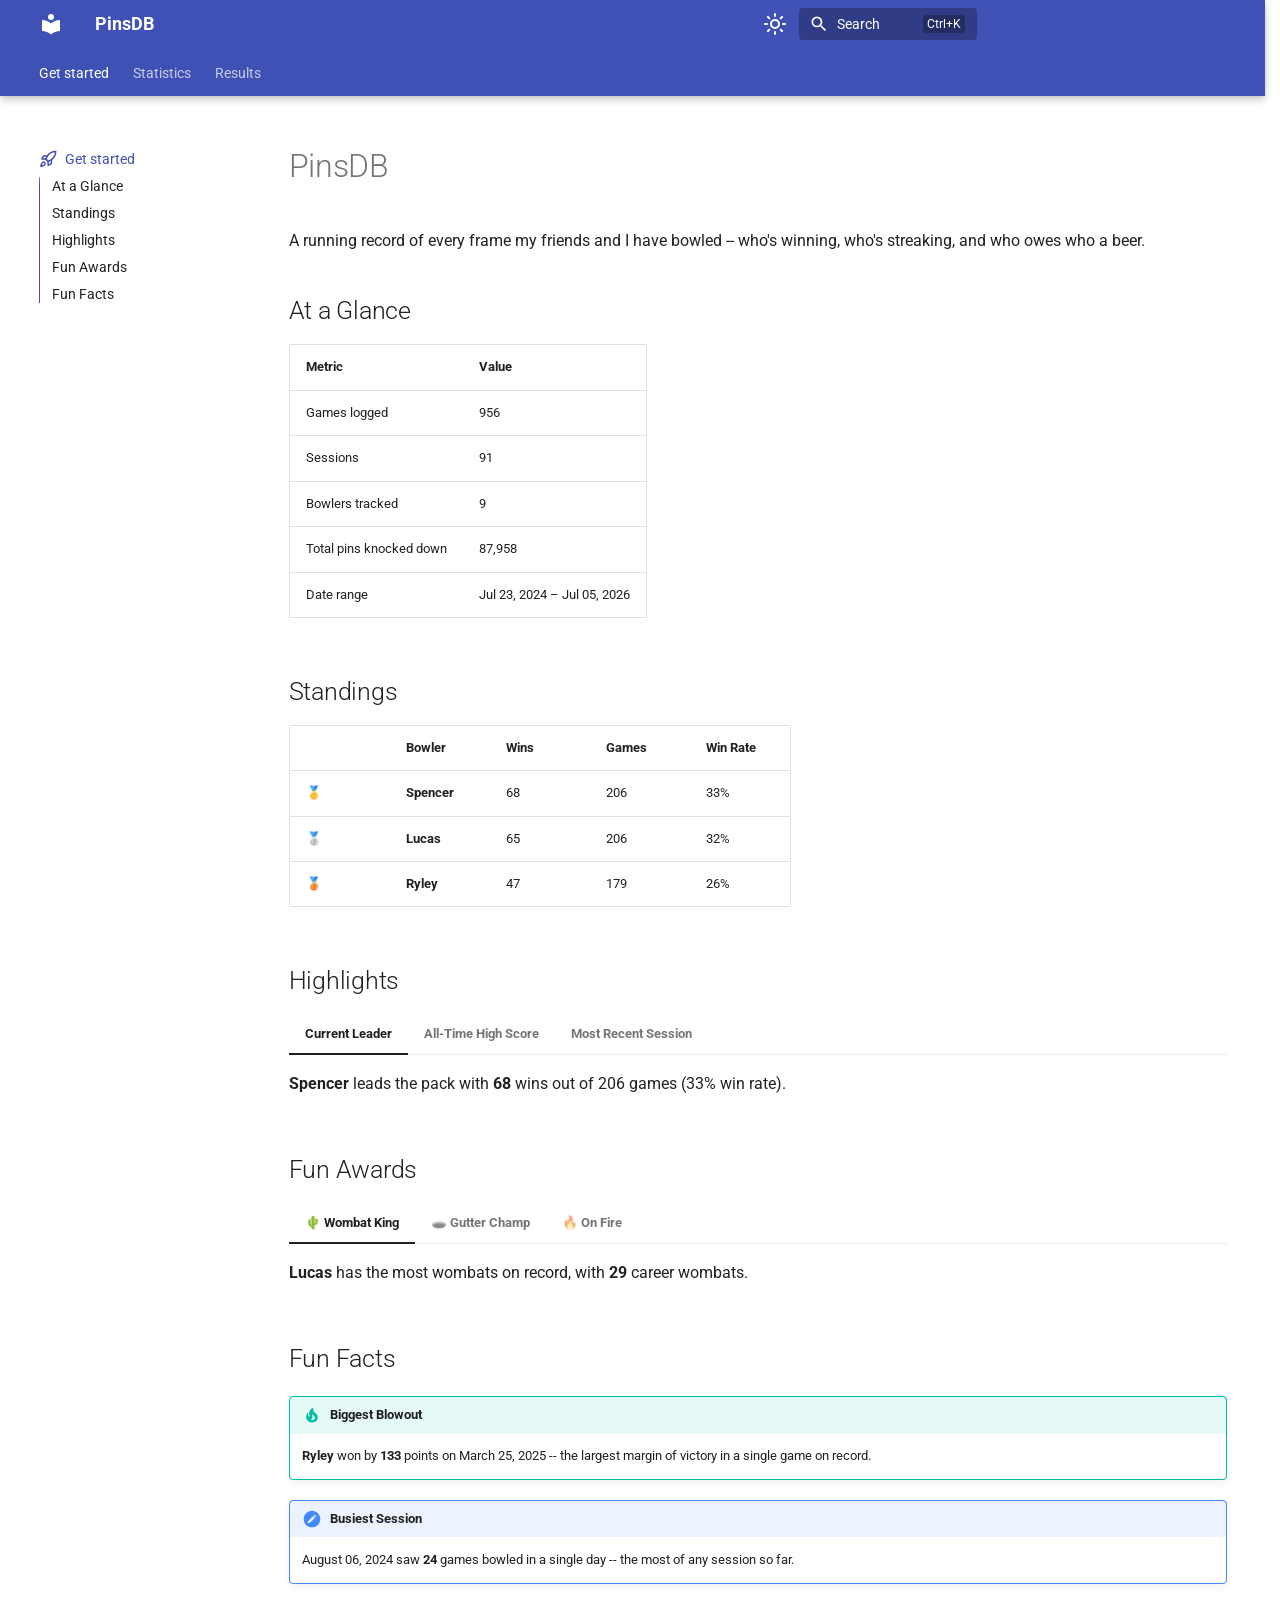
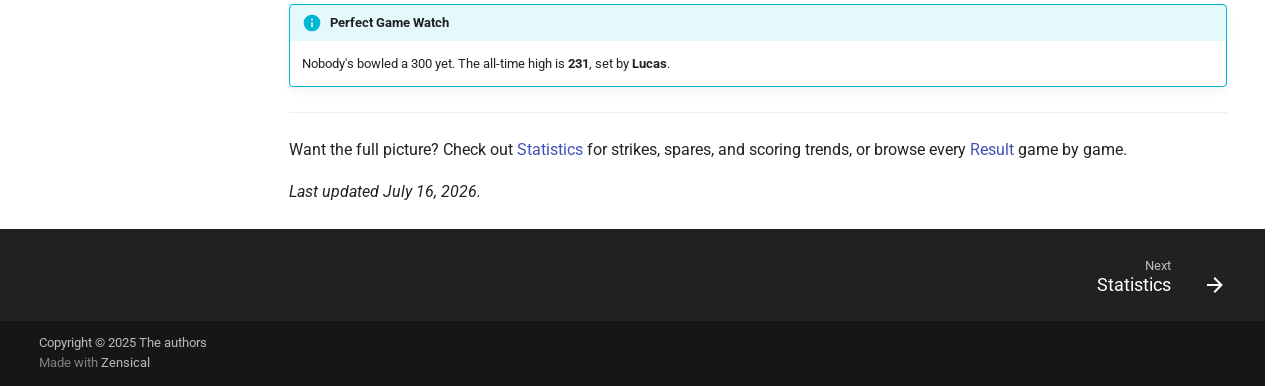
<file: site/index.html>
<!doctype html>
<html lang="en" class="no-js">
  <head>
    
      <meta charset="utf-8">
      <meta name="viewport" content="width=device-width,initial-scale=1">
      
        <meta name="description" content="A new project generated from the default template project.">
      
      
        <meta name="author" content="Lucas Nelson">
      
      
      
      
        <link rel="next" href="statistic.html">
      
      
        
      
      
      <link rel="icon" href="assets/images/favicon.png">
      <meta name="generator" content="zensical-0.0.15">
    
    
      
        <title>PinsDB - PinsDB</title>
      
    
    
      
        
      
      <link rel="stylesheet" href="assets/stylesheets/classic/main.70d17ad7.min.css">
      
        
          
        
        <link rel="stylesheet" href="assets/stylesheets/classic/palette.7dc9a0ad.min.css">
      
      
  
  
    
  
    
  
    
  
    
  
    
  
    
  
    
  
    
  
    
  
    
  
    
  
    
  
  
  <style>:root{}</style>



    
    
      
    
    
      
        
        
        <link rel="preconnect" href="https://fonts.gstatic.com" crossorigin>
        <link rel="stylesheet" href="https://fonts.googleapis.com/css?family=Roboto:300,300i,400,400i,500,500i,700,700i%7CRoboto+Mono:400,400i,700,700i&display=fallback">
        <style>:root{--md-text-font:"Roboto";--md-code-font:"Roboto Mono"}</style>
      
    
    
    <script>__md_scope=new URL(".",location),__md_hash=e=>[...e].reduce(((e,t)=>(e<<5)-e+t.charCodeAt(0)),0),__md_get=(e,t=localStorage,a=__md_scope)=>JSON.parse(t.getItem(a.pathname+"."+e)),__md_set=(e,t,a=localStorage,_=__md_scope)=>{try{a.setItem(_.pathname+"."+e,JSON.stringify(t))}catch(e){}},document.documentElement.setAttribute("data-platform",navigator.platform)</script>
    
      

    
    
  </head>
  
  
    
    
      
    
    
    
    
    <body dir="ltr" data-md-color-scheme="default" data-md-color-primary="indigo" data-md-color-accent="indigo">
  
    
    <input class="md-toggle" data-md-toggle="drawer" type="checkbox" id="__drawer" autocomplete="off">
    <input class="md-toggle" data-md-toggle="search" type="checkbox" id="__search" autocomplete="off">
    <label class="md-overlay" for="__drawer"></label>
    <div data-md-component="skip">
      
        
        <a href="#pinsdb" class="md-skip">
          Skip to content
        </a>
      
    </div>
    <div data-md-component="announce">
      
    </div>
    
    
      

  

<header class="md-header md-header--shadow md-header--lifted" data-md-component="header">
  <nav class="md-header__inner md-grid" aria-label="Header">
    <a href="" title="PinsDB" class="md-header__button md-logo" aria-label="PinsDB" data-md-component="logo">
      
  
  <svg xmlns="http://www.w3.org/2000/svg" viewBox="0 0 24 24"><path d="M12 8a3 3 0 0 0 3-3 3 3 0 0 0-3-3 3 3 0 0 0-3 3 3 3 0 0 0 3 3m0 3.54C9.64 9.35 6.5 8 3 8v11c3.5 0 6.64 1.35 9 3.54 2.36-2.19 5.5-3.54 9-3.54V8c-3.5 0-6.64 1.35-9 3.54"/></svg>

    </a>
    <label class="md-header__button md-icon" for="__drawer">
      
      <svg xmlns="http://www.w3.org/2000/svg" viewBox="0 0 24 24"><path d="M3 6h18v2H3zm0 5h18v2H3zm0 5h18v2H3z"/></svg>
    </label>
    <div class="md-header__title" data-md-component="header-title">
      <div class="md-header__ellipsis">
        <div class="md-header__topic">
          <span class="md-ellipsis">
            PinsDB
          </span>
        </div>
        <div class="md-header__topic" data-md-component="header-topic">
          <span class="md-ellipsis">
            
              PinsDB
            
          </span>
        </div>
      </div>
    </div>
    
      
        <form class="md-header__option" data-md-component="palette">
  
    
    
    
    <input class="md-option" data-md-color-media="none" data-md-color-scheme="default" data-md-color-primary="indigo" data-md-color-accent="indigo"  aria-label="Switch to dark mode"  type="radio" name="__palette" id="__palette_0">
    
      <label class="md-header__button md-icon" title="Switch to dark mode" for="__palette_1" hidden>
        <svg xmlns="http://www.w3.org/2000/svg" fill="none" stroke="currentColor" stroke-linecap="round" stroke-linejoin="round" stroke-width="2" class="lucide lucide-sun" viewBox="0 0 24 24"><circle cx="12" cy="12" r="4"/><path d="M12 2v2M12 20v2M4.93 4.93l1.41 1.41M17.66 17.66l1.41 1.41M2 12h2M20 12h2M6.34 17.66l-1.41 1.41M19.07 4.93l-1.41 1.41"/></svg>
      </label>
    
  
    
    
    
    <input class="md-option" data-md-color-media="none" data-md-color-scheme="slate" data-md-color-primary="indigo" data-md-color-accent="indigo"  aria-label="Switch to light mode"  type="radio" name="__palette" id="__palette_1">
    
      <label class="md-header__button md-icon" title="Switch to light mode" for="__palette_0" hidden>
        <svg xmlns="http://www.w3.org/2000/svg" fill="none" stroke="currentColor" stroke-linecap="round" stroke-linejoin="round" stroke-width="2" class="lucide lucide-moon" viewBox="0 0 24 24"><path d="M20.985 12.486a9 9 0 1 1-9.473-9.472c.405-.022.617.46.402.803a6 6 0 0 0 8.268 8.268c.344-.215.825-.004.803.401"/></svg>
      </label>
    
  
</form>
      
    
    
      <script>var palette=__md_get("__palette");if(palette&&palette.color){if("(prefers-color-scheme)"===palette.color.media){var media=matchMedia("(prefers-color-scheme: light)"),input=document.querySelector(media.matches?"[data-md-color-media='(prefers-color-scheme: light)']":"[data-md-color-media='(prefers-color-scheme: dark)']");palette.color.media=input.getAttribute("data-md-color-media"),palette.color.scheme=input.getAttribute("data-md-color-scheme"),palette.color.primary=input.getAttribute("data-md-color-primary"),palette.color.accent=input.getAttribute("data-md-color-accent")}for(var[key,value]of Object.entries(palette.color))document.body.setAttribute("data-md-color-"+key,value)}</script>
    
    
    
      
      
        <label class="md-header__button md-icon" for="__search">
          
          <svg xmlns="http://www.w3.org/2000/svg" viewBox="0 0 24 24"><path d="M9.5 3A6.5 6.5 0 0 1 16 9.5c0 1.61-.59 3.09-1.56 4.23l.27.27h.79l5 5-1.5 1.5-5-5v-.79l-.27-.27A6.52 6.52 0 0 1 9.5 16 6.5 6.5 0 0 1 3 9.5 6.5 6.5 0 0 1 9.5 3m0 2C7 5 5 7 5 9.5S7 14 9.5 14 14 12 14 9.5 12 5 9.5 5"/></svg>
        </label>
        <div class="md-search" data-md-component="search" role="dialog" aria-label="Search">
  <button type="button" class="md-search__button">
    Search
  </button>
</div>
      
    
    <div class="md-header__source">
      
    </div>
  </nav>
  
    
      
<nav class="md-tabs" aria-label="Tabs" data-md-component="tabs">
  <div class="md-grid">
    <ul class="md-tabs__list">
      
        
  
  
  
    
  
  
    <li class="md-tabs__item md-tabs__item--active">
      <a href="" class="md-tabs__link">
        
  
  Get started

      </a>
    </li>
  

      
        
  
  
  
  
    <li class="md-tabs__item">
      <a href="statistic.html" class="md-tabs__link">
        
  
  Statistics

      </a>
    </li>
  

      
        
  
  
  
  
    <li class="md-tabs__item">
      <a href="results.html" class="md-tabs__link">
        
  
  Results

      </a>
    </li>
  

      
    </ul>
  </div>
</nav>
    
  
</header>
    
    <div class="md-container" data-md-component="container">
      
      
        
      
      <main class="md-main" data-md-component="main">
        <div class="md-main__inner md-grid">
          
            
              
              <div class="md-sidebar md-sidebar--primary" data-md-component="sidebar" data-md-type="navigation" >
                <div class="md-sidebar__scrollwrap">
                  <div class="md-sidebar__inner">
                    


  


  

<nav class="md-nav md-nav--primary md-nav--lifted md-nav--integrated" aria-label="Navigation" data-md-level="0">
  <label class="md-nav__title" for="__drawer">
    <a href="" title="PinsDB" class="md-nav__button md-logo" aria-label="PinsDB" data-md-component="logo">
      
  
  <svg xmlns="http://www.w3.org/2000/svg" viewBox="0 0 24 24"><path d="M12 8a3 3 0 0 0 3-3 3 3 0 0 0-3-3 3 3 0 0 0-3 3 3 3 0 0 0 3 3m0 3.54C9.64 9.35 6.5 8 3 8v11c3.5 0 6.64 1.35 9 3.54 2.36-2.19 5.5-3.54 9-3.54V8c-3.5 0-6.64 1.35-9 3.54"/></svg>

    </a>
    PinsDB
  </label>
  
  <ul class="md-nav__list" data-md-scrollfix>
    
      
      
  
  
    
  
  
  
    <li class="md-nav__item md-nav__item--active">
      
      <input class="md-nav__toggle md-toggle" type="checkbox" id="__toc">
      
      
        
      
      
        <label class="md-nav__link md-nav__link--active" for="__toc">
          
  
  
    <svg xmlns="http://www.w3.org/2000/svg" fill="none" stroke="currentColor" stroke-linecap="round" stroke-linejoin="round" stroke-width="2" class="lucide lucide-rocket" viewBox="0 0 24 24"><path d="M4.5 16.5c-1.5 1.26-2 5-2 5s3.74-.5 5-2c.71-.84.7-2.13-.09-2.91a2.18 2.18 0 0 0-2.91-.09M12 15l-3-3a22 22 0 0 1 2-3.95A12.88 12.88 0 0 1 22 2c0 2.72-.78 7.5-6 11a22.4 22.4 0 0 1-4 2"/><path d="M9 12H4s.55-3.03 2-4c1.62-1.08 5 0 5 0M12 15v5s3.03-.55 4-2c1.08-1.62 0-5 0-5"/></svg>
  
  <span class="md-ellipsis">
    
  
    Get started
  

    
  </span>
  
  

          <span class="md-nav__icon md-icon"></span>
        </label>
      
      <a href="" class="md-nav__link md-nav__link--active">
        
  
  
    <svg xmlns="http://www.w3.org/2000/svg" fill="none" stroke="currentColor" stroke-linecap="round" stroke-linejoin="round" stroke-width="2" class="lucide lucide-rocket" viewBox="0 0 24 24"><path d="M4.5 16.5c-1.5 1.26-2 5-2 5s3.74-.5 5-2c.71-.84.7-2.13-.09-2.91a2.18 2.18 0 0 0-2.91-.09M12 15l-3-3a22 22 0 0 1 2-3.95A12.88 12.88 0 0 1 22 2c0 2.72-.78 7.5-6 11a22.4 22.4 0 0 1-4 2"/><path d="M9 12H4s.55-3.03 2-4c1.62-1.08 5 0 5 0M12 15v5s3.03-.55 4-2c1.08-1.62 0-5 0-5"/></svg>
  
  <span class="md-ellipsis">
    
  
    Get started
  

    
  </span>
  
  

      </a>
      
        


<nav class="md-nav md-nav--secondary" aria-label="On this page">
  
  
  
    
  
  
    <label class="md-nav__title" for="__toc">
      <span class="md-nav__icon md-icon"></span>
      On this page
    </label>
    <ul class="md-nav__list" data-md-component="toc" data-md-scrollfix>
      
        <li class="md-nav__item">
  <a href="#at-a-glance" class="md-nav__link">
    <span class="md-ellipsis">
      
        At a Glance
      
    </span>
  </a>
  
</li>
      
        <li class="md-nav__item">
  <a href="#standings" class="md-nav__link">
    <span class="md-ellipsis">
      
        Standings
      
    </span>
  </a>
  
</li>
      
        <li class="md-nav__item">
  <a href="#highlights" class="md-nav__link">
    <span class="md-ellipsis">
      
        Highlights
      
    </span>
  </a>
  
</li>
      
        <li class="md-nav__item">
  <a href="#fun-awards" class="md-nav__link">
    <span class="md-ellipsis">
      
        Fun Awards
      
    </span>
  </a>
  
</li>
      
        <li class="md-nav__item">
  <a href="#fun-facts" class="md-nav__link">
    <span class="md-ellipsis">
      
        Fun Facts
      
    </span>
  </a>
  
</li>
      
    </ul>
  
</nav>
      
    </li>
  

    
      
      
  
  
  
  
    <li class="md-nav__item">
      <a href="statistic.html" class="md-nav__link">
        
  
  
  <span class="md-ellipsis">
    
  
    Statistics
  

    
  </span>
  
  

      </a>
    </li>
  

    
      
      
  
  
  
  
    <li class="md-nav__item">
      <a href="results.html" class="md-nav__link">
        
  
  
  <span class="md-ellipsis">
    
  
    Results
  

    
  </span>
  
  

      </a>
    </li>
  

    
  </ul>
</nav>
                  </div>
                </div>
              </div>
            
            
          
          
            <div class="md-content" data-md-component="content">
              
                



  


              
              <article class="md-content__inner md-typeset">
                
                  

<h1 id="pinsdb">PinsDB</h1>
<p>A running record of every frame my friends and I have bowled -- who's winning, who's streaking, and who owes who a beer.</p>
<h2 id="at-a-glance">At a Glance</h2>
<table>
<thead>
<tr>
<th>Metric</th>
<th>Value</th>
</tr>
</thead>
<tbody>
<tr>
<td>Games logged</td>
<td>956</td>
</tr>
<tr>
<td>Sessions</td>
<td>91</td>
</tr>
<tr>
<td>Bowlers tracked</td>
<td>9</td>
</tr>
<tr>
<td>Total pins knocked down</td>
<td>87,958</td>
</tr>
<tr>
<td>Date range</td>
<td>Jul 23, 2024 – Jul 05, 2026</td>
</tr>
</tbody>
</table>
<h2 id="standings">Standings</h2>
<table>
<thead>
<tr>
<th></th>
<th>Bowler</th>
<th>Wins</th>
<th>Games</th>
<th>Win Rate</th>
</tr>
</thead>
<tbody>
<tr>
<td>🥇</td>
<td><strong>Spencer</strong></td>
<td>68</td>
<td>206</td>
<td>33%</td>
</tr>
<tr>
<td>🥈</td>
<td><strong>Lucas</strong></td>
<td>65</td>
<td>206</td>
<td>32%</td>
</tr>
<tr>
<td>🥉</td>
<td><strong>Ryley</strong></td>
<td>47</td>
<td>179</td>
<td>26%</td>
</tr>
</tbody>
</table>
<h2 id="highlights">Highlights</h2>
<div class="tabbed-set tabbed-alternate" data-tabs="1:3"><input checked="checked" id="__tabbed_1_1" name="__tabbed_1" type="radio" /><input id="__tabbed_1_2" name="__tabbed_1" type="radio" /><input id="__tabbed_1_3" name="__tabbed_1" type="radio" /><div class="tabbed-labels"><label for="__tabbed_1_1">Current Leader</label><label for="__tabbed_1_2">All-Time High Score</label><label for="__tabbed_1_3">Most Recent Session</label></div>
<div class="tabbed-content">
<div class="tabbed-block">
<p><strong>Spencer</strong> leads the pack with <strong>68</strong> wins out of 206 games (33% win rate).</p>
</div>
<div class="tabbed-block">
<p><strong>Lucas</strong> holds the top score with a <strong>231</strong>, bowled on November 25, 2025.</p>
</div>
<div class="tabbed-block">
<p>July 05, 2026</p>
<table>
<thead>
<tr>
<th>Game</th>
<th>Bowler</th>
<th>Score</th>
</tr>
</thead>
<tbody>
<tr>
<td>1</td>
<td>Lucas</td>
<td>152</td>
</tr>
<tr>
<td>1</td>
<td>Cam</td>
<td>143</td>
</tr>
<tr>
<td>1</td>
<td>Ryley</td>
<td>143</td>
</tr>
<tr>
<td>1</td>
<td>Spencer</td>
<td>125</td>
</tr>
<tr>
<td>1</td>
<td>Stuart</td>
<td>91</td>
</tr>
<tr>
<td>2</td>
<td>Lucas</td>
<td>172</td>
</tr>
<tr>
<td>2</td>
<td>Cam</td>
<td>161</td>
</tr>
<tr>
<td>2</td>
<td>Spencer</td>
<td>157</td>
</tr>
<tr>
<td>2</td>
<td>Stuart</td>
<td>107</td>
</tr>
<tr>
<td>2</td>
<td>Ryley</td>
<td>106</td>
</tr>
<tr>
<td>3</td>
<td>Lucas</td>
<td>175</td>
</tr>
<tr>
<td>3</td>
<td>Cam</td>
<td>156</td>
</tr>
<tr>
<td>3</td>
<td>Spencer</td>
<td>140</td>
</tr>
<tr>
<td>3</td>
<td>Ryley</td>
<td>124</td>
</tr>
<tr>
<td>3</td>
<td>Stuart</td>
<td>60</td>
</tr>
</tbody>
</table>
</div>
</div>
</div>
<h2 id="fun-awards">Fun Awards</h2>
<div class="tabbed-set tabbed-alternate" data-tabs="2:3"><input checked="checked" id="__tabbed_2_1" name="__tabbed_2" type="radio" /><input id="__tabbed_2_2" name="__tabbed_2" type="radio" /><input id="__tabbed_2_3" name="__tabbed_2" type="radio" /><div class="tabbed-labels"><label for="__tabbed_2_1">🌵 Wombat King</label><label for="__tabbed_2_2">🕳️ Gutter Champ</label><label for="__tabbed_2_3">🔥 On Fire</label></div>
<div class="tabbed-content">
<div class="tabbed-block">
<p><strong>Lucas</strong> has the most wombats on record, with <strong>29</strong> career wombats.</p>
</div>
<div class="tabbed-block">
<p><strong>Lucas</strong> has thrown the most gutter frames, with <strong>32</strong> and counting. A dubious honor.</p>
</div>
<div class="tabbed-block">
<p><strong>Lucas</strong> is riding a <strong>3</strong>-game win streak heading into the next session.</p>
</div>
</div>
</div>
<h2 id="fun-facts">Fun Facts</h2>
<div class="admonition tip">
<p class="admonition-title">Biggest Blowout</p>
<p><strong>Ryley</strong> won by <strong>133</strong> points on March 25, 2025 -- the largest margin of victory in a single game on record.</p>
</div>
<div class="admonition note">
<p class="admonition-title">Busiest Session</p>
<p>August 06, 2024 saw <strong>24</strong> games bowled in a single day -- the most of any session so far.</p>
</div>
<div class="admonition info">
<p class="admonition-title">Perfect Game Watch</p>
<p>Nobody's bowled a 300 yet. The all-time high is <strong>231</strong>, set by <strong>Lucas</strong>.</p>
</div>
<hr />
<p>Want the full picture? Check out <a href="statistic.html">Statistics</a> for strikes, spares, and scoring trends, or browse every <a href="results.html">Result</a> game by game.</p>
<p><em>Last updated July 16, 2026.</em></p>









  
  






                
              </article>
            </div>
          
          
  <script>var tabs=__md_get("__tabs");if(Array.isArray(tabs))e:for(var set of document.querySelectorAll(".tabbed-set")){var labels=set.querySelector(".tabbed-labels");for(var tab of tabs)for(var label of labels.getElementsByTagName("label"))if(label.innerText.trim()===tab){var input=document.getElementById(label.htmlFor);input.checked=!0;continue e}}</script>

<script>var target=document.getElementById(location.hash.slice(1));target&&target.name&&(target.checked=target.name.startsWith("__tabbed_"))</script>
        </div>
        
          <button type="button" class="md-top md-icon" data-md-component="top" hidden>
  
  <svg xmlns="http://www.w3.org/2000/svg" viewBox="0 0 24 24"><path d="M13 20h-2V8l-5.5 5.5-1.42-1.42L12 4.16l7.92 7.92-1.42 1.42L13 8z"/></svg>
  Back to top
</button>
        
      </main>
      
        <footer class="md-footer">
  
    
      
      <nav class="md-footer__inner md-grid" aria-label="Footer" >
        
        
          
          <a href="statistic.html" class="md-footer__link md-footer__link--next" aria-label="Next: Statistics">
            <div class="md-footer__title">
              <span class="md-footer__direction">
                Next
              </span>
              <div class="md-ellipsis">
                Statistics
              </div>
            </div>
            <div class="md-footer__button md-icon">
              
              <svg xmlns="http://www.w3.org/2000/svg" viewBox="0 0 24 24"><path d="M4 11v2h12l-5.5 5.5 1.42 1.42L19.84 12l-7.92-7.92L10.5 5.5 16 11z"/></svg>
            </div>
          </a>
        
      </nav>
    
  
  <div class="md-footer-meta md-typeset">
    <div class="md-footer-meta__inner md-grid">
      <div class="md-copyright">
  
    <div class="md-copyright__highlight">
      Copyright &copy; 2025 The authors

    </div>
  
  
    Made with
    <a href="https://zensical.org/" target="_blank" rel="noopener">
      Zensical
    </a>
  
</div>
      
    </div>
  </div>
</footer>
      
    </div>
    <div class="md-dialog" data-md-component="dialog">
      <div class="md-dialog__inner md-typeset"></div>
    </div>
    
    
    
      
      
      
      <script id="__config" type="application/json">{"annotate":null,"base":".","features":["announce.dismiss","content.code.annotate","content.code.copy","content.code.select","content.footnote.tooltips","content.tabs.link","content.tooltips","navigation.expand","navigation.footer","navigation.indexes","navigation.instant","navigation.instant.prefetch","navigation.path","navigation.sections","navigation.tabs","navigation.tabs.sticky","navigation.top","navigation.tracking","search.highlight","toc.follow","toc.integrate"],"search":"assets/javascripts/workers/search.e2d2d235.min.js","tags":null,"translations":{"clipboard.copied":"Copied to clipboard","clipboard.copy":"Copy to clipboard","search.result.more.one":"1 more on this page","search.result.more.other":"# more on this page","search.result.none":"No matching documents","search.result.one":"1 matching document","search.result.other":"# matching documents","search.result.placeholder":"Type to start searching","search.result.term.missing":"Missing","select.version":"Select version"},"version":null}</script>
    
    
      <script src="assets/javascripts/bundle.00c35305.min.js"></script>
      
    
  </body>
</html>
</file>
<file: site/assets/stylesheets/classic/main.70d17ad7.min.css>
@charset "UTF-8";html{-webkit-text-size-adjust:none;-moz-text-size-adjust:none;text-size-adjust:none;box-sizing:border-box}*,:after,:before{box-sizing:inherit}@media (prefers-reduced-motion){*,:after,:before{transition:none!important}}body{margin:0}a,button,input,label{-webkit-tap-highlight-color:transparent}a{color:inherit;text-decoration:none}hr{border:0;box-sizing:initial;display:block;height:.05rem;overflow:visible;padding:0}small{font-size:80%}sub,sup{line-height:1em}img{border-style:none}table{border-collapse:initial;border-spacing:0}td,th{font-weight:400;vertical-align:top}button{background:#0000;border:0;font-family:inherit;font-size:inherit;margin:0;padding:0}input{border:0;outline:none}:root{--md-primary-fg-color:#4051b5;--md-primary-fg-color--light:#5d6cc0;--md-primary-fg-color--dark:#303fa1;--md-primary-bg-color:#fff;--md-primary-bg-color--light:#ffffffb3;--md-accent-fg-color:#526cfe;--md-accent-fg-color--transparent:#526cfe1a;--md-accent-bg-color:#fff;--md-accent-bg-color--light:#ffffffb3}[data-md-color-scheme=default]{color-scheme:light}[data-md-color-scheme=default] img[src$="#gh-dark-mode-only"],[data-md-color-scheme=default] img[src$="#only-dark"]{display:none}:root,[data-md-color-scheme=default]{--md-hue:225deg;--md-default-fg-color:#000000de;--md-default-fg-color--light:#0000008a;--md-default-fg-color--lighter:#00000052;--md-default-fg-color--lightest:#00000012;--md-default-bg-color:#fff;--md-default-bg-color--light:#ffffffb3;--md-default-bg-color--lighter:#ffffff4d;--md-default-bg-color--lightest:#ffffff1f;--md-code-fg-color:#36464e;--md-code-bg-color:#f5f5f5;--md-code-bg-color--light:#f5f5f5b3;--md-code-bg-color--lighter:#f5f5f54d;--md-code-hl-color:#4287ff;--md-code-hl-color--light:#4287ff1a;--md-code-hl-number-color:#d52a2a;--md-code-hl-special-color:#db1457;--md-code-hl-function-color:#a846b9;--md-code-hl-constant-color:#6e59d9;--md-code-hl-keyword-color:#3f6ec6;--md-code-hl-string-color:#1c7d4d;--md-code-hl-name-color:var(--md-code-fg-color);--md-code-hl-operator-color:var(--md-default-fg-color--light);--md-code-hl-punctuation-color:var(--md-default-fg-color--light);--md-code-hl-comment-color:var(--md-default-fg-color--light);--md-code-hl-generic-color:var(--md-default-fg-color--light);--md-code-hl-variable-color:var(--md-default-fg-color--light);--md-typeset-color:var(--md-default-fg-color);--md-typeset-a-color:var(--md-primary-fg-color);--md-typeset-del-color:#f5503d26;--md-typeset-ins-color:#0bd57026;--md-typeset-kbd-color:#fafafa;--md-typeset-kbd-accent-color:#fff;--md-typeset-kbd-border-color:#b8b8b8;--md-typeset-mark-color:#ffff0080;--md-typeset-table-color:#0000001f;--md-typeset-table-color--light:rgba(0,0,0,.035);--md-admonition-fg-color:var(--md-default-fg-color);--md-admonition-bg-color:var(--md-default-bg-color);--md-warning-fg-color:#000000de;--md-warning-bg-color:#ff9;--md-footer-fg-color:#fff;--md-footer-fg-color--light:#ffffffb3;--md-footer-fg-color--lighter:#ffffff73;--md-footer-bg-color:#000000de;--md-footer-bg-color--dark:#00000052;--md-shadow-z1:0 0.2rem 0.5rem #0000000d,0 0 0.05rem #0000001a;--md-shadow-z2:0 0.2rem 0.5rem #0000001a,0 0 0.05rem #00000040;--md-shadow-z3:0 0.2rem 0.5rem #0003,0 0 0.05rem #00000059;--color-foreground:0 0 0;--color-background:255 255 255;--color-background-subtle:240 240 240;--color-backdrop:255 255 255}.md-icon svg{fill:currentcolor;display:block;height:1.2rem;width:1.2rem}.md-icon svg.lucide{fill:#0000;stroke:currentcolor}body{-webkit-font-smoothing:antialiased;-moz-osx-font-smoothing:grayscale;--md-text-font-family:var(--md-text-font,_),-apple-system,BlinkMacSystemFont,Helvetica,Arial,sans-serif;--md-code-font-family:var(--md-code-font,_),SFMono-Regular,Consolas,Menlo,monospace}aside,body,input{font-feature-settings:"kern","liga";color:var(--md-typeset-color);font-family:var(--md-text-font-family)}code,kbd,pre{font-feature-settings:"kern";font-family:var(--md-code-font-family)}:root{--md-typeset-table-sort-icon:url('data:image/svg+xml;charset=utf-8,<svg xmlns="http://www.w3.org/2000/svg" viewBox="0 0 24 24"><path d="m18 21-4-4h3V7h-3l4-4 4 4h-3v10h3M2 19v-2h10v2M2 13v-2h7v2M2 7V5h4v2z"/></svg>');--md-typeset-table-sort-icon--asc:url('data:image/svg+xml;charset=utf-8,<svg xmlns="http://www.w3.org/2000/svg" viewBox="0 0 24 24"><path d="M19 17h3l-4 4-4-4h3V3h2M2 17h10v2H2M6 5v2H2V5m0 6h7v2H2z"/></svg>');--md-typeset-table-sort-icon--desc:url('data:image/svg+xml;charset=utf-8,<svg xmlns="http://www.w3.org/2000/svg" viewBox="0 0 24 24"><path d="M19 7h3l-4-4-4 4h3v14h2M2 17h10v2H2M6 5v2H2V5m0 6h7v2H2z"/></svg>')}.md-typeset{-webkit-print-color-adjust:exact;color-adjust:exact;font-size:.8rem;line-height:1.6;overflow-wrap:break-word}@media print{.md-typeset{font-size:.68rem}}.md-typeset blockquote,.md-typeset dl,.md-typeset figure,.md-typeset ol,.md-typeset pre,.md-typeset ul{margin-bottom:1em;margin-top:1em}.md-typeset h1{color:var(--md-default-fg-color--light);font-size:2em;line-height:1.3;margin:0 0 1.25em}.md-typeset h1,.md-typeset h2{font-weight:300;letter-spacing:-.01em}.md-typeset h2{font-size:1.5625em;line-height:1.4;margin:1.6em 0 .64em}.md-typeset h3{font-size:1.25em;font-weight:400;letter-spacing:-.01em;line-height:1.5;margin:1.6em 0 .8em}.md-typeset h2+h3{margin-top:.8em}.md-typeset h4{font-weight:700;letter-spacing:-.01em;margin:1em 0}.md-typeset h5,.md-typeset h6{color:var(--md-default-fg-color--light);font-size:.8em;font-weight:700;letter-spacing:-.01em;margin:1.25em 0}.md-typeset h5{text-transform:uppercase}.md-typeset h5 code{text-transform:none}.md-typeset hr{border-bottom:.05rem solid var(--md-default-fg-color--lightest);display:flow-root;margin:1.5em 0}.md-typeset a{color:var(--md-typeset-a-color);word-break:break-word}.md-typeset a,.md-typeset a:before{transition:color 125ms}.md-typeset a:focus,.md-typeset a:hover{color:var(--md-accent-fg-color)}.md-typeset a:focus code,.md-typeset a:hover code{background-color:var(--md-accent-fg-color--transparent);color:var(--md-accent-fg-color)}.md-typeset a code{color:var(--md-typeset-a-color)}.md-typeset a.focus-visible{outline-color:var(--md-accent-fg-color);outline-offset:.2rem}.md-typeset code,.md-typeset kbd,.md-typeset pre{color:var(--md-code-fg-color);direction:ltr;font-variant-ligatures:none;transition:background-color 125ms}@media print{.md-typeset code,.md-typeset kbd,.md-typeset pre{white-space:pre-wrap}}.md-typeset code{background-color:var(--md-code-bg-color);border-radius:.1rem;-webkit-box-decoration-break:clone;box-decoration-break:clone;font-size:.85em;padding:0 .2941176471em;transition:color 125ms,background-color 125ms;word-break:break-word}.md-typeset code:not(.focus-visible){-webkit-tap-highlight-color:transparent;outline:none}.md-typeset pre{display:flow-root;line-height:1.4;position:relative}.md-typeset pre>code{-webkit-box-decoration-break:slice;box-decoration-break:slice;box-shadow:none;display:block;margin:0;outline-color:var(--md-accent-fg-color);overflow:auto;padding:.7720588235em 1.1764705882em;scrollbar-color:var(--md-default-fg-color--lighter) #0000;scrollbar-width:thin;touch-action:auto;word-break:normal}.md-typeset pre>code:hover{scrollbar-color:var(--md-accent-fg-color) #0000}.md-typeset pre>code::-webkit-scrollbar{height:.2rem;width:.2rem}.md-typeset pre>code::-webkit-scrollbar-thumb{background-color:var(--md-default-fg-color--lighter)}.md-typeset pre>code::-webkit-scrollbar-thumb:hover{background-color:var(--md-accent-fg-color)}.md-typeset kbd{background-color:var(--md-typeset-kbd-color);border-radius:.1rem;box-shadow:0 .1rem 0 .05rem var(--md-typeset-kbd-border-color),0 .1rem 0 var(--md-typeset-kbd-border-color),0 -.1rem .2rem var(--md-typeset-kbd-accent-color) inset;color:var(--md-default-fg-color);display:inline-block;font-size:.75em;padding:0 .6666666667em;vertical-align:text-top;word-break:break-word}.md-typeset mark{background-color:var(--md-typeset-mark-color);-webkit-box-decoration-break:clone;box-decoration-break:clone;color:inherit;word-break:break-word}.md-typeset abbr{cursor:help;text-decoration:none}.md-typeset [data-preview],.md-typeset abbr{border-bottom:.05rem dotted var(--md-default-fg-color--light)}.md-typeset small{opacity:.75}[dir=ltr] .md-typeset sub,[dir=ltr] .md-typeset sup{margin-left:.078125em}[dir=rtl] .md-typeset sub,[dir=rtl] .md-typeset sup{margin-right:.078125em}[dir=ltr] .md-typeset blockquote{padding-left:.6rem}[dir=rtl] .md-typeset blockquote{padding-right:.6rem}[dir=ltr] .md-typeset blockquote{border-left:.2rem solid var(--md-default-fg-color--lighter)}[dir=rtl] .md-typeset blockquote{border-right:.2rem solid var(--md-default-fg-color--lighter)}.md-typeset blockquote{color:var(--md-default-fg-color--light);margin-left:0;margin-right:0}.md-typeset ul{list-style-type:disc}.md-typeset ul[type]{list-style-type:revert-layer}[dir=ltr] .md-typeset ol,[dir=ltr] .md-typeset ul{margin-left:.625em}[dir=rtl] .md-typeset ol,[dir=rtl] .md-typeset ul{margin-right:.625em}.md-typeset ol,.md-typeset ul{padding:0}.md-typeset ol:not([hidden]),.md-typeset ul:not([hidden]){display:flow-root}.md-typeset ol ol,.md-typeset ul ol{list-style-type:lower-alpha}.md-typeset ol ol ol,.md-typeset ul ol ol{list-style-type:lower-roman}.md-typeset ol ol ol ol,.md-typeset ul ol ol ol{list-style-type:upper-alpha}.md-typeset ol ol ol ol ol,.md-typeset ul ol ol ol ol{list-style-type:upper-roman}.md-typeset ol[type],.md-typeset ul[type]{list-style-type:revert-layer}[dir=ltr] .md-typeset ol li,[dir=ltr] .md-typeset ul li{margin-left:1.25em}[dir=rtl] .md-typeset ol li,[dir=rtl] .md-typeset ul li{margin-right:1.25em}.md-typeset ol li,.md-typeset ul li{margin-bottom:.5em}.md-typeset ol li blockquote,.md-typeset ol li p,.md-typeset ul li blockquote,.md-typeset ul li p{margin:.5em 0}.md-typeset ol li:last-child,.md-typeset ul li:last-child{margin-bottom:0}[dir=ltr] .md-typeset ol li ol,[dir=ltr] .md-typeset ol li ul,[dir=ltr] .md-typeset ul li ol,[dir=ltr] .md-typeset ul li ul{margin-left:.625em}[dir=rtl] .md-typeset ol li ol,[dir=rtl] .md-typeset ol li ul,[dir=rtl] .md-typeset ul li ol,[dir=rtl] .md-typeset ul li ul{margin-right:.625em}.md-typeset ol li ol,.md-typeset ol li ul,.md-typeset ul li ol,.md-typeset ul li ul{margin-bottom:.5em;margin-top:.5em}[dir=ltr] .md-typeset dd{margin-left:1.875em}[dir=rtl] .md-typeset dd{margin-right:1.875em}.md-typeset dd{margin-bottom:1.5em;margin-top:1em}.md-typeset img,.md-typeset svg,.md-typeset video{height:auto;max-width:100%}.md-typeset img[align=left]{margin:1em 1em 1em 0}.md-typeset img[align=right]{margin:1em 0 1em 1em}.md-typeset img[align]:only-child{margin-top:0}.md-typeset figure{display:flow-root;margin:1em auto;max-width:100%;text-align:center;width:fit-content}.md-typeset figure img{display:block;margin:0 auto}.md-typeset figcaption{font-style:italic;margin:1em auto;max-width:24rem}.md-typeset iframe{max-width:100%}.md-typeset table:not([class]){background-color:var(--md-default-bg-color);border:.05rem solid var(--md-typeset-table-color);border-radius:.1rem;display:inline-block;font-size:.64rem;max-width:100%;overflow:auto;touch-action:auto}@media print{.md-typeset table:not([class]){display:table}}.md-typeset table:not([class])+*{margin-top:1.5em}.md-typeset table:not([class]) td>:first-child,.md-typeset table:not([class]) th>:first-child{margin-top:0}.md-typeset table:not([class]) td>:last-child,.md-typeset table:not([class]) th>:last-child{margin-bottom:0}.md-typeset table:not([class]) td:not([align]),.md-typeset table:not([class]) th:not([align]){text-align:left}[dir=rtl] .md-typeset table:not([class]) td:not([align]),[dir=rtl] .md-typeset table:not([class]) th:not([align]){text-align:right}.md-typeset table:not([class]) th{font-weight:700;min-width:5rem;padding:.9375em 1.25em;vertical-align:top}.md-typeset table:not([class]) td{border-top:.05rem solid var(--md-typeset-table-color);padding:.9375em 1.25em;vertical-align:top}.md-typeset table:not([class]) tbody tr{transition:background-color 125ms}.md-typeset table:not([class]) tbody tr:hover{background-color:var(--md-typeset-table-color--light);box-shadow:0 .05rem 0 var(--md-default-bg-color) inset}.md-typeset table:not([class]) a{word-break:normal}.md-typeset table th[role=columnheader]{cursor:pointer}[dir=ltr] .md-typeset table th[role=columnheader]:after{margin-left:.5em}[dir=rtl] .md-typeset table th[role=columnheader]:after{margin-right:.5em}.md-typeset table th[role=columnheader]:after{content:"";display:inline-block;height:1.2em;-webkit-mask-image:var(--md-typeset-table-sort-icon);mask-image:var(--md-typeset-table-sort-icon);-webkit-mask-repeat:no-repeat;mask-repeat:no-repeat;-webkit-mask-size:contain;mask-size:contain;transition:background-color 125ms;vertical-align:text-bottom;width:1.2em}.md-typeset table th[role=columnheader]:hover:after{background-color:var(--md-default-fg-color--lighter)}.md-typeset table th[role=columnheader][aria-sort=ascending]:after{background-color:var(--md-default-fg-color--light);-webkit-mask-image:var(--md-typeset-table-sort-icon--asc);mask-image:var(--md-typeset-table-sort-icon--asc)}.md-typeset table th[role=columnheader][aria-sort=descending]:after{background-color:var(--md-default-fg-color--light);-webkit-mask-image:var(--md-typeset-table-sort-icon--desc);mask-image:var(--md-typeset-table-sort-icon--desc)}.md-typeset__scrollwrap{margin:1em -.8rem;overflow-x:auto;touch-action:auto}.md-typeset__table{display:inline-block;margin-bottom:.5em;padding:0 .8rem}@media print{.md-typeset__table{display:block}}html .md-typeset__table table{display:table;margin:0;overflow:hidden;width:100%}@media screen and (max-width:44.984375em){.md-content__inner>pre{margin:1em -.8rem}.md-content__inner>pre code{border-radius:0}}.md-typeset .md-author{border-radius:100%;display:block;flex-shrink:0;height:1.6rem;overflow:hidden;position:relative;transition:color 125ms,transform 125ms;width:1.6rem}.md-typeset .md-author img{display:block}.md-typeset .md-author--more{background:var(--md-default-fg-color--lightest);color:var(--md-default-fg-color--lighter);font-size:.6rem;font-weight:700;line-height:1.6rem;text-align:center}.md-typeset .md-author--long{height:2.4rem;width:2.4rem}.md-typeset a.md-author{transform:scale(1)}.md-typeset a.md-author img{border-radius:100%;filter:grayscale(100%) opacity(75%);transition:filter 125ms}.md-typeset a.md-author:focus,.md-typeset a.md-author:hover{transform:scale(1.1);z-index:1}.md-typeset a.md-author:focus img,.md-typeset a.md-author:hover img{filter:grayscale(0)}.md-banner{background-color:var(--md-footer-bg-color);color:var(--md-footer-fg-color);overflow:auto}@media print{.md-banner{display:none}}.md-banner--warning{background-color:var(--md-warning-bg-color);color:var(--md-warning-fg-color)}.md-banner__inner{font-size:.7rem;margin:.6rem auto;padding:0 .8rem}[dir=ltr] .md-banner__button{float:right}[dir=rtl] .md-banner__button{float:left}.md-banner__button{color:inherit;cursor:pointer;transition:opacity .25s}.no-js .md-banner__button{display:none}.md-banner__button:hover{opacity:.7}html{scrollbar-gutter:stable;font-size:125%;height:100%;overflow-x:hidden}@media screen and (min-width:100em){html{font-size:137.5%}}@media screen and (min-width:125em){html{font-size:150%}}body{background-color:var(--md-default-bg-color);display:flex;flex-direction:column;font-size:.5rem;min-height:100%;position:relative;width:100%}@media print{body{display:block}}@media screen and (max-width:59.984375em){body[data-md-scrolllock]{position:fixed}}.md-grid{margin-left:auto;margin-right:auto;max-width:61rem}.md-container{display:flex;flex-direction:column;flex-grow:1}@media print{.md-container{display:block}}.md-main{flex-grow:1}.md-main__inner{display:flex;height:100%;margin-top:1.5rem}.md-ellipsis{overflow:hidden;text-overflow:ellipsis}.md-toggle{display:none}.md-option{height:0;opacity:0;position:absolute;width:0}.md-option:checked+label:not([hidden]){display:block}.md-option.focus-visible+label{outline-color:var(--md-accent-fg-color);outline-style:auto}.md-skip{background-color:var(--md-default-fg-color);border-radius:.1rem;color:var(--md-default-bg-color);font-size:.64rem;margin:.5rem;opacity:0;outline-color:var(--md-accent-fg-color);padding:.3rem .5rem;position:fixed;transform:translateY(.4rem);z-index:-1}.md-skip:focus{opacity:1;transform:translateY(0);transition:transform .25s cubic-bezier(.4,0,.2,1),opacity 175ms 75ms;z-index:10}@page{margin:25mm}:root{--md-clipboard-icon:url('data:image/svg+xml;charset=utf-8,<svg xmlns="http://www.w3.org/2000/svg" viewBox="0 0 24 24"><path d="M19 21H8V7h11m0-2H8a2 2 0 0 0-2 2v14a2 2 0 0 0 2 2h11a2 2 0 0 0 2-2V7a2 2 0 0 0-2-2m-3-4H4a2 2 0 0 0-2 2v14h2V3h12z"/></svg>')}.md-clipboard{border-radius:.1rem;color:var(--md-default-fg-color--lightest);cursor:pointer;height:1.5em;outline-color:var(--md-accent-fg-color);outline-offset:.1rem;transition:color .25s;width:1.5em;z-index:1}@media print{.md-clipboard{display:none}}.md-clipboard:not(.focus-visible){-webkit-tap-highlight-color:transparent;outline:none}:hover>.md-clipboard{color:var(--md-default-fg-color--light)}.md-clipboard:focus,.md-clipboard:hover{color:var(--md-accent-fg-color)}.md-clipboard:after{background-color:currentcolor;content:"";display:block;height:1.125em;margin:0 auto;-webkit-mask-image:var(--md-clipboard-icon);mask-image:var(--md-clipboard-icon);-webkit-mask-position:center;mask-position:center;-webkit-mask-repeat:no-repeat;mask-repeat:no-repeat;-webkit-mask-size:contain;mask-size:contain;width:1.125em}.md-clipboard--inline{cursor:pointer}.md-clipboard--inline code{transition:color .25s,background-color .25s}.md-clipboard--inline:focus code,.md-clipboard--inline:hover code{background-color:var(--md-accent-fg-color--transparent);color:var(--md-accent-fg-color)}:root{--md-code-select-icon:url('data:image/svg+xml;charset=utf-8,<svg xmlns="http://www.w3.org/2000/svg" viewBox="0 0 24 24"><path d="M19 19h-4v2h4c1.1 0 2-.9 2-2v-4h-2m0-12h-4v2h4v4h2V5c0-1.1-.9-2-2-2M5 5h4V3H5c-1.1 0-2 .9-2 2v4h2m0 6H3v4c0 1.1.9 2 2 2h4v-2H5zm2-4h2v2H7zm4 0h2v2h-2zm4 0h2v2h-2zM7 7h2v2H7zm4 0h2v2h-2zm4 0h2v2h-2zm-8 8h2v2H7zm4 0h2v2h-2zm4 0h2v2h-2z"/></svg>');--md-code-copy-icon:url('data:image/svg+xml;charset=utf-8,<svg xmlns="http://www.w3.org/2000/svg" viewBox="0 0 24 24"><path d="M19 21H8V7h11m0-2H8a2 2 0 0 0-2 2v14a2 2 0 0 0 2 2h11a2 2 0 0 0 2-2V7a2 2 0 0 0-2-2m-3-4H4a2 2 0 0 0-2 2v14h2V3h12z"/></svg>')}.md-typeset .md-code__content{display:grid}.md-code__nav{background-color:var(--md-code-bg-color--lighter);border-radius:.1rem;display:flex;gap:.2rem;padding:.2rem;position:absolute;right:.25em;top:.25em;transition:background-color .25s;z-index:1}:hover>.md-code__nav{background-color:var(--md-code-bg-color--light)}.md-code__button{color:var(--md-default-fg-color--lightest);cursor:pointer;display:block;height:1.5em;outline-color:var(--md-accent-fg-color);outline-offset:.1rem;transition:color .25s;width:1.5em}:hover>*>.md-code__button{color:var(--md-default-fg-color--light)}.md-code__button.focus-visible,.md-code__button:hover{color:var(--md-accent-fg-color)}.md-code__button--active{color:var(--md-default-fg-color)!important}.md-code__button:after{background-color:currentcolor;content:"";display:block;height:1.125em;margin:0 auto;-webkit-mask-position:center;mask-position:center;-webkit-mask-repeat:no-repeat;mask-repeat:no-repeat;-webkit-mask-size:contain;mask-size:contain;width:1.125em}.md-code__button[data-md-type=select]:after{-webkit-mask-image:var(--md-code-select-icon);mask-image:var(--md-code-select-icon)}.md-code__button[data-md-type=copy]:after{-webkit-mask-image:var(--md-code-copy-icon);mask-image:var(--md-code-copy-icon)}@keyframes consent{0%{opacity:0;transform:translateY(100%)}to{opacity:1;transform:translateY(0)}}@keyframes overlay{0%{opacity:0}to{opacity:1}}.md-consent__overlay{animation:overlay .25s both;-webkit-backdrop-filter:blur(.1rem);backdrop-filter:blur(.1rem);background-color:#0000008a;height:100%;opacity:1;position:fixed;top:0;width:100%;z-index:5}.md-consent__inner{animation:consent .5s cubic-bezier(.1,.7,.1,1) both;background-color:var(--md-default-bg-color);border:0;border-radius:.1rem;bottom:0;box-shadow:0 0 .2rem #0000001a,0 .2rem .4rem #0003;max-height:100%;overflow:auto;padding:0;position:fixed;width:100%;z-index:5}.md-consent__form{padding:.8rem}.md-consent__settings{display:none;margin:1em 0}input:checked+.md-consent__settings{display:block}.md-consent__controls{margin-bottom:.8rem}.md-typeset .md-consent__controls .md-button{display:inline}@media screen and (max-width:44.984375em){.md-typeset .md-consent__controls .md-button{display:block;margin-top:.4rem;text-align:center;width:100%}}.md-consent label{cursor:pointer}.md-content{flex-grow:1;min-width:0}.md-content__inner{margin:0 .8rem 1.2rem;padding-top:.6rem}@media screen and (min-width:76.25em){[dir=ltr] .md-sidebar--primary:not([hidden])~.md-content>.md-content__inner{margin-left:1.2rem}[dir=ltr] .md-sidebar--secondary:not([hidden])~.md-content>.md-content__inner,[dir=rtl] .md-sidebar--primary:not([hidden])~.md-content>.md-content__inner{margin-right:1.2rem}[dir=rtl] .md-sidebar--secondary:not([hidden])~.md-content>.md-content__inner{margin-left:1.2rem}}.md-content__inner:before{content:"";display:block;height:.4rem}.md-content__inner>:last-child{margin-bottom:0}[dir=ltr] .md-content__button{float:right}[dir=rtl] .md-content__button{float:left}[dir=ltr] .md-content__button{margin-left:.4rem}[dir=rtl] .md-content__button{margin-right:.4rem}.md-content__button{margin:.4rem 0;padding:0}@media print{.md-content__button{display:none}}.md-typeset .md-content__button{color:var(--md-default-fg-color--lighter)}.md-content__button svg{display:inline;vertical-align:top}[dir=rtl] .md-content__button svg{transform:scaleX(-1)}.md-content__button svg.lucide{fill:#0000;stroke:currentcolor}[dir=ltr] .md-dialog{right:.8rem}[dir=rtl] .md-dialog{left:.8rem}.md-dialog{background-color:var(--md-default-fg-color);border-radius:.1rem;bottom:.8rem;box-shadow:var(--md-shadow-z3);min-width:11.1rem;opacity:0;padding:.4rem .6rem;pointer-events:none;position:fixed;transform:translateY(100%);transition:transform 0ms .4s,opacity .4s;z-index:4}@media print{.md-dialog{display:none}}.md-dialog--active{opacity:1;pointer-events:auto;transform:translateY(0);transition:transform .4s cubic-bezier(.075,.85,.175,1),opacity .4s}.md-dialog__inner{color:var(--md-default-bg-color);font-size:.7rem}.md-feedback{margin:2em 0 1em;text-align:center}.md-feedback fieldset{border:none;margin:0;padding:0}.md-feedback__title{font-weight:700;margin:1em auto}.md-feedback__inner{position:relative}.md-feedback__list{display:flex;flex-wrap:wrap;place-content:baseline center;position:relative}.md-feedback__list:hover .md-icon:not(:disabled){color:var(--md-default-fg-color--lighter)}:disabled .md-feedback__list{min-height:1.8rem}.md-feedback__icon{color:var(--md-default-fg-color--light);cursor:pointer;flex-shrink:0;margin:0 .1rem;transition:color 125ms}.md-feedback__icon:not(:disabled).md-icon:hover{color:var(--md-accent-fg-color)}.md-feedback__icon:disabled{color:var(--md-default-fg-color--lightest);pointer-events:none}.md-feedback__note{opacity:0;position:relative;transform:translateY(.4rem);transition:transform .4s cubic-bezier(.1,.7,.1,1),opacity .15s}.md-feedback__note>*{margin:0 auto;max-width:16rem}:disabled .md-feedback__note{opacity:1;transform:translateY(0)}@media print{.md-feedback{display:none}}.md-footer{background-color:var(--md-footer-bg-color);color:var(--md-footer-fg-color)}@media print{.md-footer{display:none}}.md-footer__inner{justify-content:space-between;overflow:auto;padding:.2rem}.md-footer__inner:not([hidden]){display:flex}.md-footer__link{align-items:end;display:flex;flex-grow:0.01;margin-bottom:.4rem;margin-top:1rem;max-width:100%;outline-color:var(--md-accent-fg-color);overflow:hidden;transition:opacity .25s}.md-footer__link:focus,.md-footer__link:hover{opacity:.7}[dir=rtl] .md-footer__link svg{transform:scaleX(-1)}@media screen and (max-width:44.984375em){.md-footer__link--prev{flex-shrink:0}.md-footer__link--prev .md-footer__title{display:none}}[dir=ltr] .md-footer__link--next{margin-left:auto}[dir=rtl] .md-footer__link--next{margin-right:auto}.md-footer__link--next{text-align:right}[dir=rtl] .md-footer__link--next{text-align:left}.md-footer__title{flex-grow:1;font-size:.9rem;margin-bottom:.7rem;max-width:calc(100% - 2.4rem);padding:0 1rem;white-space:nowrap}.md-footer__button{margin:.2rem;padding:.4rem}.md-footer__direction{font-size:.64rem;opacity:.7}.md-footer-meta{background-color:var(--md-footer-bg-color--dark)}.md-footer-meta__inner{display:flex;flex-wrap:wrap;justify-content:space-between;padding:.2rem}html .md-footer-meta.md-typeset a{color:var(--md-footer-fg-color--light)}html .md-footer-meta.md-typeset a:focus,html .md-footer-meta.md-typeset a:hover{color:var(--md-footer-fg-color)}.md-copyright{color:var(--md-footer-fg-color--lighter);font-size:.64rem;margin:auto .6rem;padding:.4rem 0;width:100%}@media screen and (min-width:45em){.md-copyright{width:auto}}.md-copyright__highlight{color:var(--md-footer-fg-color--light)}.md-social{display:inline-flex;gap:.2rem;margin:0 .4rem;padding:.2rem 0 .6rem}@media screen and (min-width:45em){.md-social{padding:.6rem 0}}.md-social__link{display:inline-block;height:1.6rem;text-align:center;width:1.6rem}.md-social__link:before{line-height:1.9}.md-social__link svg{fill:currentcolor;max-height:.8rem;vertical-align:-25%}.md-typeset .md-button{border:.1rem solid;border-radius:.1rem;color:var(--md-primary-fg-color);cursor:pointer;display:inline-block;font-weight:700;padding:.625em 2em;transition:color 125ms,background-color 125ms,border-color 125ms}.md-typeset .md-button--primary{background-color:var(--md-primary-fg-color);border-color:var(--md-primary-fg-color);color:var(--md-primary-bg-color)}.md-typeset .md-button:focus,.md-typeset .md-button:hover{background-color:var(--md-accent-fg-color);border-color:var(--md-accent-fg-color);color:var(--md-accent-bg-color)}[dir=ltr] .md-typeset .md-input{border-top-left-radius:.1rem}[dir=ltr] .md-typeset .md-input,[dir=rtl] .md-typeset .md-input{border-top-right-radius:.1rem}[dir=rtl] .md-typeset .md-input{border-top-left-radius:.1rem}.md-typeset .md-input{border-bottom:.1rem solid var(--md-default-fg-color--lighter);box-shadow:var(--md-shadow-z1);font-size:.8rem;height:1.8rem;padding:0 .6rem;transition:border .25s,box-shadow .25s}.md-typeset .md-input:focus,.md-typeset .md-input:hover{border-bottom-color:var(--md-accent-fg-color);box-shadow:var(--md-shadow-z2)}.md-typeset .md-input--stretch{width:100%}.md-header{background-color:var(--md-primary-fg-color);box-shadow:0 0 .2rem #0000,0 .2rem .4rem #0000;color:var(--md-primary-bg-color);display:block;left:0;position:sticky;right:0;top:0;z-index:4}@media print{.md-header{display:none}}.md-header[hidden]{transform:translateY(-100%);transition:transform .25s cubic-bezier(.8,0,.6,1),box-shadow .25s}.md-header--shadow{box-shadow:0 0 .2rem #0000001a,0 .2rem .4rem #0003;transition:transform .25s cubic-bezier(.1,.7,.1,1),box-shadow .25s}.md-header__inner{align-items:center;display:flex;padding:0 .2rem}.md-header__button{color:currentcolor;cursor:pointer;margin:.2rem;outline-color:var(--md-accent-fg-color);padding:.4rem;position:relative;transition:opacity .25s;vertical-align:middle;z-index:1}.md-header__button:hover{opacity:.7}.md-header__button:not([hidden]){display:inline-block}.md-header__button:not(.focus-visible){-webkit-tap-highlight-color:transparent;outline:none}.md-header__button.md-logo{margin:.2rem;padding:.4rem}@media screen and (max-width:76.234375em){.md-header__button.md-logo{display:none}}.md-header__button.md-logo img,.md-header__button.md-logo svg{fill:currentcolor;display:block;height:1.2rem;width:auto}@media screen and (min-width:60em){.md-header__button[for=__search]{display:none}}.no-js .md-header__button[for=__search]{display:none}[dir=rtl] .md-header__button[for=__search] svg{transform:scaleX(-1)}@media screen and (min-width:76.25em){.md-header__button[for=__drawer]{display:none}}.md-header__topic{display:flex;max-width:100%;position:absolute;transition:transform .4s cubic-bezier(.1,.7,.1,1),opacity .15s;white-space:nowrap}.md-header__topic+.md-header__topic{opacity:0;pointer-events:none;transform:translateX(1.25rem);transition:transform .4s cubic-bezier(1,.7,.1,.1),opacity .15s;z-index:-1}[dir=rtl] .md-header__topic+.md-header__topic{transform:translateX(-1.25rem)}.md-header__topic:first-child{font-weight:700}[dir=ltr] .md-header__title{margin-left:1rem;margin-right:.4rem}[dir=rtl] .md-header__title{margin-left:.4rem;margin-right:1rem}.md-header__title{flex-grow:1;font-size:.9rem;height:2.4rem;line-height:2.4rem}.md-header__title--active .md-header__topic{opacity:0;pointer-events:none;transform:translateX(-1.25rem);transition:transform .4s cubic-bezier(1,.7,.1,.1),opacity .15s;z-index:-1}[dir=rtl] .md-header__title--active .md-header__topic{transform:translateX(1.25rem)}.md-header__title--active .md-header__topic+.md-header__topic{opacity:1;pointer-events:auto;transform:translateX(0);transition:transform .4s cubic-bezier(.1,.7,.1,1),opacity .15s;z-index:0}.md-header__title>.md-header__ellipsis{height:100%;position:relative;width:100%}.md-header__option{display:flex;flex-shrink:0;max-width:100%;white-space:nowrap}.md-header__option>input{bottom:0}.md-header__source{display:none}@media screen and (min-width:60em){[dir=ltr] .md-header__source{margin-left:1rem}[dir=rtl] .md-header__source{margin-right:1rem}.md-header__source{display:block;max-width:11.7rem;width:11.7rem}}@media screen and (min-width:76.25em){[dir=ltr] .md-header__source{margin-left:1.4rem}[dir=rtl] .md-header__source{margin-right:1.4rem}}.md-meta{color:var(--md-default-fg-color--light);font-size:.7rem;line-height:1.3}.md-meta__list{display:inline-flex;flex-wrap:wrap;list-style:none;margin:0;padding:0}.md-meta__item:not(:last-child):after{content:"·";margin-left:.2rem;margin-right:.2rem}.md-meta__link{color:var(--md-typeset-a-color)}.md-meta__link:focus,.md-meta__link:hover{color:var(--md-accent-fg-color)}.md-draft{background-color:#ff1744;border-radius:.125em;color:#fff;display:inline-block;font-weight:700;padding-left:.5714285714em;padding-right:.5714285714em}:root{--md-nav-icon--prev:url('data:image/svg+xml;charset=utf-8,<svg xmlns="http://www.w3.org/2000/svg" viewBox="0 0 24 24"><path d="M20 11v2H8l5.5 5.5-1.42 1.42L4.16 12l7.92-7.92L13.5 5.5 8 11z"/></svg>');--md-nav-icon--next:url('data:image/svg+xml;charset=utf-8,<svg xmlns="http://www.w3.org/2000/svg" viewBox="0 0 24 24"><path d="M8.59 16.58 13.17 12 8.59 7.41 10 6l6 6-6 6z"/></svg>');--md-toc-icon:url('data:image/svg+xml;charset=utf-8,<svg xmlns="http://www.w3.org/2000/svg" viewBox="0 0 24 24"><path d="M3 9h14V7H3zm0 4h14v-2H3zm0 4h14v-2H3zm16 0h2v-2h-2zm0-10v2h2V7zm0 6h2v-2h-2z"/></svg>')}.md-nav{font-size:.7rem;line-height:1.3}.md-nav__title{color:var(--md-default-fg-color--light);display:block;font-weight:700;overflow:hidden;padding:0 .6rem;text-overflow:ellipsis}.md-nav__title .md-nav__button{display:none}.md-nav__title .md-nav__button img{height:100%;width:auto}.md-nav__title .md-nav__button.md-logo img,.md-nav__title .md-nav__button.md-logo svg{fill:currentcolor;display:block;height:2.4rem;max-width:100%;object-fit:contain;width:auto}.md-nav__list{list-style:none;margin:0;padding:0}.md-nav__link{align-items:flex-start;display:flex;gap:.4rem;margin-top:.625em;scroll-snap-align:start;transition:color 125ms}.md-nav__link--passed,.md-nav__link--passed code{color:var(--md-default-fg-color--light)}.md-nav__item .md-nav__link--active,.md-nav__item .md-nav__link--active code{color:var(--md-typeset-a-color)}.md-nav__link .md-ellipsis{position:relative}.md-nav__link .md-ellipsis code{word-break:normal}[dir=ltr] .md-nav__link .md-icon:last-child{margin-left:auto}[dir=rtl] .md-nav__link .md-icon:last-child{margin-right:auto}.md-nav__link .md-typeset{font-size:.7rem;line-height:1.3}.md-nav__link svg{fill:currentcolor;flex-shrink:0;height:1.3em;position:relative;width:1.3em}.md-nav__link svg.lucide{fill:#0000;stroke:currentcolor}.md-nav__link[for]:focus,.md-nav__link[for]:hover,.md-nav__link[href]:focus,.md-nav__link[href]:hover{color:var(--md-accent-fg-color);cursor:pointer}.md-nav__link[for]:focus code,.md-nav__link[for]:hover code,.md-nav__link[href]:focus code,.md-nav__link[href]:hover code{background-color:var(--md-accent-fg-color--transparent);color:var(--md-accent-fg-color)}.md-nav__link.focus-visible{outline-color:var(--md-accent-fg-color);outline-offset:.2rem}.md-nav--primary .md-nav__link[for=__toc]{display:none}.md-nav--primary .md-nav__link[for=__toc] .md-icon:after{background-color:currentcolor;display:block;height:100%;-webkit-mask-image:var(--md-toc-icon);mask-image:var(--md-toc-icon);width:100%}.md-nav--primary .md-nav__link[for=__toc]~.md-nav{display:none}.md-nav__container>.md-nav__link{margin-top:0}.md-nav__container>.md-nav__link:first-child{flex-grow:1;min-width:0}.md-nav__icon{flex-shrink:0}.md-nav__source{display:none}@media screen and (max-width:76.234375em){.md-nav--primary,.md-nav--primary .md-nav{background-color:var(--md-default-bg-color);display:flex;flex-direction:column;height:100%;left:0;position:absolute;right:0;top:0;z-index:1}.md-nav--primary .md-nav__item,.md-nav--primary .md-nav__title{font-size:.8rem;line-height:1.5}.md-nav--primary .md-nav__title{background-color:var(--md-default-fg-color--lightest);color:var(--md-default-fg-color--light);cursor:pointer;height:5.6rem;line-height:2.4rem;padding:3rem .8rem .2rem;position:relative;white-space:nowrap}[dir=ltr] .md-nav--primary .md-nav__title .md-nav__icon{left:.4rem}[dir=rtl] .md-nav--primary .md-nav__title .md-nav__icon{right:.4rem}.md-nav--primary .md-nav__title .md-nav__icon{display:block;height:1.2rem;margin:.2rem;position:absolute;top:.4rem;width:1.2rem}.md-nav--primary .md-nav__title .md-nav__icon:after{background-color:currentcolor;content:"";display:block;height:100%;-webkit-mask-image:var(--md-nav-icon--prev);mask-image:var(--md-nav-icon--prev);-webkit-mask-position:center;mask-position:center;-webkit-mask-repeat:no-repeat;mask-repeat:no-repeat;-webkit-mask-size:contain;mask-size:contain;width:100%}.md-nav--primary .md-nav__title~.md-nav__list{background-color:var(--md-default-bg-color);box-shadow:0 .05rem 0 var(--md-default-fg-color--lightest) inset;overflow-y:auto;scroll-snap-type:y mandatory;touch-action:pan-y}.md-nav--primary .md-nav__title~.md-nav__list>:first-child{border-top:0}.md-nav--primary .md-nav__title[for=__drawer]{background-color:var(--md-primary-fg-color);color:var(--md-primary-bg-color);font-weight:700}.md-nav--primary .md-nav__title .md-logo{display:block;left:.2rem;margin:.2rem;padding:.4rem;position:absolute;right:.2rem;top:.2rem}.md-nav--primary .md-nav__list{flex:1}.md-nav--primary .md-nav__item{border-top:.05rem solid var(--md-default-fg-color--lightest)}.md-nav--primary .md-nav__item--active>.md-nav__link{color:var(--md-typeset-a-color)}.md-nav--primary .md-nav__item--active>.md-nav__link:focus,.md-nav--primary .md-nav__item--active>.md-nav__link:hover{color:var(--md-accent-fg-color)}.md-nav--primary .md-nav__link{margin-top:0;padding:.6rem .8rem}.md-nav--primary .md-nav__link svg{margin-top:.1em}.md-nav--primary .md-nav__link>.md-nav__link{padding:0}[dir=ltr] .md-nav--primary .md-nav__link .md-nav__icon{margin-right:-.2rem}[dir=rtl] .md-nav--primary .md-nav__link .md-nav__icon{margin-left:-.2rem}.md-nav--primary .md-nav__link .md-nav__icon{font-size:1.2rem;height:1.2rem;width:1.2rem}.md-nav--primary .md-nav__link .md-nav__icon:after{background-color:currentcolor;content:"";display:block;height:100%;-webkit-mask-image:var(--md-nav-icon--next);mask-image:var(--md-nav-icon--next);-webkit-mask-position:center;mask-position:center;-webkit-mask-repeat:no-repeat;mask-repeat:no-repeat;-webkit-mask-size:contain;mask-size:contain;width:100%}[dir=rtl] .md-nav--primary .md-nav__icon:after{transform:scale(-1)}.md-nav--primary .md-nav--secondary .md-nav{background-color:initial;position:static}[dir=ltr] .md-nav--primary .md-nav--secondary .md-nav .md-nav__link{padding-left:1.4rem}[dir=rtl] .md-nav--primary .md-nav--secondary .md-nav .md-nav__link{padding-right:1.4rem}[dir=ltr] .md-nav--primary .md-nav--secondary .md-nav .md-nav .md-nav__link{padding-left:2rem}[dir=rtl] .md-nav--primary .md-nav--secondary .md-nav .md-nav .md-nav__link{padding-right:2rem}[dir=ltr] .md-nav--primary .md-nav--secondary .md-nav .md-nav .md-nav .md-nav__link{padding-left:2.6rem}[dir=rtl] .md-nav--primary .md-nav--secondary .md-nav .md-nav .md-nav .md-nav__link{padding-right:2.6rem}[dir=ltr] .md-nav--primary .md-nav--secondary .md-nav .md-nav .md-nav .md-nav .md-nav__link{padding-left:3.2rem}[dir=rtl] .md-nav--primary .md-nav--secondary .md-nav .md-nav .md-nav .md-nav .md-nav__link{padding-right:3.2rem}.md-nav--secondary{background-color:initial}.md-nav__toggle~.md-nav{display:flex;opacity:0;transform:translateX(100%);transition:transform .25s cubic-bezier(.8,0,.6,1),opacity 125ms 50ms}[dir=rtl] .md-nav__toggle~.md-nav{transform:translateX(-100%)}.md-nav__toggle:checked~.md-nav{opacity:1;transform:translateX(0);transition:transform .25s cubic-bezier(.4,0,.2,1),opacity 125ms 125ms}.md-nav__toggle:checked~.md-nav>.md-nav__list{backface-visibility:hidden}}@media screen and (max-width:59.984375em){.md-nav--primary .md-nav__link[for=__toc]{display:flex}.md-nav--primary .md-nav__link[for=__toc] .md-icon:after{content:""}.md-nav--primary .md-nav__link[for=__toc]+.md-nav__link{display:none}.md-nav--primary .md-nav__link[for=__toc]~.md-nav{display:flex}.md-nav__source{background-color:var(--md-primary-fg-color--dark);color:var(--md-primary-bg-color);display:block;padding:0 .2rem}}@media screen and (min-width:60em) and (max-width:76.234375em){.md-nav--integrated .md-nav__link[for=__toc]{display:flex}.md-nav--integrated .md-nav__link[for=__toc] .md-icon:after{content:""}.md-nav--integrated .md-nav__link[for=__toc]+.md-nav__link{display:none}.md-nav--integrated .md-nav__link[for=__toc]~.md-nav{display:flex}}@media screen and (min-width:60em){.md-nav{margin-bottom:-.4rem}.md-nav--secondary .md-nav__title{background:var(--md-default-bg-color);box-shadow:0 0 .4rem .4rem var(--md-default-bg-color);position:sticky;top:0;z-index:1}.md-nav--secondary .md-nav__title[for=__toc]{scroll-snap-align:start}.md-nav--secondary .md-nav__title .md-nav__icon{display:none}[dir=ltr] .md-nav--secondary .md-nav__list{padding-left:.6rem}[dir=rtl] .md-nav--secondary .md-nav__list{padding-right:.6rem}.md-nav--secondary .md-nav__list{padding-bottom:.4rem}[dir=ltr] .md-nav--secondary .md-nav__item>.md-nav__link{margin-right:.4rem}[dir=rtl] .md-nav--secondary .md-nav__item>.md-nav__link{margin-left:.4rem}}@media screen and (min-width:76.25em){.md-nav{margin-bottom:-.4rem;transition:max-height .25s cubic-bezier(.86,0,.07,1)}.md-nav--primary .md-nav__title{background:var(--md-default-bg-color);box-shadow:0 0 .4rem .4rem var(--md-default-bg-color);position:sticky;top:0;z-index:1}.md-nav--primary .md-nav__title[for=__drawer]{scroll-snap-align:start}.md-nav--primary .md-nav__title .md-nav__icon{display:none}[dir=ltr] .md-nav--primary .md-nav__list{padding-left:.6rem}[dir=rtl] .md-nav--primary .md-nav__list{padding-right:.6rem}.md-nav--primary .md-nav__list{padding-bottom:.4rem}[dir=ltr] .md-nav--primary .md-nav__item>.md-nav__link{margin-right:.4rem}[dir=rtl] .md-nav--primary .md-nav__item>.md-nav__link{margin-left:.4rem}.md-nav__toggle~.md-nav{display:grid;grid-template-rows:minmax(.4rem,0fr);opacity:0;transition:grid-template-rows .25s cubic-bezier(.86,0,.07,1),opacity .25s,visibility 0ms .25s;visibility:collapse}.md-nav__toggle~.md-nav>.md-nav__list{overflow:hidden}.md-nav__toggle.md-toggle--indeterminate~.md-nav,.md-nav__toggle:checked~.md-nav{grid-template-rows:minmax(.4rem,1fr);opacity:1;transition:grid-template-rows .25s cubic-bezier(.86,0,.07,1),opacity .15s .1s,visibility 0ms;visibility:visible}.md-nav__toggle.md-toggle--indeterminate~.md-nav{transition:none}.md-nav__item--nested>.md-nav>.md-nav__title{display:none}.md-nav__item--section{display:block;margin:1.25em 0}.md-nav__item--section:last-child{margin-bottom:0}.md-nav__item--section>.md-nav__link{font-weight:700}.md-nav__item--section>.md-nav__link[for]{color:var(--md-default-fg-color--light)}.md-nav__item--section>.md-nav__link:not(.md-nav__container){pointer-events:none}.md-nav__item--section>.md-nav__link .md-icon,.md-nav__item--section>.md-nav__link>[for]{display:none}[dir=ltr] .md-nav__item--section>.md-nav{margin-left:-.6rem}[dir=rtl] .md-nav__item--section>.md-nav{margin-right:-.6rem}.md-nav__item--section>.md-nav{display:block;opacity:1;visibility:visible}.md-nav__item--section>.md-nav>.md-nav__list>.md-nav__item{padding:0}.md-nav__icon{border-radius:100%;height:.9rem;transition:background-color .25s;width:.9rem}.md-nav__icon:hover{background-color:var(--md-accent-fg-color--transparent)}.md-nav__icon:after{background-color:currentcolor;border-radius:100%;content:"";display:inline-block;height:100%;-webkit-mask-image:var(--md-nav-icon--next);mask-image:var(--md-nav-icon--next);-webkit-mask-position:center;mask-position:center;-webkit-mask-repeat:no-repeat;mask-repeat:no-repeat;-webkit-mask-size:contain;mask-size:contain;transition:transform .25s;vertical-align:-.1rem;width:100%}[dir=rtl] .md-nav__icon:after{transform:rotate(180deg)}.md-nav__item--nested .md-nav__toggle:checked~.md-nav__link .md-nav__icon:after,.md-nav__item--nested .md-toggle--indeterminate~.md-nav__link .md-nav__icon:after{transform:rotate(90deg)}.md-nav--lifted>.md-nav__list>.md-nav__item,.md-nav--lifted>.md-nav__title{display:none}.md-nav--lifted>.md-nav__list>.md-nav__item--active{display:block}.md-nav--lifted>.md-nav__list>.md-nav__item--active>.md-nav__link{background:var(--md-default-bg-color);box-shadow:0 0 .4rem .4rem var(--md-default-bg-color);margin-top:0;position:sticky;top:0;z-index:1}.md-nav--lifted>.md-nav__list>.md-nav__item--active>.md-nav__link:not(.md-nav__container){pointer-events:none}.md-nav--lifted>.md-nav__list>.md-nav__item--active.md-nav__item--section{margin:0}[dir=ltr] .md-nav--lifted>.md-nav__list>.md-nav__item>.md-nav:not(.md-nav--secondary){margin-left:-.6rem}[dir=rtl] .md-nav--lifted>.md-nav__list>.md-nav__item>.md-nav:not(.md-nav--secondary){margin-right:-.6rem}.md-nav--lifted>.md-nav__list>.md-nav__item>[for]{color:var(--md-default-fg-color--light)}.md-nav--lifted .md-nav[data-md-level="1"]{grid-template-rows:minmax(.4rem,1fr);opacity:1;visibility:visible}[dir=ltr] .md-nav--integrated>.md-nav__list>.md-nav__item--active .md-nav--secondary{border-left:.05rem solid var(--md-primary-fg-color)}[dir=rtl] .md-nav--integrated>.md-nav__list>.md-nav__item--active .md-nav--secondary{border-right:.05rem solid var(--md-primary-fg-color)}.md-nav--integrated>.md-nav__list>.md-nav__item--active .md-nav--secondary{display:block;margin-bottom:1.25em;opacity:1;visibility:visible}.md-nav--integrated>.md-nav__list>.md-nav__item--active .md-nav--secondary>.md-nav__list{overflow:visible;padding-bottom:0}.md-nav--integrated>.md-nav__list>.md-nav__item--active .md-nav--secondary>.md-nav__title{display:none}}.md-pagination{font-size:.8rem;font-weight:700;gap:.4rem}.md-pagination,.md-pagination>*{align-items:center;display:flex;justify-content:center}.md-pagination>*{border-radius:.2rem;height:1.8rem;min-width:1.8rem;text-align:center}.md-pagination__current{background-color:var(--md-default-fg-color--lightest);color:var(--md-default-fg-color--light)}.md-pagination__link{transition:color 125ms,background-color 125ms}.md-pagination__link:focus,.md-pagination__link:hover{background-color:var(--md-accent-fg-color--transparent);color:var(--md-accent-fg-color)}.md-pagination__link:focus svg,.md-pagination__link:hover svg{color:var(--md-accent-fg-color)}.md-pagination__link.focus-visible{outline-color:var(--md-accent-fg-color);outline-offset:.2rem}.md-pagination__link svg{fill:currentcolor;color:var(--md-default-fg-color--lighter);display:block;max-height:100%;width:1.2rem}:root{--md-path-icon:url('data:image/svg+xml;charset=utf-8,<svg xmlns="http://www.w3.org/2000/svg" viewBox="0 0 24 24"><path d="M8.59 16.58 13.17 12 8.59 7.41 10 6l6 6-6 6z"/></svg>')}.md-path{font-size:.7rem;margin:0 .8rem;overflow:auto;padding-top:1.2rem}.md-path:not([hidden]){display:block}@media screen and (min-width:76.25em){.md-path{margin:0 1.2rem}}.md-path__list{align-items:center;display:flex;gap:.2rem;list-style:none;margin:0;padding:0}.md-path__item:not(:first-child){display:inline-flex;gap:.2rem;white-space:nowrap}.md-path__item:not(:first-child):before{background-color:var(--md-default-fg-color--lighter);content:"";display:inline;height:.8rem;-webkit-mask-image:var(--md-path-icon);mask-image:var(--md-path-icon);width:.8rem}.md-path__link{align-items:center;color:var(--md-default-fg-color--light);display:flex}.md-path__link:focus,.md-path__link:hover{color:var(--md-accent-fg-color)}:root{--md-post-pin-icon:url('data:image/svg+xml;charset=utf-8,<svg xmlns="http://www.w3.org/2000/svg" viewBox="0 0 24 24"><path d="M16 12V4h1V2H7v2h1v8l-2 2v2h5.2v6h1.6v-6H18v-2z"/></svg>')}.md-post__back{border-bottom:.05rem solid var(--md-default-fg-color--lightest);margin-bottom:1.2rem;padding-bottom:1.2rem}@media screen and (max-width:76.234375em){.md-post__back{display:none}}[dir=rtl] .md-post__back svg{transform:scaleX(-1)}.md-post__authors{display:flex;flex-direction:column;gap:.6rem;margin:0 .6rem 1.2rem}.md-post .md-post__meta a{transition:color 125ms}.md-post .md-post__meta a:focus,.md-post .md-post__meta a:hover{color:var(--md-accent-fg-color)}.md-post__title{color:var(--md-default-fg-color--light);font-weight:700}.md-post--excerpt{margin-bottom:3.2rem}.md-post--excerpt .md-post__header{align-items:center;display:flex;gap:.6rem;min-height:1.6rem}.md-post--excerpt .md-post__authors{align-items:center;display:inline-flex;flex-direction:row;gap:.2rem;margin:0;min-height:2.4rem}[dir=ltr] .md-post--excerpt .md-post__meta .md-meta__list{margin-right:.4rem}[dir=rtl] .md-post--excerpt .md-post__meta .md-meta__list{margin-left:.4rem}.md-post--excerpt .md-post__content>:first-child{--md-scroll-margin:6rem;margin-top:0}.md-post>.md-nav--secondary{margin:1em 0}.md-pin{background:var(--md-default-fg-color--lightest);border-radius:1rem;margin-top:-.05rem;padding:.2rem}.md-pin:after{background-color:currentcolor;content:"";display:block;height:.6rem;margin:0 auto;-webkit-mask-image:var(--md-post-pin-icon);mask-image:var(--md-post-pin-icon);-webkit-mask-position:center;mask-position:center;-webkit-mask-repeat:no-repeat;mask-repeat:no-repeat;-webkit-mask-size:contain;mask-size:contain;width:.6rem}.md-profile{align-items:center;display:flex;font-size:.7rem;gap:.6rem;line-height:1.4;width:100%}.md-profile__description{flex-grow:1}.md-content--post{display:flex}@media screen and (max-width:76.234375em){.md-content--post{flex-flow:column-reverse}}.md-content--post>.md-content__inner{flex-grow:1;min-width:0}@media screen and (min-width:76.25em){[dir=ltr] .md-content--post>.md-content__inner{margin-left:1.2rem}[dir=rtl] .md-content--post>.md-content__inner{margin-right:1.2rem}}@media screen and (max-width:76.234375em){.md-sidebar.md-sidebar--post{padding:0;position:static;width:100%}.md-sidebar.md-sidebar--post .md-sidebar__scrollwrap{overflow:visible}.md-sidebar.md-sidebar--post .md-sidebar__inner{padding:0}.md-sidebar.md-sidebar--post .md-post__meta{margin-left:.6rem;margin-right:.6rem}.md-sidebar.md-sidebar--post .md-nav__item{border:none;display:inline}.md-sidebar.md-sidebar--post .md-nav__list{display:inline-flex;flex-wrap:wrap;gap:.6rem;padding-bottom:.6rem;padding-top:.6rem}.md-sidebar.md-sidebar--post .md-nav__link{padding:0}.md-sidebar.md-sidebar--post .md-nav{height:auto;margin-bottom:0;position:static}}:root{--md-progress-value:0;--md-progress-delay:400ms}.md-progress{background:var(--md-primary-bg-color);height:.075rem;opacity:min(clamp(0,var(--md-progress-value),1),clamp(0,100 - var(--md-progress-value),1));position:fixed;top:0;transform:scaleX(calc(var(--md-progress-value)*1%));transform-origin:left;transition:transform .5s cubic-bezier(.19,1,.22,1),opacity .25s var(--md-progress-delay);width:100%;z-index:4}:root{--md-search-icon:url('data:image/svg+xml;charset=utf-8,<svg xmlns="http://www.w3.org/2000/svg" viewBox="0 0 24 24"><path d="M9.5 3A6.5 6.5 0 0 1 16 9.5c0 1.61-.59 3.09-1.56 4.23l.27.27h.79l5 5-1.5 1.5-5-5v-.79l-.27-.27A6.52 6.52 0 0 1 9.5 16 6.5 6.5 0 0 1 3 9.5 6.5 6.5 0 0 1 9.5 3m0 2C7 5 5 7 5 9.5S7 14 9.5 14 14 12 14 9.5 12 5 9.5 5"/></svg>')}.md-search{position:relative}@media screen and (min-width:60em){.md-search{padding:.2rem 0}}@media screen and (max-width:59.984375em){.md-search{display:none}}.no-js .md-search{display:none}[dir=ltr] .md-search__button{padding-left:1.9rem;padding-right:2.2rem}[dir=rtl] .md-search__button{padding-left:2.2rem;padding-right:1.9rem}.md-search__button{background:var(--md-primary-fg-color);color:var(--md-primary-bg-color);cursor:pointer;font-size:.7rem;position:relative;text-align:left}@media screen and (min-width:45em){.md-search__button{background-color:#00000042;border-radius:.2rem;height:1.6rem;transition:background-color .4s,color .4s;width:8.9rem}.md-search__button:focus,.md-search__button:hover{background-color:#ffffff1f;color:var(--md-primary-bg-color)}}[dir=ltr] .md-search__button:before{left:0}[dir=rtl] .md-search__button:before{right:0}.md-search__button:before{background-color:var(--md-primary-bg-color);content:"";height:1rem;margin-left:.5rem;-webkit-mask-image:var(--md-search-icon);mask-image:var(--md-search-icon);-webkit-mask-position:center;mask-position:center;-webkit-mask-repeat:no-repeat;mask-repeat:no-repeat;-webkit-mask-size:contain;mask-size:contain;position:absolute;top:.3rem;width:1rem}.md-search__button:after{background:#00000042;border-radius:.1rem;content:"Ctrl+K";display:block;font-size:.6rem;padding:.1rem .2rem;position:absolute;right:.6rem;top:.35rem}[data-platform^=Mac] .md-search__button:after{content:"⌘K"}.md-select{position:relative;z-index:1}.md-select__inner{background-color:var(--md-default-bg-color);border-radius:.1rem;box-shadow:var(--md-shadow-z2);color:var(--md-default-fg-color);left:50%;margin-top:.2rem;max-height:0;opacity:0;position:absolute;top:calc(100% - .2rem);transform:translate3d(-50%,.3rem,0);transition:transform .25s 375ms,opacity .25s .25s,max-height 0ms .5s}@media screen and (max-width:59.984375em){.md-select__inner{left:100%;transform:translate3d(-100%,.3rem,0)}}.md-select:focus-within .md-select__inner,.md-select:hover .md-select__inner{max-height:min(75vh,28rem);opacity:1;transform:translate3d(-50%,0,0);transition:transform .25s cubic-bezier(.1,.7,.1,1),opacity .25s,max-height 0ms}@media screen and (max-width:59.984375em){.md-select:focus-within .md-select__inner,.md-select:hover .md-select__inner{transform:translate3d(-100%,0,0)}}.md-select__inner:after{border-bottom:.2rem solid #0000;border-bottom-color:var(--md-default-bg-color);border-left:.2rem solid #0000;border-right:.2rem solid #0000;border-top:0;content:"";filter:drop-shadow(0 -1px 0 var(--md-default-fg-color--lightest));height:0;left:50%;margin-left:-.2rem;margin-top:-.2rem;position:absolute;top:0;width:0}@media screen and (max-width:59.984375em){.md-select__inner:after{left:auto;right:1rem}}.md-select__list{border-radius:.1rem;font-size:.8rem;list-style-type:none;margin:0;max-height:inherit;overflow:auto;padding:0}.md-select__item{line-height:1.8rem}[dir=ltr] .md-select__link{padding-left:.6rem;padding-right:1.2rem}[dir=rtl] .md-select__link{padding-left:1.2rem;padding-right:.6rem}.md-select__link{cursor:pointer;display:block;outline:none;scroll-snap-align:start;transition:background-color .25s,color .25s;width:100%}.md-select__link:focus,.md-select__link:hover{color:var(--md-accent-fg-color)}.md-select__link:focus{background-color:var(--md-default-fg-color--lightest)}.md-sidebar{align-self:flex-start;flex-shrink:0;padding:1.2rem 0;position:sticky;top:2.4rem;width:12.1rem}@media print{.md-sidebar{display:none}}@media screen and (max-width:76.234375em){[dir=ltr] .md-sidebar--primary{left:-12.1rem}[dir=rtl] .md-sidebar--primary{right:-12.1rem}.md-sidebar--primary{background-color:var(--md-default-bg-color);display:block;height:100%;position:fixed;top:0;transform:translateX(0);transition:transform .25s cubic-bezier(.4,0,.2,1),box-shadow .25s;width:12.1rem;z-index:5}[data-md-toggle=drawer]:checked~.md-container .md-sidebar--primary{box-shadow:var(--md-shadow-z3);transform:translateX(12.1rem)}[dir=rtl] [data-md-toggle=drawer]:checked~.md-container .md-sidebar--primary{transform:translateX(-12.1rem)}.md-sidebar--primary .md-sidebar__scrollwrap{bottom:0;left:0;margin:0;overflow:hidden;position:absolute;right:0;scroll-snap-type:none;top:0}}@media screen and (min-width:76.25em){.md-sidebar{height:0}.no-js .md-sidebar{height:auto}.md-header--lifted~.md-container .md-sidebar{top:4.8rem}}.md-sidebar--secondary{display:none;order:2}@media screen and (min-width:60em){.md-sidebar--secondary{height:0}.no-js .md-sidebar--secondary{height:auto}.md-sidebar--secondary:not([hidden]){display:block}.md-sidebar--secondary .md-sidebar__scrollwrap{touch-action:pan-y}}.md-sidebar__scrollwrap{backface-visibility:hidden;margin:0 .2rem;overflow-y:auto;scrollbar-color:var(--md-default-fg-color--lighter) #0000}@media screen and (min-width:60em){.md-sidebar__scrollwrap{scrollbar-gutter:stable;scrollbar-width:thin}}.md-sidebar__scrollwrap::-webkit-scrollbar{height:.2rem;width:.2rem}.md-sidebar__scrollwrap:focus-within,.md-sidebar__scrollwrap:hover{scrollbar-color:var(--md-accent-fg-color) #0000}.md-sidebar__scrollwrap:focus-within::-webkit-scrollbar-thumb,.md-sidebar__scrollwrap:hover::-webkit-scrollbar-thumb{background-color:var(--md-default-fg-color--lighter)}.md-sidebar__scrollwrap:focus-within::-webkit-scrollbar-thumb:hover,.md-sidebar__scrollwrap:hover::-webkit-scrollbar-thumb:hover{background-color:var(--md-accent-fg-color)}@supports selector(::-webkit-scrollbar){.md-sidebar__scrollwrap{scrollbar-gutter:auto}[dir=ltr] .md-sidebar__inner{padding-right:calc(100% - 11.5rem)}[dir=rtl] .md-sidebar__inner{padding-left:calc(100% - 11.5rem)}}@media screen and (max-width:76.234375em){.md-overlay{background-color:#0000008a;height:0;opacity:0;position:fixed;top:0;transition:width 0ms .25s,height 0ms .25s,opacity .25s;width:0;z-index:5}[data-md-toggle=drawer]:checked~.md-overlay{height:100%;opacity:1;transition:width 0ms,height 0ms,opacity .25s;width:100%}}@keyframes facts{0%{height:0}to{height:.65rem}}@keyframes fact{0%{opacity:0;transform:translateY(100%)}50%{opacity:0}to{opacity:1;transform:translateY(0)}}:root{--md-source-forks-icon:url('data:image/svg+xml;charset=utf-8,<svg xmlns="http://www.w3.org/2000/svg" viewBox="0 0 16 16"><path d="M5 5.372v.878c0 .414.336.75.75.75h4.5a.75.75 0 0 0 .75-.75v-.878a2.25 2.25 0 1 1 1.5 0v.878a2.25 2.25 0 0 1-2.25 2.25h-1.5v2.128a2.251 2.251 0 1 1-1.5 0V8.5h-1.5A2.25 2.25 0 0 1 3.5 6.25v-.878a2.25 2.25 0 1 1 1.5 0M5 3.25a.75.75 0 1 0-1.5 0 .75.75 0 0 0 1.5 0m6.75.75a.75.75 0 1 0 0-1.5.75.75 0 0 0 0 1.5m-3 8.75a.75.75 0 1 0-1.5 0 .75.75 0 0 0 1.5 0"/></svg>');--md-source-repositories-icon:url('data:image/svg+xml;charset=utf-8,<svg xmlns="http://www.w3.org/2000/svg" viewBox="0 0 16 16"><path d="M2 2.5A2.5 2.5 0 0 1 4.5 0h8.75a.75.75 0 0 1 .75.75v12.5a.75.75 0 0 1-.75.75h-2.5a.75.75 0 0 1 0-1.5h1.75v-2h-8a1 1 0 0 0-.714 1.7.75.75 0 1 1-1.072 1.05A2.5 2.5 0 0 1 2 11.5Zm10.5-1h-8a1 1 0 0 0-1 1v6.708A2.5 2.5 0 0 1 4.5 9h8ZM5 12.25a.25.25 0 0 1 .25-.25h3.5a.25.25 0 0 1 .25.25v3.25a.25.25 0 0 1-.4.2l-1.45-1.087a.25.25 0 0 0-.3 0L5.4 15.7a.25.25 0 0 1-.4-.2Z"/></svg>');--md-source-stars-icon:url('data:image/svg+xml;charset=utf-8,<svg xmlns="http://www.w3.org/2000/svg" viewBox="0 0 16 16"><path d="M8 .25a.75.75 0 0 1 .673.418l1.882 3.815 4.21.612a.75.75 0 0 1 .416 1.279l-3.046 2.97.719 4.192a.751.751 0 0 1-1.088.791L8 12.347l-3.766 1.98a.75.75 0 0 1-1.088-.79l.72-4.194L.818 6.374a.75.75 0 0 1 .416-1.28l4.21-.611L7.327.668A.75.75 0 0 1 8 .25m0 2.445L6.615 5.5a.75.75 0 0 1-.564.41l-3.097.45 2.24 2.184a.75.75 0 0 1 .216.664l-.528 3.084 2.769-1.456a.75.75 0 0 1 .698 0l2.77 1.456-.53-3.084a.75.75 0 0 1 .216-.664l2.24-2.183-3.096-.45a.75.75 0 0 1-.564-.41z"/></svg>');--md-source-version-icon:url('data:image/svg+xml;charset=utf-8,<svg xmlns="http://www.w3.org/2000/svg" viewBox="0 0 16 16"><path d="M1 7.775V2.75C1 1.784 1.784 1 2.75 1h5.025c.464 0 .91.184 1.238.513l6.25 6.25a1.75 1.75 0 0 1 0 2.474l-5.026 5.026a1.75 1.75 0 0 1-2.474 0l-6.25-6.25A1.75 1.75 0 0 1 1 7.775m1.5 0c0 .066.026.13.073.177l6.25 6.25a.25.25 0 0 0 .354 0l5.025-5.025a.25.25 0 0 0 0-.354l-6.25-6.25a.25.25 0 0 0-.177-.073H2.75a.25.25 0 0 0-.25.25ZM6 5a1 1 0 1 1 0 2 1 1 0 0 1 0-2"/></svg>')}.md-source{backface-visibility:hidden;display:block;font-size:.65rem;line-height:1.2;outline-color:var(--md-accent-fg-color);transition:opacity .25s;white-space:nowrap}.md-source:hover{opacity:.7}.md-source__icon{display:inline-block;height:2.4rem;vertical-align:middle;width:2rem}[dir=ltr] .md-source__icon svg{margin-left:.6rem}[dir=rtl] .md-source__icon svg{margin-right:.6rem}.md-source__icon svg{margin-top:.6rem}[dir=ltr] .md-source__icon+.md-source__repository{padding-left:2rem}[dir=rtl] .md-source__icon+.md-source__repository{padding-right:2rem}[dir=ltr] .md-source__icon+.md-source__repository{margin-left:-2rem}[dir=rtl] .md-source__icon+.md-source__repository{margin-right:-2rem}[dir=ltr] .md-source__repository{margin-left:.6rem}[dir=rtl] .md-source__repository{margin-right:.6rem}.md-source__repository{display:inline-block;max-width:calc(100% - 1.2rem);overflow:hidden;text-overflow:ellipsis;vertical-align:middle}.md-source__facts{display:flex;font-size:.55rem;gap:.4rem;list-style-type:none;margin:.1rem 0 0;opacity:.75;overflow:hidden;padding:0;width:100%}.md-source__repository--active .md-source__facts{animation:facts .25s ease-in}.md-source__fact{overflow:hidden;text-overflow:ellipsis}.md-source__repository--active .md-source__fact{animation:fact .4s ease-out}[dir=ltr] .md-source__fact:before{margin-right:.1rem}[dir=rtl] .md-source__fact:before{margin-left:.1rem}.md-source__fact:before{background-color:currentcolor;content:"";display:inline-block;height:.6rem;-webkit-mask-position:center;mask-position:center;-webkit-mask-repeat:no-repeat;mask-repeat:no-repeat;-webkit-mask-size:contain;mask-size:contain;vertical-align:text-top;width:.6rem}.md-source__fact:nth-child(1n+2){flex-shrink:0}.md-source__fact--version:before{-webkit-mask-image:var(--md-source-version-icon);mask-image:var(--md-source-version-icon)}.md-source__fact--stars:before{-webkit-mask-image:var(--md-source-stars-icon);mask-image:var(--md-source-stars-icon)}.md-source__fact--forks:before{-webkit-mask-image:var(--md-source-forks-icon);mask-image:var(--md-source-forks-icon)}.md-source__fact--repositories:before{-webkit-mask-image:var(--md-source-repositories-icon);mask-image:var(--md-source-repositories-icon)}.md-source-file{margin:1em 0}[dir=ltr] .md-source-file__fact{margin-right:.6rem}[dir=rtl] .md-source-file__fact{margin-left:.6rem}.md-source-file__fact{align-items:center;color:var(--md-default-fg-color--light);display:inline-flex;font-size:.68rem;gap:.3rem}.md-source-file__fact .md-icon{flex-shrink:0;margin-bottom:.05rem}[dir=ltr] .md-source-file__fact .md-author{float:left}[dir=rtl] .md-source-file__fact .md-author{float:right}.md-source-file__fact .md-author{margin-right:.2rem}.md-source-file__fact svg{width:.9rem}:root{--md-status:url('data:image/svg+xml;charset=utf-8,<svg xmlns="http://www.w3.org/2000/svg" viewBox="0 0 24 24"><path d="M11 9h2V7h-2m1 13c-4.41 0-8-3.59-8-8s3.59-8 8-8 8 3.59 8 8-3.59 8-8 8m0-18A10 10 0 0 0 2 12a10 10 0 0 0 10 10 10 10 0 0 0 10-10A10 10 0 0 0 12 2m-1 15h2v-6h-2z"/></svg>');--md-status--new:url('data:image/svg+xml;charset=utf-8,<svg xmlns="http://www.w3.org/2000/svg" viewBox="0 0 24 24"><path d="m23 12-2.44-2.78.34-3.68-3.61-.82-1.89-3.18L12 3 8.6 1.54 6.71 4.72l-3.61.81.34 3.68L1 12l2.44 2.78-.34 3.69 3.61.82 1.89 3.18L12 21l3.4 1.46 1.89-3.18 3.61-.82-.34-3.68zm-10 5h-2v-2h2zm0-4h-2V7h2z"/></svg>');--md-status--deprecated:url('data:image/svg+xml;charset=utf-8,<svg xmlns="http://www.w3.org/2000/svg" viewBox="0 0 24 24"><path d="M9 3v1H4v2h1v13a2 2 0 0 0 2 2h10a2 2 0 0 0 2-2V6h1V4h-5V3zm0 5h2v9H9zm4 0h2v9h-2z"/></svg>');--md-status--encrypted:url('data:image/svg+xml;charset=utf-8,<svg xmlns="http://www.w3.org/2000/svg" viewBox="0 0 24 24"><path d="M12 1 3 5v6c0 5.55 3.84 10.74 9 12 5.16-1.26 9-6.45 9-12V5zm0 6c1.4 0 2.8 1.1 2.8 2.5V11c.6 0 1.2.6 1.2 1.3v3.5c0 .6-.6 1.2-1.3 1.2H9.2c-.6 0-1.2-.6-1.2-1.3v-3.5c0-.6.6-1.2 1.2-1.2V9.5C9.2 8.1 10.6 7 12 7m0 1.2c-.8 0-1.5.5-1.5 1.3V11h3V9.5c0-.8-.7-1.3-1.5-1.3"/></svg>')}.md-status:after{background-color:var(--md-default-fg-color--light);content:"";display:inline-block;height:1.125em;-webkit-mask-image:var(--md-status);mask-image:var(--md-status);-webkit-mask-position:center;mask-position:center;-webkit-mask-repeat:no-repeat;mask-repeat:no-repeat;-webkit-mask-size:contain;mask-size:contain;vertical-align:text-bottom;width:1.125em}.md-status:hover:after{background-color:currentcolor}.md-status--new:after{-webkit-mask-image:var(--md-status--new);mask-image:var(--md-status--new)}.md-status--deprecated:after{-webkit-mask-image:var(--md-status--deprecated);mask-image:var(--md-status--deprecated)}.md-status--encrypted:after{-webkit-mask-image:var(--md-status--encrypted);mask-image:var(--md-status--encrypted)}.md-tabs{background-color:var(--md-primary-fg-color);color:var(--md-primary-bg-color);display:block;line-height:1.3;overflow:auto;width:100%;z-index:3}@media print{.md-tabs{display:none}}@media screen and (max-width:76.234375em){.md-tabs{display:none}}.md-tabs[hidden]{pointer-events:none}[dir=ltr] .md-tabs__list{margin-left:.2rem}[dir=rtl] .md-tabs__list{margin-right:.2rem}.md-tabs__list{contain:content;display:flex;list-style:none;margin:0;overflow:auto;padding:0;scrollbar-width:none;white-space:nowrap}.md-tabs__list::-webkit-scrollbar{display:none}.md-tabs__item{height:2.4rem;padding-left:.6rem;padding-right:.6rem}.md-tabs__item--active .md-tabs__link{color:inherit;opacity:1}.md-tabs__link{backface-visibility:hidden;display:flex;font-size:.7rem;margin-top:.8rem;opacity:.7;outline-color:var(--md-accent-fg-color);outline-offset:.2rem;transition:transform .4s cubic-bezier(.1,.7,.1,1),opacity .25s}.md-tabs__link:focus,.md-tabs__link:hover{color:inherit;opacity:1}[dir=ltr] .md-tabs__link svg{margin-right:.4rem}[dir=rtl] .md-tabs__link svg{margin-left:.4rem}.md-tabs__link svg{fill:currentcolor;height:1.3em}.md-tabs__item:nth-child(2) .md-tabs__link{transition-delay:20ms}.md-tabs__item:nth-child(3) .md-tabs__link{transition-delay:40ms}.md-tabs__item:nth-child(4) .md-tabs__link{transition-delay:60ms}.md-tabs__item:nth-child(5) .md-tabs__link{transition-delay:80ms}.md-tabs__item:nth-child(6) .md-tabs__link{transition-delay:.1s}.md-tabs__item:nth-child(7) .md-tabs__link{transition-delay:.12s}.md-tabs__item:nth-child(8) .md-tabs__link{transition-delay:.14s}.md-tabs__item:nth-child(9) .md-tabs__link{transition-delay:.16s}.md-tabs__item:nth-child(10) .md-tabs__link{transition-delay:.18s}.md-tabs__item:nth-child(11) .md-tabs__link{transition-delay:.2s}.md-tabs__item:nth-child(12) .md-tabs__link{transition-delay:.22s}.md-tabs__item:nth-child(13) .md-tabs__link{transition-delay:.24s}.md-tabs__item:nth-child(14) .md-tabs__link{transition-delay:.26s}.md-tabs__item:nth-child(15) .md-tabs__link{transition-delay:.28s}.md-tabs__item:nth-child(16) .md-tabs__link{transition-delay:.3s}.md-tabs[hidden] .md-tabs__link{opacity:0;transform:translateY(50%);transition:transform 0ms .1s,opacity .1s}:root{--md-tag-icon:url('data:image/svg+xml;charset=utf-8,<svg xmlns="http://www.w3.org/2000/svg" viewBox="0 0 24 24"><path d="m5.41 21 .71-4h-4l.35-2h4l1.06-6h-4l.35-2h4l.71-4h2l-.71 4h6l.71-4h2l-.71 4h4l-.35 2h-4l-1.06 6h4l-.35 2h-4l-.71 4h-2l.71-4h-6l-.71 4zM9.53 9l-1.06 6h6l1.06-6z"/></svg>')}.md-typeset .md-tags:not([hidden]){display:inline-flex;flex-wrap:wrap;gap:.5em;margin-bottom:.75em;margin-top:-.125em}.md-typeset .md-tag{align-items:center;background:var(--md-default-fg-color--lightest);border-radius:2.4rem;display:inline-flex;font-size:.64rem;font-size:min(.8em,.64rem);font-weight:700;gap:.5em;letter-spacing:normal;line-height:1.6;padding:.3125em .78125em}.md-typeset .md-tag[href]{-webkit-tap-highlight-color:transparent;color:inherit;outline:none;transition:color 125ms,background-color 125ms}.md-typeset .md-tag[href]:focus,.md-typeset .md-tag[href]:hover{background-color:var(--md-accent-fg-color);color:var(--md-accent-bg-color)}[id]>.md-typeset .md-tag{vertical-align:text-top}.md-typeset .md-tag-shadow{opacity:.5}.md-typeset .md-tag-icon:before{background-color:var(--md-default-fg-color--lighter);content:"";display:inline-block;height:1.2em;-webkit-mask-image:var(--md-tag-icon);mask-image:var(--md-tag-icon);-webkit-mask-position:center;mask-position:center;-webkit-mask-repeat:no-repeat;mask-repeat:no-repeat;-webkit-mask-size:contain;mask-size:contain;transition:background-color 125ms;vertical-align:text-bottom;width:1.2em}.md-typeset .md-tag-icon[href]:focus:before,.md-typeset .md-tag-icon[href]:hover:before{background-color:var(--md-accent-bg-color)}@keyframes pulse{0%{transform:scale(.95)}75%{transform:scale(1)}to{transform:scale(.95)}}:root{--md-annotation-bg-icon:url('data:image/svg+xml;charset=utf-8,<svg xmlns="http://www.w3.org/2000/svg" viewBox="0 0 24 24"><path d="M12 2A10 10 0 0 0 2 12a10 10 0 0 0 10 10 10 10 0 0 0 10-10A10 10 0 0 0 12 2"/></svg>');--md-annotation-icon:url('data:image/svg+xml;charset=utf-8,<svg xmlns="http://www.w3.org/2000/svg" viewBox="0 0 24 24"><path d="M17 13h-4v4h-2v-4H7v-2h4V7h2v4h4m-5-9A10 10 0 0 0 2 12a10 10 0 0 0 10 10 10 10 0 0 0 10-10A10 10 0 0 0 12 2"/></svg>')}.md-tooltip{backface-visibility:hidden;background-color:var(--md-default-bg-color);border-radius:.1rem;box-shadow:var(--md-shadow-z2);color:var(--md-default-fg-color);font-family:var(--md-text-font-family);left:clamp(var(--md-tooltip-0,0rem) + .8rem,var(--md-tooltip-x),100vw + var(--md-tooltip-0,0rem) + .8rem - var(--md-tooltip-width) - 2 * .8rem);max-width:calc(100vw - 1.6rem);opacity:0;position:absolute;top:var(--md-tooltip-y);transform:translateY(-.4rem);transition:transform 0ms .25s,opacity .25s,z-index .25s;width:var(--md-tooltip-width);z-index:0}.md-tooltip--active{opacity:1;transform:translateY(0);transition:transform .25s cubic-bezier(.1,.7,.1,1),opacity .25s,z-index 0ms;z-index:2}.md-tooltip--inline{font-weight:700;-webkit-user-select:none;user-select:none;width:auto}.md-tooltip--inline:not(.md-tooltip--active){transform:translateY(.2rem) scale(.9)}.md-tooltip--inline .md-tooltip__inner{font-size:.5rem;padding:.2rem .4rem}[hidden]+.md-tooltip--inline{display:none}.focus-visible>.md-tooltip,.md-tooltip:target{outline:var(--md-accent-fg-color) auto}.md-tooltip__inner{font-size:.64rem;padding:.8rem}.md-tooltip__inner.md-typeset>:first-child{margin-top:0}.md-tooltip__inner.md-typeset>:last-child{margin-bottom:0}.md-annotation{font-style:normal;font-weight:400;outline:none;text-align:initial;vertical-align:text-bottom;white-space:normal}[dir=rtl] .md-annotation{direction:rtl}code .md-annotation{font-family:var(--md-code-font-family);font-size:inherit}.md-annotation:not([hidden]){display:inline-block;line-height:1.25}.md-annotation__index{border-radius:.01px;cursor:pointer;display:inline-block;margin-left:.4ch;margin-right:.4ch;outline:none;overflow:hidden;position:relative;-webkit-user-select:none;user-select:none;vertical-align:text-top;z-index:0}.md-annotation .md-annotation__index{transition:z-index .25s}@media screen{.md-annotation__index{width:2.2ch}[data-md-visible]>.md-annotation__index{animation:pulse 2s infinite}.md-annotation__index:before{background:var(--md-default-bg-color);-webkit-mask-image:var(--md-annotation-bg-icon);mask-image:var(--md-annotation-bg-icon)}.md-annotation__index:after,.md-annotation__index:before{content:"";height:2.2ch;-webkit-mask-position:center;mask-position:center;-webkit-mask-repeat:no-repeat;mask-repeat:no-repeat;-webkit-mask-size:contain;mask-size:contain;position:absolute;top:-.1ch;width:2.2ch;z-index:-1}.md-annotation__index:after{background-color:var(--md-default-fg-color--lighter);-webkit-mask-image:var(--md-annotation-icon);mask-image:var(--md-annotation-icon);transform:scale(1.0001);transition:background-color .25s,transform .25s}.md-tooltip--active+.md-annotation__index:after{transform:rotate(45deg)}.md-tooltip--active+.md-annotation__index:after,:hover>.md-annotation__index:after{background-color:var(--md-accent-fg-color)}}.md-tooltip--active+.md-annotation__index{animation-play-state:paused;transition-duration:0ms;z-index:2}.md-annotation__index [data-md-annotation-id]{display:inline-block}@media print{.md-annotation__index [data-md-annotation-id]{background:var(--md-default-fg-color--lighter);border-radius:2ch;color:var(--md-default-bg-color);font-weight:700;padding:0 .6ch;white-space:nowrap}.md-annotation__index [data-md-annotation-id]:after{content:attr(data-md-annotation-id)}}.md-typeset .md-annotation-list{counter-reset:annotation;list-style:none!important}.md-typeset .md-annotation-list li{position:relative}[dir=ltr] .md-typeset .md-annotation-list li:before{left:-2.125em}[dir=rtl] .md-typeset .md-annotation-list li:before{right:-2.125em}.md-typeset .md-annotation-list li:before{background:var(--md-default-fg-color--lighter);border-radius:2ch;color:var(--md-default-bg-color);content:counter(annotation);counter-increment:annotation;font-size:.8875em;font-weight:700;height:2ch;line-height:1.25;min-width:2ch;padding:0 .6ch;position:absolute;text-align:center;top:.25em}:root{--md-tooltip-width:20rem;--md-tooltip-tail:0.3rem}.md-tooltip2{backface-visibility:hidden;color:var(--md-default-fg-color);font-family:var(--md-text-font-family);opacity:0;pointer-events:none;position:absolute;top:calc(var(--md-tooltip-host-y) + var(--md-tooltip-y));transform:translateY(-.4rem);transform-origin:calc(var(--md-tooltip-host-x) + var(--md-tooltip-x)) 0;transition:transform 0ms .25s,opacity .25s,z-index .25s;width:100%;z-index:0}.md-tooltip2:before{border-left:var(--md-tooltip-tail) solid #0000;border-right:var(--md-tooltip-tail) solid #0000;content:"";display:block;left:clamp(1.5 * .8rem,var(--md-tooltip-host-x) + var(--md-tooltip-x) - var(--md-tooltip-tail),100vw - 2 * var(--md-tooltip-tail) - 1.5 * .8rem);position:absolute;z-index:1}.md-tooltip2--top:before{border-top:var(--md-tooltip-tail) solid var(--md-default-bg-color);bottom:calc(var(--md-tooltip-tail)*-1 + .025rem);filter:drop-shadow(0 1px 0 hsla(0,0%,0%,.05))}.md-tooltip2--bottom:before{border-bottom:var(--md-tooltip-tail) solid var(--md-default-bg-color);filter:drop-shadow(0 -1px 0 hsla(0,0%,0%,.05));top:calc(var(--md-tooltip-tail)*-1 + .025rem)}.md-tooltip2--active{opacity:1;transform:translateY(0);transition:transform .4s cubic-bezier(0,1,.5,1),opacity .25s,z-index 0ms;z-index:4}.md-tooltip2__inner{scrollbar-gutter:stable;background-color:var(--md-default-bg-color);border-radius:.1rem;box-shadow:var(--md-shadow-z2);left:clamp(.8rem,var(--md-tooltip-host-x) - .8rem,100vw - var(--md-tooltip-width) - .8rem);max-height:40vh;max-width:calc(100vw - 1.6rem);position:relative;scrollbar-width:thin}.md-tooltip2__inner::-webkit-scrollbar{height:.2rem;width:.2rem}.md-tooltip2__inner::-webkit-scrollbar-thumb{background-color:var(--md-default-fg-color--lighter)}.md-tooltip2__inner::-webkit-scrollbar-thumb:hover{background-color:var(--md-accent-fg-color)}[role=dialog]>.md-tooltip2__inner{font-size:.64rem;overflow:auto;padding:0 .8rem;pointer-events:auto;width:var(--md-tooltip-width)}[role=dialog]>.md-tooltip2__inner:after,[role=dialog]>.md-tooltip2__inner:before{content:"";display:block;height:.8rem;position:sticky;width:100%;z-index:10}[role=dialog]>.md-tooltip2__inner:before{background:linear-gradient(var(--md-default-bg-color),#0000 75%);top:0}[role=dialog]>.md-tooltip2__inner:after{background:linear-gradient(#0000,var(--md-default-bg-color) 75%);bottom:0}[role=tooltip]>.md-tooltip2__inner{font-size:.5rem;font-weight:700;left:clamp(.8rem,var(--md-tooltip-host-x) + var(--md-tooltip-x) - var(--md-tooltip-width)/2,100vw - var(--md-tooltip-width) - .8rem);max-width:min(100vw - 2 * .8rem,400px);padding:.2rem .4rem;-webkit-user-select:none;user-select:none;width:fit-content}.md-tooltip2__inner.md-typeset>:first-child{margin-top:0}.md-tooltip2__inner.md-typeset>:last-child{margin-bottom:0}[dir=ltr] .md-top{margin-left:50%}[dir=rtl] .md-top{margin-right:50%}.md-top{background-color:var(--md-default-bg-color);border-radius:1.6rem;box-shadow:var(--md-shadow-z2);color:var(--md-default-fg-color--light);cursor:pointer;display:block;font-size:.7rem;outline:none;padding:.4rem .8rem;position:fixed;top:3.2rem;transform:translate(-50%);transition:color 125ms,background-color 125ms,transform 125ms cubic-bezier(.4,0,.2,1),opacity 125ms;z-index:2}@media print{.md-top{display:none}}[dir=rtl] .md-top{transform:translate(50%)}.md-top[hidden]{opacity:0;pointer-events:none;transform:translate(-50%,.2rem);transition-duration:0ms}[dir=rtl] .md-top[hidden]{transform:translate(50%,.2rem)}.md-top:focus,.md-top:hover{background-color:var(--md-accent-fg-color);color:var(--md-accent-bg-color)}.md-top svg{display:inline-block;vertical-align:-.5em}.md-top.lucide{fill:#0000;stroke:currentcolor}@keyframes hoverfix{0%{pointer-events:none}}:root{--md-version-icon:url('data:image/svg+xml;charset=utf-8,<svg xmlns="http://www.w3.org/2000/svg" viewBox="0 0 320 512"><!--! Font Awesome Free 7.1.0 by @fontawesome - https://fontawesome.com License - https://fontawesome.com/license/free (Icons: CC BY 4.0, Fonts: SIL OFL 1.1, Code: MIT License) Copyright 2025 Fonticons, Inc.--><path fill="currentColor" d="M140.3 376.8c12.6 10.2 31.1 9.5 42.8-2.2l128-128c9.2-9.2 11.9-22.9 6.9-34.9S301.4 192 288.5 192h-256c-12.9 0-24.6 7.8-29.6 19.8s-2.2 25.7 7 34.8l128 128z"/></svg>')}.md-version{flex-shrink:0;font-size:.8rem;height:2.4rem}[dir=ltr] .md-version__current{margin-left:1.4rem;margin-right:.4rem}[dir=rtl] .md-version__current{margin-left:.4rem;margin-right:1.4rem}.md-version__current{color:inherit;cursor:pointer;outline:none;position:relative;top:.05rem}[dir=ltr] .md-version__current:after{margin-left:.4rem}[dir=rtl] .md-version__current:after{margin-right:.4rem}.md-version__current:after{background-color:currentcolor;content:"";display:inline-block;height:.6rem;-webkit-mask-image:var(--md-version-icon);mask-image:var(--md-version-icon);-webkit-mask-position:center;mask-position:center;-webkit-mask-repeat:no-repeat;mask-repeat:no-repeat;-webkit-mask-size:contain;mask-size:contain;width:.4rem}.md-version__alias{margin-left:.3rem;opacity:.7}.md-version__list{background-color:var(--md-default-bg-color);border-radius:.1rem;box-shadow:var(--md-shadow-z2);color:var(--md-default-fg-color);list-style-type:none;margin:.2rem .8rem;max-height:0;opacity:0;overflow:auto;padding:0;position:absolute;scroll-snap-type:y mandatory;top:.15rem;transition:max-height 0ms .5s,opacity .25s .25s;z-index:3}.md-version:focus-within .md-version__list,.md-version:hover .md-version__list{max-height:10rem;opacity:1;transition:max-height 0ms,opacity .25s}@media (hover:none),(pointer:coarse){.md-version:hover .md-version__list{animation:hoverfix .25s forwards}.md-version:focus-within .md-version__list{animation:none}}.md-version__item{line-height:1.8rem}[dir=ltr] .md-version__link{padding-left:.6rem;padding-right:1.2rem}[dir=rtl] .md-version__link{padding-left:1.2rem;padding-right:.6rem}.md-version__link{cursor:pointer;display:block;outline:none;scroll-snap-align:start;transition:color .25s,background-color .25s;white-space:nowrap;width:100%}.md-version__link:focus,.md-version__link:hover{color:var(--md-accent-fg-color)}.md-version__link:focus{background-color:var(--md-default-fg-color--lightest)}:root{--md-admonition-icon--note:url('data:image/svg+xml;charset=utf-8,<svg xmlns="http://www.w3.org/2000/svg" viewBox="0 0 24 24"><path d="M12 2C6.47 2 2 6.47 2 12s4.47 10 10 10 10-4.47 10-10S17.53 2 12 2m3.1 5.07c.14 0 .28.05.4.16l1.27 1.27c.23.22.23.57 0 .78l-1 1-2.05-2.05 1-1c.1-.11.24-.16.38-.16m-1.97 1.74 2.06 2.06-6.06 6.06H7.07v-2.06z"/></svg>');--md-admonition-icon--abstract:url('data:image/svg+xml;charset=utf-8,<svg xmlns="http://www.w3.org/2000/svg" viewBox="0 0 24 24"><path d="M17 9H7V7h10m0 6H7v-2h10m-3 6H7v-2h7M12 3a1 1 0 0 1 1 1 1 1 0 0 1-1 1 1 1 0 0 1-1-1 1 1 0 0 1 1-1m7 0h-4.18C14.4 1.84 13.3 1 12 1s-2.4.84-2.82 2H5a2 2 0 0 0-2 2v14a2 2 0 0 0 2 2h14a2 2 0 0 0 2-2V5a2 2 0 0 0-2-2"/></svg>');--md-admonition-icon--info:url('data:image/svg+xml;charset=utf-8,<svg xmlns="http://www.w3.org/2000/svg" viewBox="0 0 24 24"><path d="M13 9h-2V7h2m0 10h-2v-6h2m-1-9A10 10 0 0 0 2 12a10 10 0 0 0 10 10 10 10 0 0 0 10-10A10 10 0 0 0 12 2"/></svg>');--md-admonition-icon--tip:url('data:image/svg+xml;charset=utf-8,<svg xmlns="http://www.w3.org/2000/svg" viewBox="0 0 24 24"><path d="M17.66 11.2c-.23-.3-.51-.56-.77-.82-.67-.6-1.43-1.03-2.07-1.66C13.33 7.26 13 4.85 13.95 3c-.95.23-1.78.75-2.49 1.32-2.59 2.08-3.61 5.75-2.39 8.9.04.1.08.2.08.33 0 .22-.15.42-.35.5-.23.1-.47.04-.66-.12a.6.6 0 0 1-.14-.17c-1.13-1.43-1.31-3.48-.55-5.12C5.78 10 4.87 12.3 5 14.47c.06.5.12 1 .29 1.5.14.6.41 1.2.71 1.73 1.08 1.73 2.95 2.97 4.96 3.22 2.14.27 4.43-.12 6.07-1.6 1.83-1.66 2.47-4.32 1.53-6.6l-.13-.26c-.21-.46-.77-1.26-.77-1.26m-3.16 6.3c-.28.24-.74.5-1.1.6-1.12.4-2.24-.16-2.9-.82 1.19-.28 1.9-1.16 2.11-2.05.17-.8-.15-1.46-.28-2.23-.12-.74-.1-1.37.17-2.06.19.38.39.76.63 1.06.77 1 1.98 1.44 2.24 2.8.04.14.06.28.06.43.03.82-.33 1.72-.93 2.27"/></svg>');--md-admonition-icon--success:url('data:image/svg+xml;charset=utf-8,<svg xmlns="http://www.w3.org/2000/svg" viewBox="0 0 24 24"><path d="M21 7 9 19l-5.5-5.5 1.41-1.41L9 16.17 19.59 5.59z"/></svg>');--md-admonition-icon--question:url('data:image/svg+xml;charset=utf-8,<svg xmlns="http://www.w3.org/2000/svg" viewBox="0 0 24 24"><path d="m15.07 11.25-.9.92C13.45 12.89 13 13.5 13 15h-2v-.5c0-1.11.45-2.11 1.17-2.83l1.24-1.26c.37-.36.59-.86.59-1.41a2 2 0 0 0-2-2 2 2 0 0 0-2 2H8a4 4 0 0 1 4-4 4 4 0 0 1 4 4 3.2 3.2 0 0 1-.93 2.25M13 19h-2v-2h2M12 2A10 10 0 0 0 2 12a10 10 0 0 0 10 10 10 10 0 0 0 10-10c0-5.53-4.5-10-10-10"/></svg>');--md-admonition-icon--warning:url('data:image/svg+xml;charset=utf-8,<svg xmlns="http://www.w3.org/2000/svg" viewBox="0 0 24 24"><path d="M13 14h-2V9h2m0 9h-2v-2h2M1 21h22L12 2z"/></svg>');--md-admonition-icon--failure:url('data:image/svg+xml;charset=utf-8,<svg xmlns="http://www.w3.org/2000/svg" viewBox="0 0 24 24"><path d="M19 6.41 17.59 5 12 10.59 6.41 5 5 6.41 10.59 12 5 17.59 6.41 19 12 13.41 17.59 19 19 17.59 13.41 12z"/></svg>');--md-admonition-icon--danger:url('data:image/svg+xml;charset=utf-8,<svg xmlns="http://www.w3.org/2000/svg" viewBox="0 0 24 24"><path d="m11.5 20 4.86-9.73H13V4l-5 9.73h3.5zM12 2c2.75 0 5.1 1 7.05 2.95S22 9.25 22 12s-1 5.1-2.95 7.05S14.75 22 12 22s-5.1-1-7.05-2.95S2 14.75 2 12s1-5.1 2.95-7.05S9.25 2 12 2"/></svg>');--md-admonition-icon--bug:url('data:image/svg+xml;charset=utf-8,<svg xmlns="http://www.w3.org/2000/svg" viewBox="0 0 24 24"><path d="M11 13h2v1h-2zm10-8v6c0 5.5-3.8 10.7-9 12-5.2-1.3-9-6.5-9-12V5l9-4zm-4 5h-2.2c-.2-.6-.6-1.1-1.1-1.5l1.2-1.2-.7-.7L12.8 8H12c-.2 0-.5 0-.7.1L9.9 6.6l-.8.8 1.2 1.2c-.5.3-.9.8-1.1 1.4H7v1h2v1H7v1h2v1H7v1h2.2c.4 1.2 1.5 2 2.8 2s2.4-.8 2.8-2H17v-1h-2v-1h2v-1h-2v-1h2zm-6 2h2v-1h-2z"/></svg>');--md-admonition-icon--example:url('data:image/svg+xml;charset=utf-8,<svg xmlns="http://www.w3.org/2000/svg" viewBox="0 0 24 24"><path d="M7 2v2h1v14a4 4 0 0 0 4 4 4 4 0 0 0 4-4V4h1V2zm4 14c-.6 0-1-.4-1-1s.4-1 1-1 1 .4 1 1-.4 1-1 1m2-4c-.6 0-1-.4-1-1s.4-1 1-1 1 .4 1 1-.4 1-1 1m1-5h-4V4h4z"/></svg>');--md-admonition-icon--quote:url('data:image/svg+xml;charset=utf-8,<svg xmlns="http://www.w3.org/2000/svg" viewBox="0 0 24 24"><path d="M14 17h3l2-4V7h-6v6h3M6 17h3l2-4V7H5v6h3z"/></svg>')}.md-typeset .admonition,.md-typeset details{background-color:var(--md-admonition-bg-color);border:.075rem solid #448aff;border-radius:.2rem;box-shadow:var(--md-shadow-z1);color:var(--md-admonition-fg-color);display:flow-root;font-size:.64rem;margin:1.5625em 0;padding:0 .6rem;page-break-inside:avoid;transition:box-shadow 125ms}@media print{.md-typeset .admonition,.md-typeset details{box-shadow:none}}.md-typeset .admonition:focus-within,.md-typeset details:focus-within{box-shadow:0 0 0 .2rem #448aff1a}.md-typeset .admonition>*,.md-typeset details>*{box-sizing:border-box}.md-typeset .admonition .admonition,.md-typeset .admonition details,.md-typeset details .admonition,.md-typeset details details{margin-bottom:1em;margin-top:1em}.md-typeset .admonition .md-typeset__scrollwrap,.md-typeset details .md-typeset__scrollwrap{margin:1em -.6rem}.md-typeset .admonition .md-typeset__table,.md-typeset details .md-typeset__table{padding:0 .6rem}.md-typeset .admonition>.tabbed-set:only-child,.md-typeset details>.tabbed-set:only-child{margin-top:0}html .md-typeset .admonition>:last-child,html .md-typeset details>:last-child{margin-bottom:.6rem}[dir=ltr] .md-typeset .admonition-title,[dir=ltr] .md-typeset summary{padding-left:2rem;padding-right:.6rem}[dir=rtl] .md-typeset .admonition-title,[dir=rtl] .md-typeset summary{padding-left:.6rem;padding-right:2rem}[dir=ltr] .md-typeset .admonition-title,[dir=ltr] .md-typeset summary{border-left-width:.2rem}[dir=rtl] .md-typeset .admonition-title,[dir=rtl] .md-typeset summary{border-right-width:.2rem}[dir=ltr] .md-typeset .admonition-title,[dir=ltr] .md-typeset summary{border-top-left-radius:.1rem}[dir=ltr] .md-typeset .admonition-title,[dir=ltr] .md-typeset summary,[dir=rtl] .md-typeset .admonition-title,[dir=rtl] .md-typeset summary{border-top-right-radius:.1rem}[dir=rtl] .md-typeset .admonition-title,[dir=rtl] .md-typeset summary{border-top-left-radius:.1rem}.md-typeset .admonition-title,.md-typeset summary{background-color:#448aff1a;border:none;font-weight:700;margin:0 -.6rem;padding-bottom:.4rem;padding-top:.4rem;position:relative}html .md-typeset .admonition-title:last-child,html .md-typeset summary:last-child{margin-bottom:0}[dir=ltr] .md-typeset .admonition-title:before,[dir=ltr] .md-typeset summary:before{left:.6rem}[dir=rtl] .md-typeset .admonition-title:before,[dir=rtl] .md-typeset summary:before{right:.6rem}.md-typeset .admonition-title:before,.md-typeset summary:before{background-color:#448aff;content:"";height:1rem;-webkit-mask-image:var(--md-admonition-icon--note);mask-image:var(--md-admonition-icon--note);-webkit-mask-position:center;mask-position:center;-webkit-mask-repeat:no-repeat;mask-repeat:no-repeat;-webkit-mask-size:contain;mask-size:contain;position:absolute;top:.625em;width:1rem}.md-typeset .admonition-title code,.md-typeset summary code{box-shadow:0 0 0 .05rem var(--md-default-fg-color--lightest)}.md-typeset .admonition.note,.md-typeset details.note{border-color:#448aff}.md-typeset .admonition.note:focus-within,.md-typeset details.note:focus-within{box-shadow:0 0 0 .2rem #448aff1a}.md-typeset .note>.admonition-title,.md-typeset .note>summary{background-color:#448aff1a}.md-typeset .note>.admonition-title:before,.md-typeset .note>summary:before{background-color:#448aff;-webkit-mask-image:var(--md-admonition-icon--note);mask-image:var(--md-admonition-icon--note)}.md-typeset .note>.admonition-title:after,.md-typeset .note>summary:after{color:#448aff}.md-typeset .admonition.abstract,.md-typeset details.abstract{border-color:#00b0ff}.md-typeset .admonition.abstract:focus-within,.md-typeset details.abstract:focus-within{box-shadow:0 0 0 .2rem #00b0ff1a}.md-typeset .abstract>.admonition-title,.md-typeset .abstract>summary{background-color:#00b0ff1a}.md-typeset .abstract>.admonition-title:before,.md-typeset .abstract>summary:before{background-color:#00b0ff;-webkit-mask-image:var(--md-admonition-icon--abstract);mask-image:var(--md-admonition-icon--abstract)}.md-typeset .abstract>.admonition-title:after,.md-typeset .abstract>summary:after{color:#00b0ff}.md-typeset .admonition.info,.md-typeset details.info{border-color:#00b8d4}.md-typeset .admonition.info:focus-within,.md-typeset details.info:focus-within{box-shadow:0 0 0 .2rem #00b8d41a}.md-typeset .info>.admonition-title,.md-typeset .info>summary{background-color:#00b8d41a}.md-typeset .info>.admonition-title:before,.md-typeset .info>summary:before{background-color:#00b8d4;-webkit-mask-image:var(--md-admonition-icon--info);mask-image:var(--md-admonition-icon--info)}.md-typeset .info>.admonition-title:after,.md-typeset .info>summary:after{color:#00b8d4}.md-typeset .admonition.tip,.md-typeset details.tip{border-color:#00bfa5}.md-typeset .admonition.tip:focus-within,.md-typeset details.tip:focus-within{box-shadow:0 0 0 .2rem #00bfa51a}.md-typeset .tip>.admonition-title,.md-typeset .tip>summary{background-color:#00bfa51a}.md-typeset .tip>.admonition-title:before,.md-typeset .tip>summary:before{background-color:#00bfa5;-webkit-mask-image:var(--md-admonition-icon--tip);mask-image:var(--md-admonition-icon--tip)}.md-typeset .tip>.admonition-title:after,.md-typeset .tip>summary:after{color:#00bfa5}.md-typeset .admonition.success,.md-typeset details.success{border-color:#00c853}.md-typeset .admonition.success:focus-within,.md-typeset details.success:focus-within{box-shadow:0 0 0 .2rem #00c8531a}.md-typeset .success>.admonition-title,.md-typeset .success>summary{background-color:#00c8531a}.md-typeset .success>.admonition-title:before,.md-typeset .success>summary:before{background-color:#00c853;-webkit-mask-image:var(--md-admonition-icon--success);mask-image:var(--md-admonition-icon--success)}.md-typeset .success>.admonition-title:after,.md-typeset .success>summary:after{color:#00c853}.md-typeset .admonition.question,.md-typeset details.question{border-color:#64dd17}.md-typeset .admonition.question:focus-within,.md-typeset details.question:focus-within{box-shadow:0 0 0 .2rem #64dd171a}.md-typeset .question>.admonition-title,.md-typeset .question>summary{background-color:#64dd171a}.md-typeset .question>.admonition-title:before,.md-typeset .question>summary:before{background-color:#64dd17;-webkit-mask-image:var(--md-admonition-icon--question);mask-image:var(--md-admonition-icon--question)}.md-typeset .question>.admonition-title:after,.md-typeset .question>summary:after{color:#64dd17}.md-typeset .admonition.warning,.md-typeset details.warning{border-color:#ff9100}.md-typeset .admonition.warning:focus-within,.md-typeset details.warning:focus-within{box-shadow:0 0 0 .2rem #ff91001a}.md-typeset .warning>.admonition-title,.md-typeset .warning>summary{background-color:#ff91001a}.md-typeset .warning>.admonition-title:before,.md-typeset .warning>summary:before{background-color:#ff9100;-webkit-mask-image:var(--md-admonition-icon--warning);mask-image:var(--md-admonition-icon--warning)}.md-typeset .warning>.admonition-title:after,.md-typeset .warning>summary:after{color:#ff9100}.md-typeset .admonition.failure,.md-typeset details.failure{border-color:#ff5252}.md-typeset .admonition.failure:focus-within,.md-typeset details.failure:focus-within{box-shadow:0 0 0 .2rem #ff52521a}.md-typeset .failure>.admonition-title,.md-typeset .failure>summary{background-color:#ff52521a}.md-typeset .failure>.admonition-title:before,.md-typeset .failure>summary:before{background-color:#ff5252;-webkit-mask-image:var(--md-admonition-icon--failure);mask-image:var(--md-admonition-icon--failure)}.md-typeset .failure>.admonition-title:after,.md-typeset .failure>summary:after{color:#ff5252}.md-typeset .admonition.danger,.md-typeset details.danger{border-color:#ff1744}.md-typeset .admonition.danger:focus-within,.md-typeset details.danger:focus-within{box-shadow:0 0 0 .2rem #ff17441a}.md-typeset .danger>.admonition-title,.md-typeset .danger>summary{background-color:#ff17441a}.md-typeset .danger>.admonition-title:before,.md-typeset .danger>summary:before{background-color:#ff1744;-webkit-mask-image:var(--md-admonition-icon--danger);mask-image:var(--md-admonition-icon--danger)}.md-typeset .danger>.admonition-title:after,.md-typeset .danger>summary:after{color:#ff1744}.md-typeset .admonition.bug,.md-typeset details.bug{border-color:#f50057}.md-typeset .admonition.bug:focus-within,.md-typeset details.bug:focus-within{box-shadow:0 0 0 .2rem #f500571a}.md-typeset .bug>.admonition-title,.md-typeset .bug>summary{background-color:#f500571a}.md-typeset .bug>.admonition-title:before,.md-typeset .bug>summary:before{background-color:#f50057;-webkit-mask-image:var(--md-admonition-icon--bug);mask-image:var(--md-admonition-icon--bug)}.md-typeset .bug>.admonition-title:after,.md-typeset .bug>summary:after{color:#f50057}.md-typeset .admonition.example,.md-typeset details.example{border-color:#7c4dff}.md-typeset .admonition.example:focus-within,.md-typeset details.example:focus-within{box-shadow:0 0 0 .2rem #7c4dff1a}.md-typeset .example>.admonition-title,.md-typeset .example>summary{background-color:#7c4dff1a}.md-typeset .example>.admonition-title:before,.md-typeset .example>summary:before{background-color:#7c4dff;-webkit-mask-image:var(--md-admonition-icon--example);mask-image:var(--md-admonition-icon--example)}.md-typeset .example>.admonition-title:after,.md-typeset .example>summary:after{color:#7c4dff}.md-typeset .admonition.quote,.md-typeset details.quote{border-color:#9e9e9e}.md-typeset .admonition.quote:focus-within,.md-typeset details.quote:focus-within{box-shadow:0 0 0 .2rem #9e9e9e1a}.md-typeset .quote>.admonition-title,.md-typeset .quote>summary{background-color:#9e9e9e1a}.md-typeset .quote>.admonition-title:before,.md-typeset .quote>summary:before{background-color:#9e9e9e;-webkit-mask-image:var(--md-admonition-icon--quote);mask-image:var(--md-admonition-icon--quote)}.md-typeset .quote>.admonition-title:after,.md-typeset .quote>summary:after{color:#9e9e9e}:root{--md-footnotes-icon:url('data:image/svg+xml;charset=utf-8,<svg xmlns="http://www.w3.org/2000/svg" viewBox="0 0 24 24"><path d="M19 7v4H5.83l3.58-3.59L8 6l-6 6 6 6 1.41-1.42L5.83 13H21V7z"/></svg>')}.md-typeset .footnote{color:var(--md-default-fg-color--light);font-size:.64rem}[dir=ltr] .md-typeset .footnote>ol{margin-left:0}[dir=rtl] .md-typeset .footnote>ol{margin-right:0}.md-typeset .footnote>ol>li{transition:color 125ms}.md-typeset .footnote>ol>li:target{color:var(--md-default-fg-color)}.md-typeset .footnote>ol>li:focus-within .footnote-backref{opacity:1;transform:translateX(0);transition:none}.md-typeset .footnote>ol>li:hover .footnote-backref,.md-typeset .footnote>ol>li:target .footnote-backref{opacity:1;transform:translateX(0)}.md-typeset .footnote>ol>li>:first-child{margin-top:0}.md-typeset .footnote-ref{font-size:.75em;font-weight:700}html .md-typeset .footnote-ref{outline-offset:.1rem}.md-typeset [id^="fnref:"]:target>.footnote-ref{outline:auto}.md-typeset .footnote-backref{color:var(--md-typeset-a-color);display:inline-block;font-size:0;opacity:0;transform:translateX(.25rem);transition:color .25s,transform .25s .25s,opacity 125ms .25s;vertical-align:text-bottom}@media print{.md-typeset .footnote-backref{color:var(--md-typeset-a-color);opacity:1;transform:translateX(0)}}[dir=rtl] .md-typeset .footnote-backref{transform:translateX(-.25rem)}.md-typeset .footnote-backref:hover{color:var(--md-accent-fg-color)}.md-typeset .footnote-backref:before{background-color:currentcolor;content:"";display:inline-block;height:.8rem;-webkit-mask-image:var(--md-footnotes-icon);mask-image:var(--md-footnotes-icon);-webkit-mask-position:center;mask-position:center;-webkit-mask-repeat:no-repeat;mask-repeat:no-repeat;-webkit-mask-size:contain;mask-size:contain;width:.8rem}[dir=rtl] .md-typeset .footnote-backref:before{transform:scaleX(-1)}[dir=ltr] .md-typeset .headerlink{margin-left:.5rem}[dir=rtl] .md-typeset .headerlink{margin-right:.5rem}.md-typeset .headerlink{color:var(--md-default-fg-color--lighter);display:inline-block;opacity:0;transition:color .25s,opacity 125ms}@media print{.md-typeset .headerlink{display:none}}.md-typeset .headerlink:focus,.md-typeset :hover>.headerlink,.md-typeset :target>.headerlink{opacity:1;transition:color .25s,opacity 125ms}.md-typeset .headerlink:focus,.md-typeset .headerlink:hover,.md-typeset :target>.headerlink{color:var(--md-accent-fg-color)}.md-typeset :target{--md-scroll-margin:3.6rem;--md-scroll-offset:0rem;scroll-margin-top:calc(var(--md-scroll-margin) - var(--md-scroll-offset))}@media screen and (min-width:76.25em){.md-header--lifted~.md-container .md-typeset :target{--md-scroll-margin:6rem}}.md-typeset h1:target,.md-typeset h2:target,.md-typeset h3:target{--md-scroll-offset:0.2rem}.md-typeset h4:target{--md-scroll-offset:0.15rem}.doc-contents td code{word-break:normal!important}.doc-md-description,.doc-md-description>p:first-child{display:inline}.md-typeset h5 .doc-object-name{text-transform:none}.doc .md-typeset__table,.doc .md-typeset__table table{display:table!important;width:100%}.doc .md-typeset__table tr{display:table-row}.doc-param-default,.doc-type_param-default{float:right}.doc-heading-parameter,.doc-heading-type_parameter{display:inline}.md-typeset .doc-heading-parameter{font-size:inherit}.doc-heading-parameter .headerlink,.doc-heading-type_parameter .headerlink{margin-left:0!important;margin-right:.2rem}.doc-section-title{font-weight:700}.doc-signature .autorefs{border-bottom:1px dotted;color:inherit}:host,:root,[data-md-color-scheme=default]{--doc-symbol-parameter-fg-color:#829bd1;--doc-symbol-type_parameter-fg-color:#829bd1;--doc-symbol-attribute-fg-color:#953800;--doc-symbol-function-fg-color:#8250df;--doc-symbol-method-fg-color:#8250df;--doc-symbol-class-fg-color:#0550ae;--doc-symbol-type_alias-fg-color:#0550ae;--doc-symbol-module-fg-color:#5cad0f;--doc-symbol-parameter-bg-color:#829bd11a;--doc-symbol-type_parameter-bg-color:#829bd11a;--doc-symbol-attribute-bg-color:#9538001a;--doc-symbol-function-bg-color:#8250df1a;--doc-symbol-method-bg-color:#8250df1a;--doc-symbol-class-bg-color:#0550ae1a;--doc-symbol-type_alias-bg-color:#0550ae1a;--doc-symbol-module-bg-color:#5cad0f1a}[data-md-color-scheme=slate]{--doc-symbol-parameter-fg-color:#829bd1;--doc-symbol-type_parameter-fg-color:#829bd1;--doc-symbol-attribute-fg-color:#ffa657;--doc-symbol-function-fg-color:#d2a8ff;--doc-symbol-method-fg-color:#d2a8ff;--doc-symbol-class-fg-color:#79c0ff;--doc-symbol-type_alias-fg-color:#79c0ff;--doc-symbol-module-fg-color:#baff79;--doc-symbol-parameter-bg-color:#829bd11a;--doc-symbol-type_parameter-bg-color:#829bd11a;--doc-symbol-attribute-bg-color:#ffa6571a;--doc-symbol-function-bg-color:#d2a8ff1a;--doc-symbol-method-bg-color:#d2a8ff1a;--doc-symbol-class-bg-color:#79c0ff1a;--doc-symbol-type_alias-bg-color:#79c0ff1a;--doc-symbol-module-bg-color:#baff791a}code.doc-symbol{border-radius:.1rem;font-size:.85em;font-weight:700;padding:0 .3em}a code.doc-symbol-parameter,code.doc-symbol-parameter{background-color:var(--doc-symbol-parameter-bg-color);color:var(--doc-symbol-parameter-fg-color)}code.doc-symbol-parameter:after{content:"param"}a code.doc-symbol-type_parameter,code.doc-symbol-type_parameter{background-color:var(--doc-symbol-type_parameter-bg-color);color:var(--doc-symbol-type_parameter-fg-color)}code.doc-symbol-type_parameter:after{content:"type-param"}a code.doc-symbol-attribute,code.doc-symbol-attribute{background-color:var(--doc-symbol-attribute-bg-color);color:var(--doc-symbol-attribute-fg-color)}code.doc-symbol-attribute:after{content:"attr"}a code.doc-symbol-function,code.doc-symbol-function{background-color:var(--doc-symbol-function-bg-color);color:var(--doc-symbol-function-fg-color)}code.doc-symbol-function:after{content:"func"}a code.doc-symbol-method,code.doc-symbol-method{background-color:var(--doc-symbol-method-bg-color);color:var(--doc-symbol-method-fg-color)}code.doc-symbol-method:after{content:"meth"}a code.doc-symbol-class,code.doc-symbol-class{background-color:var(--doc-symbol-class-bg-color);color:var(--doc-symbol-class-fg-color)}code.doc-symbol-class:after{content:"class"}a code.doc-symbol-type_alias,code.doc-symbol-type_alias{background-color:var(--doc-symbol-type_alias-bg-color);color:var(--doc-symbol-type_alias-fg-color)}code.doc-symbol-type_alias:after{content:"type"}a code.doc-symbol-module,code.doc-symbol-module{background-color:var(--doc-symbol-module-bg-color);color:var(--doc-symbol-module-fg-color)}code.doc-symbol-module:after{content:"mod"}:root{--md-admonition-icon--mkdocstrings-source:url('data:image/svg+xml;charset=utf-8,<svg xmlns="http://www.w3.org/2000/svg" viewBox="0 0 24 24"><path d="M15.22 4.97a.75.75 0 0 1 1.06 0l6.5 6.5a.75.75 0 0 1 0 1.06l-6.5 6.5a.749.749 0 0 1-1.275-.326.75.75 0 0 1 .215-.734L21.19 12l-5.97-5.97a.75.75 0 0 1 0-1.06m-6.44 0a.75.75 0 0 1 0 1.06L2.81 12l5.97 5.97a.749.749 0 0 1-.326 1.275.75.75 0 0 1-.734-.215l-6.5-6.5a.75.75 0 0 1 0-1.06l6.5-6.5a.75.75 0 0 1 1.06 0"/></svg>') }.md-typeset .admonition.mkdocstrings-source,.md-typeset details.mkdocstrings-source{border:none;padding:0}.md-typeset .admonition.mkdocstrings-source:focus-within,.md-typeset details.mkdocstrings-source:focus-within{box-shadow:none}.md-typeset .mkdocstrings-source>.admonition-title,.md-typeset .mkdocstrings-source>summary{background-color:inherit}.md-typeset .mkdocstrings-source>.admonition-title:before,.md-typeset .mkdocstrings-source>summary:before{background-color:var(--md-default-fg-color);-webkit-mask-image:var(--md-admonition-icon--mkdocstrings-source);mask-image:var(--md-admonition-icon--mkdocstrings-source)}.md-typeset div.arithmatex{overflow:auto}@media screen and (max-width:44.984375em){.md-typeset div.arithmatex{margin:0 -.8rem}.md-typeset div.arithmatex>*{width:min-content}}.md-typeset div.arithmatex>*{margin-left:auto!important;margin-right:auto!important;padding:0 .8rem;touch-action:auto}.md-typeset div.arithmatex>* mjx-container{margin:0!important}.md-typeset div.arithmatex mjx-assistive-mml{height:0}.md-typeset del.critic{background-color:var(--md-typeset-del-color)}.md-typeset del.critic,.md-typeset ins.critic{-webkit-box-decoration-break:clone;box-decoration-break:clone}.md-typeset ins.critic{background-color:var(--md-typeset-ins-color)}.md-typeset .critic.comment{-webkit-box-decoration-break:clone;box-decoration-break:clone;color:var(--md-code-hl-comment-color)}.md-typeset .critic.comment:before{content:"/* "}.md-typeset .critic.comment:after{content:" */"}.md-typeset .critic.block{box-shadow:none;display:block;margin:1em 0;overflow:auto;padding-left:.8rem;padding-right:.8rem}.md-typeset .critic.block>:first-child{margin-top:.5em}.md-typeset .critic.block>:last-child{margin-bottom:.5em}:root{--md-details-icon:url('data:image/svg+xml;charset=utf-8,<svg xmlns="http://www.w3.org/2000/svg" viewBox="0 0 24 24"><path d="M8.59 16.58 13.17 12 8.59 7.41 10 6l6 6-6 6z"/></svg>')}.md-typeset details{display:flow-root;overflow:visible;padding-top:0}.md-typeset details[open]>summary:after{transform:rotate(90deg)}.md-typeset details:not([open]){box-shadow:none;padding-bottom:0}.md-typeset details:not([open])>summary{border-radius:.1rem}[dir=ltr] .md-typeset summary{padding-right:1.8rem}[dir=rtl] .md-typeset summary{padding-left:1.8rem}[dir=ltr] .md-typeset summary{border-top-left-radius:.1rem}[dir=ltr] .md-typeset summary,[dir=rtl] .md-typeset summary{border-top-right-radius:.1rem}[dir=rtl] .md-typeset summary{border-top-left-radius:.1rem}.md-typeset summary{cursor:pointer;display:block;min-height:1rem;overflow:hidden}.md-typeset summary.focus-visible{outline-color:var(--md-accent-fg-color);outline-offset:.2rem}.md-typeset summary:not(.focus-visible){-webkit-tap-highlight-color:transparent;outline:none}[dir=ltr] .md-typeset summary:after{right:.4rem}[dir=rtl] .md-typeset summary:after{left:.4rem}.md-typeset summary:after{background-color:currentcolor;content:"";height:1rem;-webkit-mask-image:var(--md-details-icon);mask-image:var(--md-details-icon);-webkit-mask-position:center;mask-position:center;-webkit-mask-repeat:no-repeat;mask-repeat:no-repeat;-webkit-mask-size:contain;mask-size:contain;position:absolute;top:.625em;transform:rotate(0deg);transition:transform .25s;width:1rem}[dir=rtl] .md-typeset summary:after{transform:rotate(180deg)}.md-typeset summary::marker{display:none}.md-typeset summary::-webkit-details-marker{display:none}.md-typeset .emojione,.md-typeset .gemoji,.md-typeset .twemoji{--md-icon-size:1.125em;display:inline-flex;height:var(--md-icon-size);vertical-align:text-top}.md-typeset .emojione svg,.md-typeset .gemoji svg,.md-typeset .twemoji svg{fill:currentcolor;max-height:100%;width:var(--md-icon-size)}.md-typeset .emojione svg.lucide,.md-typeset .gemoji svg.lucide,.md-typeset .twemoji svg.lucide{fill:#0000;stroke:currentcolor}.md-typeset .lg,.md-typeset .xl,.md-typeset .xxl,.md-typeset .xxxl{vertical-align:text-bottom}.md-typeset .middle{vertical-align:middle}.md-typeset .lg{--md-icon-size:1.5em}.md-typeset .xl{--md-icon-size:2.25em}.md-typeset .xxl{--md-icon-size:3em}.md-typeset .xxxl{--md-icon-size:4em}.highlight .o,.highlight .ow{color:var(--md-code-hl-operator-color)}.highlight .p{color:var(--md-code-hl-punctuation-color)}.highlight .cpf,.highlight .l,.highlight .s,.highlight .s1,.highlight .s2,.highlight .sb,.highlight .sc,.highlight .si,.highlight .ss{color:var(--md-code-hl-string-color)}.highlight .cp,.highlight .se,.highlight .sh,.highlight .sr,.highlight .sx{color:var(--md-code-hl-special-color)}.highlight .il,.highlight .m,.highlight .mb,.highlight .mf,.highlight .mh,.highlight .mi,.highlight .mo{color:var(--md-code-hl-number-color)}.highlight .k,.highlight .kd,.highlight .kn,.highlight .kp,.highlight .kr,.highlight .kt{color:var(--md-code-hl-keyword-color)}.highlight .kc,.highlight .n{color:var(--md-code-hl-name-color)}.highlight .bp,.highlight .nb,.highlight .no{color:var(--md-code-hl-constant-color)}.highlight .nc,.highlight .ne,.highlight .nf,.highlight .nn{color:var(--md-code-hl-function-color)}.highlight .nd,.highlight .ni,.highlight .nl,.highlight .nt{color:var(--md-code-hl-keyword-color)}.highlight .c,.highlight .c1,.highlight .ch,.highlight .cm,.highlight .cs,.highlight .sd{color:var(--md-code-hl-comment-color)}.highlight .na,.highlight .nv,.highlight .vc,.highlight .vg,.highlight .vi{color:var(--md-code-hl-variable-color)}.highlight .ge,.highlight .gh,.highlight .go,.highlight .gp,.highlight .gr,.highlight .gs,.highlight .gt,.highlight .gu{color:var(--md-code-hl-generic-color)}.highlight .gd,.highlight .gi{border-radius:.1rem;margin:0 -.125em;padding:0 .125em}.highlight .gd{background-color:var(--md-typeset-del-color)}.highlight .gi{background-color:var(--md-typeset-ins-color)}.highlight .hll{background-color:var(--md-code-hl-color--light);box-shadow:2px 0 0 0 var(--md-code-hl-color) inset;display:block;margin:0 -1.1764705882em;padding:0 1.1764705882em}.highlight span.filename{background-color:var(--md-code-bg-color);border-bottom:.05rem solid var(--md-default-fg-color--lightest);border-top-left-radius:.1rem;border-top-right-radius:.1rem;display:flow-root;font-size:.85em;font-weight:700;margin-top:1em;padding:.6617647059em 1.1764705882em;position:relative}.highlight span.filename+pre{margin-top:0}.highlight span.filename+pre>code{border-top-left-radius:0;border-top-right-radius:0}.highlight [data-linenos]:before{background-color:var(--md-code-bg-color);box-shadow:-.05rem 0 var(--md-default-fg-color--lightest) inset;color:var(--md-default-fg-color--light);content:attr(data-linenos);float:left;left:-1.1764705882em;margin-left:-1.1764705882em;margin-right:1.1764705882em;padding-left:1.1764705882em;position:sticky;-webkit-user-select:none;user-select:none;z-index:3}.highlight code a[id]{position:absolute;visibility:hidden}.highlight code[data-md-copying]{display:initial}.highlight code[data-md-copying] .hll{display:contents}.highlight code[data-md-copying] .md-annotation{display:none}.highlighttable{display:flow-root}.highlighttable tbody,.highlighttable td{display:block;padding:0}.highlighttable tr{display:flex}.highlighttable pre{margin:0}.highlighttable th.filename{flex-grow:1;padding:0;text-align:left}.highlighttable th.filename span.filename{margin-top:0}.highlighttable .linenos{background-color:var(--md-code-bg-color);border-bottom-left-radius:.1rem;border-top-left-radius:.1rem;font-size:.85em;padding:.7720588235em 0 .7720588235em 1.1764705882em;-webkit-user-select:none;user-select:none}.highlighttable .linenodiv{box-shadow:-.05rem 0 var(--md-default-fg-color--lightest) inset}.highlighttable .linenodiv pre{color:var(--md-default-fg-color--light);text-align:right}.highlighttable .linenodiv span[class]{padding-right:.5882352941em}.highlighttable .code{flex:1;min-width:0}.linenodiv a{color:inherit}.md-typeset .highlighttable{direction:ltr;margin:1em 0}.md-typeset .highlighttable>tbody>tr>.code>div>pre>code{border-bottom-left-radius:0;border-top-left-radius:0}.md-typeset .highlight+.result{border:.05rem solid var(--md-code-bg-color);border-bottom-left-radius:.1rem;border-bottom-right-radius:.1rem;border-top-width:.1rem;margin-top:-1.125em;overflow:visible;padding:0 1em}.md-typeset .highlight+.result:after{clear:both;content:"";display:block}@media screen and (max-width:44.984375em){.md-content__inner>.highlight{margin:1em -.8rem}.md-content__inner>.highlight>.filename,.md-content__inner>.highlight>.highlighttable>tbody>tr>.code>div>pre>code,.md-content__inner>.highlight>.highlighttable>tbody>tr>.filename span.filename,.md-content__inner>.highlight>.highlighttable>tbody>tr>.linenos,.md-content__inner>.highlight>pre>code{border-radius:0}.md-content__inner>.highlight+.result{border-left-width:0;border-radius:0;border-right-width:0;margin-left:-.8rem;margin-right:-.8rem}}.md-typeset .keys kbd:after,.md-typeset .keys kbd:before{-moz-osx-font-smoothing:initial;-webkit-font-smoothing:initial;color:inherit;margin:0;position:relative}.md-typeset .keys span{color:var(--md-default-fg-color--light);padding:0 .2em}.md-typeset .keys .key-alt:before,.md-typeset .keys .key-left-alt:before,.md-typeset .keys .key-right-alt:before{content:"⎇";padding-right:.4em}.md-typeset .keys .key-command:before,.md-typeset .keys .key-left-command:before,.md-typeset .keys .key-right-command:before{content:"⌘";padding-right:.4em}.md-typeset .keys .key-control:before,.md-typeset .keys .key-left-control:before,.md-typeset .keys .key-right-control:before{content:"⌃";padding-right:.4em}.md-typeset .keys .key-left-meta:before,.md-typeset .keys .key-meta:before,.md-typeset .keys .key-right-meta:before{content:"◆";padding-right:.4em}.md-typeset .keys .key-left-option:before,.md-typeset .keys .key-option:before,.md-typeset .keys .key-right-option:before{content:"⌥";padding-right:.4em}.md-typeset .keys .key-left-shift:before,.md-typeset .keys .key-right-shift:before,.md-typeset .keys .key-shift:before{content:"⇧";padding-right:.4em}.md-typeset .keys .key-left-super:before,.md-typeset .keys .key-right-super:before,.md-typeset .keys .key-super:before{content:"❖";padding-right:.4em}.md-typeset .keys .key-left-windows:before,.md-typeset .keys .key-right-windows:before,.md-typeset .keys .key-windows:before{content:"⊞";padding-right:.4em}.md-typeset .keys .key-arrow-down:before{content:"↓";padding-right:.4em}.md-typeset .keys .key-arrow-left:before{content:"←";padding-right:.4em}.md-typeset .keys .key-arrow-right:before{content:"→";padding-right:.4em}.md-typeset .keys .key-arrow-up:before{content:"↑";padding-right:.4em}.md-typeset .keys .key-backspace:before{content:"⌫";padding-right:.4em}.md-typeset .keys .key-backtab:before{content:"⇤";padding-right:.4em}.md-typeset .keys .key-caps-lock:before{content:"⇪";padding-right:.4em}.md-typeset .keys .key-clear:before{content:"⌧";padding-right:.4em}.md-typeset .keys .key-context-menu:before{content:"☰";padding-right:.4em}.md-typeset .keys .key-delete:before{content:"⌦";padding-right:.4em}.md-typeset .keys .key-eject:before{content:"⏏";padding-right:.4em}.md-typeset .keys .key-end:before{content:"⤓";padding-right:.4em}.md-typeset .keys .key-escape:before{content:"⎋";padding-right:.4em}.md-typeset .keys .key-home:before{content:"⤒";padding-right:.4em}.md-typeset .keys .key-insert:before{content:"⎀";padding-right:.4em}.md-typeset .keys .key-page-down:before{content:"⇟";padding-right:.4em}.md-typeset .keys .key-page-up:before{content:"⇞";padding-right:.4em}.md-typeset .keys .key-print-screen:before{content:"⎙";padding-right:.4em}.md-typeset .keys .key-tab:after{content:"⇥";padding-left:.4em}.md-typeset .keys .key-num-enter:after{content:"⌤";padding-left:.4em}.md-typeset .keys .key-enter:after{content:"⏎";padding-left:.4em}:root{--md-tabbed-icon--prev:url('data:image/svg+xml;charset=utf-8,<svg xmlns="http://www.w3.org/2000/svg" viewBox="0 0 24 24"><path d="M15.41 16.58 10.83 12l4.58-4.59L14 6l-6 6 6 6z"/></svg>');--md-tabbed-icon--next:url('data:image/svg+xml;charset=utf-8,<svg xmlns="http://www.w3.org/2000/svg" viewBox="0 0 24 24"><path d="M8.59 16.58 13.17 12 8.59 7.41 10 6l6 6-6 6z"/></svg>')}.md-typeset .tabbed-set{border-radius:.1rem;display:flex;flex-flow:column wrap;margin:1em 0;position:relative}.md-typeset .tabbed-set>input{height:0;opacity:0;position:absolute;width:0}.md-typeset .tabbed-set>input:target{--md-scroll-offset:0.625em}.md-typeset .tabbed-set>input.focus-visible~.tabbed-labels:before{background-color:var(--md-accent-fg-color)}.md-typeset .tabbed-labels{-ms-overflow-style:none;box-shadow:0 -.05rem var(--md-default-fg-color--lightest) inset;display:flex;max-width:100%;overflow:auto;scrollbar-width:none}@media print{.md-typeset .tabbed-labels{display:contents}}@media screen{.js .md-typeset .tabbed-labels{position:relative}.js .md-typeset .tabbed-labels:before{background:var(--md-default-fg-color);bottom:0;content:"";display:block;height:2px;left:0;position:absolute;transform:translateX(var(--md-indicator-x));transition:width 225ms,background-color .25s,transform .25s;transition-timing-function:cubic-bezier(.4,0,.2,1);width:var(--md-indicator-width)}}.md-typeset .tabbed-labels::-webkit-scrollbar{display:none}.md-typeset .tabbed-labels>label{border-bottom:.1rem solid #0000;border-radius:.1rem .1rem 0 0;color:var(--md-default-fg-color--light);cursor:pointer;flex-shrink:0;font-size:.64rem;font-weight:700;padding:.78125em 1.25em .625em;scroll-margin-inline-start:1rem;transition:background-color .25s,color .25s;white-space:nowrap;width:auto}@media print{.md-typeset .tabbed-labels>label:first-child{order:1}.md-typeset .tabbed-labels>label:nth-child(2){order:2}.md-typeset .tabbed-labels>label:nth-child(3){order:3}.md-typeset .tabbed-labels>label:nth-child(4){order:4}.md-typeset .tabbed-labels>label:nth-child(5){order:5}.md-typeset .tabbed-labels>label:nth-child(6){order:6}.md-typeset .tabbed-labels>label:nth-child(7){order:7}.md-typeset .tabbed-labels>label:nth-child(8){order:8}.md-typeset .tabbed-labels>label:nth-child(9){order:9}.md-typeset .tabbed-labels>label:nth-child(10){order:10}.md-typeset .tabbed-labels>label:nth-child(11){order:11}.md-typeset .tabbed-labels>label:nth-child(12){order:12}.md-typeset .tabbed-labels>label:nth-child(13){order:13}.md-typeset .tabbed-labels>label:nth-child(14){order:14}.md-typeset .tabbed-labels>label:nth-child(15){order:15}.md-typeset .tabbed-labels>label:nth-child(16){order:16}.md-typeset .tabbed-labels>label:nth-child(17){order:17}.md-typeset .tabbed-labels>label:nth-child(18){order:18}.md-typeset .tabbed-labels>label:nth-child(19){order:19}.md-typeset .tabbed-labels>label:nth-child(20){order:20}}.md-typeset .tabbed-labels>label:hover{color:var(--md-default-fg-color)}.md-typeset .tabbed-labels>label>[href]:first-child{color:inherit}.md-typeset .tabbed-labels--linked>label{padding:0}.md-typeset .tabbed-labels--linked>label>a{display:block;padding:.78125em 1.25em .625em}.md-typeset .tabbed-content{width:100%}@media print{.md-typeset .tabbed-content{display:contents}}.md-typeset .tabbed-block{display:none}@media print{.md-typeset .tabbed-block{display:block}.md-typeset .tabbed-block:first-child{order:1}.md-typeset .tabbed-block:nth-child(2){order:2}.md-typeset .tabbed-block:nth-child(3){order:3}.md-typeset .tabbed-block:nth-child(4){order:4}.md-typeset .tabbed-block:nth-child(5){order:5}.md-typeset .tabbed-block:nth-child(6){order:6}.md-typeset .tabbed-block:nth-child(7){order:7}.md-typeset .tabbed-block:nth-child(8){order:8}.md-typeset .tabbed-block:nth-child(9){order:9}.md-typeset .tabbed-block:nth-child(10){order:10}.md-typeset .tabbed-block:nth-child(11){order:11}.md-typeset .tabbed-block:nth-child(12){order:12}.md-typeset .tabbed-block:nth-child(13){order:13}.md-typeset .tabbed-block:nth-child(14){order:14}.md-typeset .tabbed-block:nth-child(15){order:15}.md-typeset .tabbed-block:nth-child(16){order:16}.md-typeset .tabbed-block:nth-child(17){order:17}.md-typeset .tabbed-block:nth-child(18){order:18}.md-typeset .tabbed-block:nth-child(19){order:19}.md-typeset .tabbed-block:nth-child(20){order:20}}.md-typeset .tabbed-block>.highlight:first-child>pre,.md-typeset .tabbed-block>pre:first-child{margin:0}.md-typeset .tabbed-block>.highlight:first-child>pre>code,.md-typeset .tabbed-block>pre:first-child>code{border-top-left-radius:0;border-top-right-radius:0}.md-typeset .tabbed-block>.highlight:first-child>.filename{border-top-left-radius:0;border-top-right-radius:0;margin:0}.md-typeset .tabbed-block>.highlight:first-child>.highlighttable{margin:0}.md-typeset .tabbed-block>.highlight:first-child>.highlighttable>tbody>tr>.filename span.filename,.md-typeset .tabbed-block>.highlight:first-child>.highlighttable>tbody>tr>.linenos{border-top-left-radius:0;border-top-right-radius:0;margin:0}.md-typeset .tabbed-block>.highlight:first-child>.highlighttable>tbody>tr>.code>div>pre>code{border-top-left-radius:0;border-top-right-radius:0}.md-typeset .tabbed-block>.highlight:first-child+.result{margin-top:-.125em}.md-typeset .tabbed-block>.tabbed-set{margin:0}.md-typeset .tabbed-button{align-self:center;border-radius:100%;color:var(--md-default-fg-color--light);cursor:pointer;display:block;height:.9rem;margin-top:.1rem;pointer-events:auto;transition:background-color .25s;width:.9rem}.md-typeset .tabbed-button:hover{background-color:var(--md-accent-fg-color--transparent);color:var(--md-accent-fg-color)}.md-typeset .tabbed-button:after{background-color:currentcolor;content:"";display:block;height:100%;-webkit-mask-image:var(--md-tabbed-icon--prev);mask-image:var(--md-tabbed-icon--prev);-webkit-mask-position:center;mask-position:center;-webkit-mask-repeat:no-repeat;mask-repeat:no-repeat;-webkit-mask-size:contain;mask-size:contain;transition:background-color .25s,transform .25s;width:100%}.md-typeset .tabbed-control{background:linear-gradient(to right,var(--md-default-bg-color) 60%,#0000);display:flex;height:1.9rem;justify-content:start;pointer-events:none;position:absolute;transition:opacity 125ms;width:1.2rem}[dir=rtl] .md-typeset .tabbed-control{transform:rotate(180deg)}.md-typeset .tabbed-control[hidden]{opacity:0}.md-typeset .tabbed-control--next{background:linear-gradient(to left,var(--md-default-bg-color) 60%,#0000);justify-content:end;right:0}.md-typeset .tabbed-control--next .tabbed-button:after{-webkit-mask-image:var(--md-tabbed-icon--next);mask-image:var(--md-tabbed-icon--next)}@media screen and (max-width:44.984375em){[dir=ltr] .md-content__inner>.tabbed-set .tabbed-labels{padding-left:.8rem}[dir=rtl] .md-content__inner>.tabbed-set .tabbed-labels{padding-right:.8rem}.md-content__inner>.tabbed-set .tabbed-labels{margin:0 -.8rem;max-width:100vw;scroll-padding-inline-start:.8rem}[dir=ltr] .md-content__inner>.tabbed-set .tabbed-labels:after{padding-right:.8rem}[dir=rtl] .md-content__inner>.tabbed-set .tabbed-labels:after{padding-left:.8rem}.md-content__inner>.tabbed-set .tabbed-labels:after{content:""}[dir=ltr] .md-content__inner>.tabbed-set .tabbed-labels~.tabbed-control--prev{padding-left:.8rem}[dir=rtl] .md-content__inner>.tabbed-set .tabbed-labels~.tabbed-control--prev{padding-right:.8rem}[dir=ltr] .md-content__inner>.tabbed-set .tabbed-labels~.tabbed-control--prev{margin-left:-.8rem}[dir=rtl] .md-content__inner>.tabbed-set .tabbed-labels~.tabbed-control--prev{margin-right:-.8rem}.md-content__inner>.tabbed-set .tabbed-labels~.tabbed-control--prev{width:2rem}[dir=ltr] .md-content__inner>.tabbed-set .tabbed-labels~.tabbed-control--next{padding-right:.8rem}[dir=rtl] .md-content__inner>.tabbed-set .tabbed-labels~.tabbed-control--next{padding-left:.8rem}[dir=ltr] .md-content__inner>.tabbed-set .tabbed-labels~.tabbed-control--next{margin-right:-.8rem}[dir=rtl] .md-content__inner>.tabbed-set .tabbed-labels~.tabbed-control--next{margin-left:-.8rem}.md-content__inner>.tabbed-set .tabbed-labels~.tabbed-control--next{width:2rem}}@media screen{.md-typeset .tabbed-set>input:first-child:checked~.tabbed-labels>:first-child,.md-typeset .tabbed-set>input:nth-child(10):checked~.tabbed-labels>:nth-child(10),.md-typeset .tabbed-set>input:nth-child(11):checked~.tabbed-labels>:nth-child(11),.md-typeset .tabbed-set>input:nth-child(12):checked~.tabbed-labels>:nth-child(12),.md-typeset .tabbed-set>input:nth-child(13):checked~.tabbed-labels>:nth-child(13),.md-typeset .tabbed-set>input:nth-child(14):checked~.tabbed-labels>:nth-child(14),.md-typeset .tabbed-set>input:nth-child(15):checked~.tabbed-labels>:nth-child(15),.md-typeset .tabbed-set>input:nth-child(16):checked~.tabbed-labels>:nth-child(16),.md-typeset .tabbed-set>input:nth-child(17):checked~.tabbed-labels>:nth-child(17),.md-typeset .tabbed-set>input:nth-child(18):checked~.tabbed-labels>:nth-child(18),.md-typeset .tabbed-set>input:nth-child(19):checked~.tabbed-labels>:nth-child(19),.md-typeset .tabbed-set>input:nth-child(2):checked~.tabbed-labels>:nth-child(2),.md-typeset .tabbed-set>input:nth-child(20):checked~.tabbed-labels>:nth-child(20),.md-typeset .tabbed-set>input:nth-child(3):checked~.tabbed-labels>:nth-child(3),.md-typeset .tabbed-set>input:nth-child(4):checked~.tabbed-labels>:nth-child(4),.md-typeset .tabbed-set>input:nth-child(5):checked~.tabbed-labels>:nth-child(5),.md-typeset .tabbed-set>input:nth-child(6):checked~.tabbed-labels>:nth-child(6),.md-typeset .tabbed-set>input:nth-child(7):checked~.tabbed-labels>:nth-child(7),.md-typeset .tabbed-set>input:nth-child(8):checked~.tabbed-labels>:nth-child(8),.md-typeset .tabbed-set>input:nth-child(9):checked~.tabbed-labels>:nth-child(9){color:var(--md-default-fg-color)}.md-typeset .no-js .tabbed-set>input:first-child:checked~.tabbed-labels>:first-child,.md-typeset .no-js .tabbed-set>input:nth-child(10):checked~.tabbed-labels>:nth-child(10),.md-typeset .no-js .tabbed-set>input:nth-child(11):checked~.tabbed-labels>:nth-child(11),.md-typeset .no-js .tabbed-set>input:nth-child(12):checked~.tabbed-labels>:nth-child(12),.md-typeset .no-js .tabbed-set>input:nth-child(13):checked~.tabbed-labels>:nth-child(13),.md-typeset .no-js .tabbed-set>input:nth-child(14):checked~.tabbed-labels>:nth-child(14),.md-typeset .no-js .tabbed-set>input:nth-child(15):checked~.tabbed-labels>:nth-child(15),.md-typeset .no-js .tabbed-set>input:nth-child(16):checked~.tabbed-labels>:nth-child(16),.md-typeset .no-js .tabbed-set>input:nth-child(17):checked~.tabbed-labels>:nth-child(17),.md-typeset .no-js .tabbed-set>input:nth-child(18):checked~.tabbed-labels>:nth-child(18),.md-typeset .no-js .tabbed-set>input:nth-child(19):checked~.tabbed-labels>:nth-child(19),.md-typeset .no-js .tabbed-set>input:nth-child(2):checked~.tabbed-labels>:nth-child(2),.md-typeset .no-js .tabbed-set>input:nth-child(20):checked~.tabbed-labels>:nth-child(20),.md-typeset .no-js .tabbed-set>input:nth-child(3):checked~.tabbed-labels>:nth-child(3),.md-typeset .no-js .tabbed-set>input:nth-child(4):checked~.tabbed-labels>:nth-child(4),.md-typeset .no-js .tabbed-set>input:nth-child(5):checked~.tabbed-labels>:nth-child(5),.md-typeset .no-js .tabbed-set>input:nth-child(6):checked~.tabbed-labels>:nth-child(6),.md-typeset .no-js .tabbed-set>input:nth-child(7):checked~.tabbed-labels>:nth-child(7),.md-typeset .no-js .tabbed-set>input:nth-child(8):checked~.tabbed-labels>:nth-child(8),.md-typeset .no-js .tabbed-set>input:nth-child(9):checked~.tabbed-labels>:nth-child(9),.md-typeset [role=dialog] .tabbed-set>input:first-child:checked~.tabbed-labels>:first-child,.md-typeset [role=dialog] .tabbed-set>input:nth-child(10):checked~.tabbed-labels>:nth-child(10),.md-typeset [role=dialog] .tabbed-set>input:nth-child(11):checked~.tabbed-labels>:nth-child(11),.md-typeset [role=dialog] .tabbed-set>input:nth-child(12):checked~.tabbed-labels>:nth-child(12),.md-typeset [role=dialog] .tabbed-set>input:nth-child(13):checked~.tabbed-labels>:nth-child(13),.md-typeset [role=dialog] .tabbed-set>input:nth-child(14):checked~.tabbed-labels>:nth-child(14),.md-typeset [role=dialog] .tabbed-set>input:nth-child(15):checked~.tabbed-labels>:nth-child(15),.md-typeset [role=dialog] .tabbed-set>input:nth-child(16):checked~.tabbed-labels>:nth-child(16),.md-typeset [role=dialog] .tabbed-set>input:nth-child(17):checked~.tabbed-labels>:nth-child(17),.md-typeset [role=dialog] .tabbed-set>input:nth-child(18):checked~.tabbed-labels>:nth-child(18),.md-typeset [role=dialog] .tabbed-set>input:nth-child(19):checked~.tabbed-labels>:nth-child(19),.md-typeset [role=dialog] .tabbed-set>input:nth-child(2):checked~.tabbed-labels>:nth-child(2),.md-typeset [role=dialog] .tabbed-set>input:nth-child(20):checked~.tabbed-labels>:nth-child(20),.md-typeset [role=dialog] .tabbed-set>input:nth-child(3):checked~.tabbed-labels>:nth-child(3),.md-typeset [role=dialog] .tabbed-set>input:nth-child(4):checked~.tabbed-labels>:nth-child(4),.md-typeset [role=dialog] .tabbed-set>input:nth-child(5):checked~.tabbed-labels>:nth-child(5),.md-typeset [role=dialog] .tabbed-set>input:nth-child(6):checked~.tabbed-labels>:nth-child(6),.md-typeset [role=dialog] .tabbed-set>input:nth-child(7):checked~.tabbed-labels>:nth-child(7),.md-typeset [role=dialog] .tabbed-set>input:nth-child(8):checked~.tabbed-labels>:nth-child(8),.md-typeset [role=dialog] .tabbed-set>input:nth-child(9):checked~.tabbed-labels>:nth-child(9),.no-js .md-typeset .tabbed-set>input:first-child:checked~.tabbed-labels>:first-child,.no-js .md-typeset .tabbed-set>input:nth-child(10):checked~.tabbed-labels>:nth-child(10),.no-js .md-typeset .tabbed-set>input:nth-child(11):checked~.tabbed-labels>:nth-child(11),.no-js .md-typeset .tabbed-set>input:nth-child(12):checked~.tabbed-labels>:nth-child(12),.no-js .md-typeset .tabbed-set>input:nth-child(13):checked~.tabbed-labels>:nth-child(13),.no-js .md-typeset .tabbed-set>input:nth-child(14):checked~.tabbed-labels>:nth-child(14),.no-js .md-typeset .tabbed-set>input:nth-child(15):checked~.tabbed-labels>:nth-child(15),.no-js .md-typeset .tabbed-set>input:nth-child(16):checked~.tabbed-labels>:nth-child(16),.no-js .md-typeset .tabbed-set>input:nth-child(17):checked~.tabbed-labels>:nth-child(17),.no-js .md-typeset .tabbed-set>input:nth-child(18):checked~.tabbed-labels>:nth-child(18),.no-js .md-typeset .tabbed-set>input:nth-child(19):checked~.tabbed-labels>:nth-child(19),.no-js .md-typeset .tabbed-set>input:nth-child(2):checked~.tabbed-labels>:nth-child(2),.no-js .md-typeset .tabbed-set>input:nth-child(20):checked~.tabbed-labels>:nth-child(20),.no-js .md-typeset .tabbed-set>input:nth-child(3):checked~.tabbed-labels>:nth-child(3),.no-js .md-typeset .tabbed-set>input:nth-child(4):checked~.tabbed-labels>:nth-child(4),.no-js .md-typeset .tabbed-set>input:nth-child(5):checked~.tabbed-labels>:nth-child(5),.no-js .md-typeset .tabbed-set>input:nth-child(6):checked~.tabbed-labels>:nth-child(6),.no-js .md-typeset .tabbed-set>input:nth-child(7):checked~.tabbed-labels>:nth-child(7),.no-js .md-typeset .tabbed-set>input:nth-child(8):checked~.tabbed-labels>:nth-child(8),.no-js .md-typeset .tabbed-set>input:nth-child(9):checked~.tabbed-labels>:nth-child(9),[role=dialog] .md-typeset .tabbed-set>input:first-child:checked~.tabbed-labels>:first-child,[role=dialog] .md-typeset .tabbed-set>input:nth-child(10):checked~.tabbed-labels>:nth-child(10),[role=dialog] .md-typeset .tabbed-set>input:nth-child(11):checked~.tabbed-labels>:nth-child(11),[role=dialog] .md-typeset .tabbed-set>input:nth-child(12):checked~.tabbed-labels>:nth-child(12),[role=dialog] .md-typeset .tabbed-set>input:nth-child(13):checked~.tabbed-labels>:nth-child(13),[role=dialog] .md-typeset .tabbed-set>input:nth-child(14):checked~.tabbed-labels>:nth-child(14),[role=dialog] .md-typeset .tabbed-set>input:nth-child(15):checked~.tabbed-labels>:nth-child(15),[role=dialog] .md-typeset .tabbed-set>input:nth-child(16):checked~.tabbed-labels>:nth-child(16),[role=dialog] .md-typeset .tabbed-set>input:nth-child(17):checked~.tabbed-labels>:nth-child(17),[role=dialog] .md-typeset .tabbed-set>input:nth-child(18):checked~.tabbed-labels>:nth-child(18),[role=dialog] .md-typeset .tabbed-set>input:nth-child(19):checked~.tabbed-labels>:nth-child(19),[role=dialog] .md-typeset .tabbed-set>input:nth-child(2):checked~.tabbed-labels>:nth-child(2),[role=dialog] .md-typeset .tabbed-set>input:nth-child(20):checked~.tabbed-labels>:nth-child(20),[role=dialog] .md-typeset .tabbed-set>input:nth-child(3):checked~.tabbed-labels>:nth-child(3),[role=dialog] .md-typeset .tabbed-set>input:nth-child(4):checked~.tabbed-labels>:nth-child(4),[role=dialog] .md-typeset .tabbed-set>input:nth-child(5):checked~.tabbed-labels>:nth-child(5),[role=dialog] .md-typeset .tabbed-set>input:nth-child(6):checked~.tabbed-labels>:nth-child(6),[role=dialog] .md-typeset .tabbed-set>input:nth-child(7):checked~.tabbed-labels>:nth-child(7),[role=dialog] .md-typeset .tabbed-set>input:nth-child(8):checked~.tabbed-labels>:nth-child(8),[role=dialog] .md-typeset .tabbed-set>input:nth-child(9):checked~.tabbed-labels>:nth-child(9){border-color:var(--md-default-fg-color)}}.md-typeset .tabbed-set>input:first-child.focus-visible~.tabbed-labels>:first-child,.md-typeset .tabbed-set>input:nth-child(10).focus-visible~.tabbed-labels>:nth-child(10),.md-typeset .tabbed-set>input:nth-child(11).focus-visible~.tabbed-labels>:nth-child(11),.md-typeset .tabbed-set>input:nth-child(12).focus-visible~.tabbed-labels>:nth-child(12),.md-typeset .tabbed-set>input:nth-child(13).focus-visible~.tabbed-labels>:nth-child(13),.md-typeset .tabbed-set>input:nth-child(14).focus-visible~.tabbed-labels>:nth-child(14),.md-typeset .tabbed-set>input:nth-child(15).focus-visible~.tabbed-labels>:nth-child(15),.md-typeset .tabbed-set>input:nth-child(16).focus-visible~.tabbed-labels>:nth-child(16),.md-typeset .tabbed-set>input:nth-child(17).focus-visible~.tabbed-labels>:nth-child(17),.md-typeset .tabbed-set>input:nth-child(18).focus-visible~.tabbed-labels>:nth-child(18),.md-typeset .tabbed-set>input:nth-child(19).focus-visible~.tabbed-labels>:nth-child(19),.md-typeset .tabbed-set>input:nth-child(2).focus-visible~.tabbed-labels>:nth-child(2),.md-typeset .tabbed-set>input:nth-child(20).focus-visible~.tabbed-labels>:nth-child(20),.md-typeset .tabbed-set>input:nth-child(3).focus-visible~.tabbed-labels>:nth-child(3),.md-typeset .tabbed-set>input:nth-child(4).focus-visible~.tabbed-labels>:nth-child(4),.md-typeset .tabbed-set>input:nth-child(5).focus-visible~.tabbed-labels>:nth-child(5),.md-typeset .tabbed-set>input:nth-child(6).focus-visible~.tabbed-labels>:nth-child(6),.md-typeset .tabbed-set>input:nth-child(7).focus-visible~.tabbed-labels>:nth-child(7),.md-typeset .tabbed-set>input:nth-child(8).focus-visible~.tabbed-labels>:nth-child(8),.md-typeset .tabbed-set>input:nth-child(9).focus-visible~.tabbed-labels>:nth-child(9){color:var(--md-accent-fg-color)}.md-typeset .tabbed-set>input:first-child:checked~.tabbed-content>:first-child,.md-typeset .tabbed-set>input:nth-child(10):checked~.tabbed-content>:nth-child(10),.md-typeset .tabbed-set>input:nth-child(11):checked~.tabbed-content>:nth-child(11),.md-typeset .tabbed-set>input:nth-child(12):checked~.tabbed-content>:nth-child(12),.md-typeset .tabbed-set>input:nth-child(13):checked~.tabbed-content>:nth-child(13),.md-typeset .tabbed-set>input:nth-child(14):checked~.tabbed-content>:nth-child(14),.md-typeset .tabbed-set>input:nth-child(15):checked~.tabbed-content>:nth-child(15),.md-typeset .tabbed-set>input:nth-child(16):checked~.tabbed-content>:nth-child(16),.md-typeset .tabbed-set>input:nth-child(17):checked~.tabbed-content>:nth-child(17),.md-typeset .tabbed-set>input:nth-child(18):checked~.tabbed-content>:nth-child(18),.md-typeset .tabbed-set>input:nth-child(19):checked~.tabbed-content>:nth-child(19),.md-typeset .tabbed-set>input:nth-child(2):checked~.tabbed-content>:nth-child(2),.md-typeset .tabbed-set>input:nth-child(20):checked~.tabbed-content>:nth-child(20),.md-typeset .tabbed-set>input:nth-child(3):checked~.tabbed-content>:nth-child(3),.md-typeset .tabbed-set>input:nth-child(4):checked~.tabbed-content>:nth-child(4),.md-typeset .tabbed-set>input:nth-child(5):checked~.tabbed-content>:nth-child(5),.md-typeset .tabbed-set>input:nth-child(6):checked~.tabbed-content>:nth-child(6),.md-typeset .tabbed-set>input:nth-child(7):checked~.tabbed-content>:nth-child(7),.md-typeset .tabbed-set>input:nth-child(8):checked~.tabbed-content>:nth-child(8),.md-typeset .tabbed-set>input:nth-child(9):checked~.tabbed-content>:nth-child(9){display:block}:root{--md-tasklist-icon:url('data:image/svg+xml;charset=utf-8,<svg xmlns="http://www.w3.org/2000/svg" viewBox="0 0 24 24"><path d="M1 12C1 5.925 5.925 1 12 1s11 4.925 11 11-4.925 11-11 11S1 18.075 1 12m16.28-2.72a.75.75 0 0 0-.018-1.042.75.75 0 0 0-1.042-.018l-5.97 5.97-2.47-2.47a.75.75 0 0 0-1.042.018.75.75 0 0 0-.018 1.042l3 3a.75.75 0 0 0 1.06 0Z"/></svg>');--md-tasklist-icon--checked:url('data:image/svg+xml;charset=utf-8,<svg xmlns="http://www.w3.org/2000/svg" viewBox="0 0 24 24"><path d="M1 12C1 5.925 5.925 1 12 1s11 4.925 11 11-4.925 11-11 11S1 18.075 1 12m16.28-2.72a.75.75 0 0 0-.018-1.042.75.75 0 0 0-1.042-.018l-5.97 5.97-2.47-2.47a.75.75 0 0 0-1.042.018.75.75 0 0 0-.018 1.042l3 3a.75.75 0 0 0 1.06 0Z"/></svg>')}.md-typeset .task-list-item{list-style-type:none;position:relative}[dir=ltr] .md-typeset .task-list-item [type=checkbox]{left:-2em}[dir=rtl] .md-typeset .task-list-item [type=checkbox]{right:-2em}.md-typeset .task-list-item [type=checkbox]{position:absolute;top:.45em}.md-typeset .task-list-control [type=checkbox]{opacity:0;z-index:-1}[dir=ltr] .md-typeset .task-list-indicator:before{left:-1.5em}[dir=rtl] .md-typeset .task-list-indicator:before{right:-1.5em}.md-typeset .task-list-indicator:before{background-color:var(--md-default-fg-color--lightest);content:"";height:1.25em;-webkit-mask-image:var(--md-tasklist-icon);mask-image:var(--md-tasklist-icon);-webkit-mask-position:center;mask-position:center;-webkit-mask-repeat:no-repeat;mask-repeat:no-repeat;-webkit-mask-size:contain;mask-size:contain;position:absolute;top:.15em;width:1.25em}.md-typeset [type=checkbox]:checked+.task-list-indicator:before{background-color:#00e676;-webkit-mask-image:var(--md-tasklist-icon--checked);mask-image:var(--md-tasklist-icon--checked)}@media print{.giscus,[id=__comments]{display:none}}:root>*{--md-mermaid-font-family:var(--md-text-font-family),sans-serif;--md-mermaid-edge-color:var(--md-code-fg-color);--md-mermaid-node-bg-color:var(--md-accent-fg-color--transparent);--md-mermaid-node-fg-color:var(--md-accent-fg-color);--md-mermaid-label-bg-color:var(--md-default-bg-color);--md-mermaid-label-fg-color:var(--md-code-fg-color);--md-mermaid-sequence-actor-bg-color:var(--md-mermaid-label-bg-color);--md-mermaid-sequence-actor-fg-color:var(--md-mermaid-label-fg-color);--md-mermaid-sequence-actor-border-color:var(--md-mermaid-node-fg-color);--md-mermaid-sequence-actor-line-color:var(--md-default-fg-color--lighter);--md-mermaid-sequence-actorman-bg-color:var(--md-mermaid-label-bg-color);--md-mermaid-sequence-actorman-line-color:var(--md-mermaid-node-fg-color);--md-mermaid-sequence-box-bg-color:var(--md-mermaid-node-bg-color);--md-mermaid-sequence-box-fg-color:var(--md-mermaid-edge-color);--md-mermaid-sequence-label-bg-color:var(--md-mermaid-node-bg-color);--md-mermaid-sequence-label-fg-color:var(--md-mermaid-node-fg-color);--md-mermaid-sequence-loop-bg-color:var(--md-mermaid-node-bg-color);--md-mermaid-sequence-loop-fg-color:var(--md-mermaid-edge-color);--md-mermaid-sequence-loop-border-color:var(--md-mermaid-node-fg-color);--md-mermaid-sequence-message-fg-color:var(--md-mermaid-edge-color);--md-mermaid-sequence-message-line-color:var(--md-mermaid-edge-color);--md-mermaid-sequence-note-bg-color:var(--md-mermaid-label-bg-color);--md-mermaid-sequence-note-fg-color:var(--md-mermaid-edge-color);--md-mermaid-sequence-note-border-color:var(--md-mermaid-label-fg-color);--md-mermaid-sequence-number-bg-color:var(--md-mermaid-node-fg-color);--md-mermaid-sequence-number-fg-color:var(--md-accent-bg-color)}.mermaid{line-height:normal;margin:1em 0}.md-typeset .grid{grid-gap:.4rem;display:grid;grid-template-columns:repeat(auto-fit,minmax(min(100%,16rem),1fr));margin:1em 0}.md-typeset .grid.cards>ol,.md-typeset .grid.cards>ul{display:contents}.md-typeset .grid.cards>ol>li,.md-typeset .grid.cards>ul>li,.md-typeset .grid>.card{border:.05rem solid var(--md-default-fg-color--lightest);border-radius:.1rem;display:block;margin:0;padding:.8rem;transition:border .25s,box-shadow .25s}.md-typeset .grid.cards>ol>li:focus-within,.md-typeset .grid.cards>ol>li:hover,.md-typeset .grid.cards>ul>li:focus-within,.md-typeset .grid.cards>ul>li:hover,.md-typeset .grid>.card:focus-within,.md-typeset .grid>.card:hover{border-color:#0000;box-shadow:var(--md-shadow-z2)}.md-typeset .grid.cards>ol>li>hr,.md-typeset .grid.cards>ul>li>hr,.md-typeset .grid>.card>hr{margin-bottom:1em;margin-top:1em}.md-typeset .grid.cards>ol>li>:first-child,.md-typeset .grid.cards>ul>li>:first-child,.md-typeset .grid>.card>:first-child{margin-top:0}.md-typeset .grid.cards>ol>li>:last-child,.md-typeset .grid.cards>ul>li>:last-child,.md-typeset .grid>.card>:last-child{margin-bottom:0}.md-typeset .grid>*,.md-typeset .grid>.admonition,.md-typeset .grid>.highlight>*,.md-typeset .grid>.highlighttable,.md-typeset .grid>.md-typeset details,.md-typeset .grid>details,.md-typeset .grid>pre{margin-bottom:0;margin-top:0}.md-typeset .grid>.highlight>pre:only-child,.md-typeset .grid>.highlight>pre>code,.md-typeset .grid>.highlighttable,.md-typeset .grid>.highlighttable>tbody,.md-typeset .grid>.highlighttable>tbody>tr,.md-typeset .grid>.highlighttable>tbody>tr>.code,.md-typeset .grid>.highlighttable>tbody>tr>.code>.highlight,.md-typeset .grid>.highlighttable>tbody>tr>.code>.highlight>pre,.md-typeset .grid>.highlighttable>tbody>tr>.code>.highlight>pre>code{height:100%}.md-typeset .grid>.tabbed-set{margin-bottom:0;margin-top:0}@media screen and (min-width:45em){[dir=ltr] .md-typeset .inline{float:left}[dir=rtl] .md-typeset .inline{float:right}[dir=ltr] .md-typeset .inline{margin-right:.8rem}[dir=rtl] .md-typeset .inline{margin-left:.8rem}.md-typeset .inline{margin-bottom:.8rem;margin-top:0;width:11.7rem}[dir=ltr] .md-typeset .inline.end{float:right}[dir=rtl] .md-typeset .inline.end{float:left}[dir=ltr] .md-typeset .inline.end{margin-left:.8rem;margin-right:0}[dir=rtl] .md-typeset .inline.end{margin-left:0;margin-right:.8rem}}
</file>
<file: site/assets/stylesheets/classic/palette.7dc9a0ad.min.css>
@media screen{[data-md-color-scheme=slate]{--md-default-fg-color:hsla(var(--md-hue),15%,90%,0.82);--md-default-fg-color--light:hsla(var(--md-hue),15%,90%,0.56);--md-default-fg-color--lighter:hsla(var(--md-hue),15%,90%,0.32);--md-default-fg-color--lightest:hsla(var(--md-hue),15%,90%,0.12);--md-default-bg-color:hsla(var(--md-hue),15%,14%,1);--md-default-bg-color--light:hsla(var(--md-hue),15%,14%,0.54);--md-default-bg-color--lighter:hsla(var(--md-hue),15%,14%,0.26);--md-default-bg-color--lightest:hsla(var(--md-hue),15%,14%,0.07);--md-code-fg-color:hsla(var(--md-hue),18%,86%,0.82);--md-code-bg-color:hsla(var(--md-hue),15%,18%,1);--md-code-bg-color--light:hsla(var(--md-hue),15%,18%,0.9);--md-code-bg-color--lighter:hsla(var(--md-hue),15%,18%,0.54);--md-code-hl-color:#2977ff;--md-code-hl-color--light:#2977ff1a;--md-code-hl-number-color:#e6695b;--md-code-hl-special-color:#f06090;--md-code-hl-function-color:#c973d9;--md-code-hl-constant-color:#9383e2;--md-code-hl-keyword-color:#6791e0;--md-code-hl-string-color:#2fb170;--md-code-hl-name-color:var(--md-code-fg-color);--md-code-hl-operator-color:var(--md-default-fg-color--light);--md-code-hl-punctuation-color:var(--md-default-fg-color--light);--md-code-hl-comment-color:var(--md-default-fg-color--light);--md-code-hl-generic-color:var(--md-default-fg-color--light);--md-code-hl-variable-color:var(--md-default-fg-color--light);--md-typeset-color:var(--md-default-fg-color);--md-typeset-a-color:var(--md-primary-fg-color);--md-typeset-kbd-color:hsla(var(--md-hue),15%,90%,0.12);--md-typeset-kbd-accent-color:hsla(var(--md-hue),15%,90%,0.2);--md-typeset-kbd-border-color:hsla(var(--md-hue),15%,14%,1);--md-typeset-mark-color:#4287ff4d;--md-typeset-table-color:hsla(var(--md-hue),15%,95%,0.12);--md-typeset-table-color--light:hsla(var(--md-hue),15%,95%,0.035);--md-admonition-fg-color:var(--md-default-fg-color);--md-admonition-bg-color:var(--md-default-bg-color);--md-footer-bg-color:hsla(var(--md-hue),15%,10%,0.87);--md-footer-bg-color--dark:hsla(var(--md-hue),15%,8%,1);--md-shadow-z1:0 0.2rem 0.5rem #0000000d,0 0 0.05rem #0000001a;--md-shadow-z2:0 0.2rem 0.5rem #00000040,0 0 0.05rem #00000040;--md-shadow-z3:0 0.2rem 0.5rem #0006,0 0 0.05rem #00000059;color-scheme:dark}[data-md-color-scheme=slate] img[src$="#gh-light-mode-only"],[data-md-color-scheme=slate] img[src$="#only-light"]{display:none}[data-md-color-scheme=slate]{--color-foreground:255 255 255;--color-background:22 23 26;--color-background-subtle:33 34 38;--color-backdrop:11 12 15}[data-md-color-scheme=slate][data-md-color-primary=pink]{--md-typeset-a-color:#ed5487}[data-md-color-scheme=slate][data-md-color-primary=purple]{--md-typeset-a-color:#c46fd3}[data-md-color-scheme=slate][data-md-color-primary=deep-purple]{--md-typeset-a-color:#a47bea}[data-md-color-scheme=slate][data-md-color-primary=indigo]{--md-typeset-a-color:#5488e8}[data-md-color-scheme=slate][data-md-color-primary=teal]{--md-typeset-a-color:#00ccb8}[data-md-color-scheme=slate][data-md-color-primary=green]{--md-typeset-a-color:#71c174}[data-md-color-scheme=slate][data-md-color-primary=deep-orange]{--md-typeset-a-color:#ff764d}[data-md-color-scheme=slate][data-md-color-primary=brown]{--md-typeset-a-color:#c1775c}[data-md-color-scheme=slate][data-md-color-primary=black],[data-md-color-scheme=slate][data-md-color-primary=blue-grey],[data-md-color-scheme=slate][data-md-color-primary=grey],[data-md-color-scheme=slate][data-md-color-primary=white]{--md-typeset-a-color:#5e8bde}[data-md-color-switching] *,[data-md-color-switching] :after,[data-md-color-switching] :before{transition-duration:0ms!important}}[data-md-color-accent=red]{--md-accent-fg-color:#ff1947;--md-accent-fg-color--transparent:#ff19471a;--md-accent-bg-color:#fff;--md-accent-bg-color--light:#ffffffb3}[data-md-color-accent=pink]{--md-accent-fg-color:#f50056;--md-accent-fg-color--transparent:#f500561a;--md-accent-bg-color:#fff;--md-accent-bg-color--light:#ffffffb3}[data-md-color-accent=purple]{--md-accent-fg-color:#df41fb;--md-accent-fg-color--transparent:#df41fb1a;--md-accent-bg-color:#fff;--md-accent-bg-color--light:#ffffffb3}[data-md-color-accent=deep-purple]{--md-accent-fg-color:#7c4dff;--md-accent-fg-color--transparent:#7c4dff1a;--md-accent-bg-color:#fff;--md-accent-bg-color--light:#ffffffb3}[data-md-color-accent=indigo]{--md-accent-fg-color:#526cfe;--md-accent-fg-color--transparent:#526cfe1a;--md-accent-bg-color:#fff;--md-accent-bg-color--light:#ffffffb3}[data-md-color-accent=blue]{--md-accent-fg-color:#4287ff;--md-accent-fg-color--transparent:#4287ff1a;--md-accent-bg-color:#fff;--md-accent-bg-color--light:#ffffffb3}[data-md-color-accent=light-blue]{--md-accent-fg-color:#0091eb;--md-accent-fg-color--transparent:#0091eb1a;--md-accent-bg-color:#fff;--md-accent-bg-color--light:#ffffffb3}[data-md-color-accent=cyan]{--md-accent-fg-color:#00bad6;--md-accent-fg-color--transparent:#00bad61a;--md-accent-bg-color:#fff;--md-accent-bg-color--light:#ffffffb3}[data-md-color-accent=teal]{--md-accent-fg-color:#00bda4;--md-accent-fg-color--transparent:#00bda41a;--md-accent-bg-color:#fff;--md-accent-bg-color--light:#ffffffb3}[data-md-color-accent=green]{--md-accent-fg-color:#00c753;--md-accent-fg-color--transparent:#00c7531a;--md-accent-bg-color:#fff;--md-accent-bg-color--light:#ffffffb3}[data-md-color-accent=light-green]{--md-accent-fg-color:#63de17;--md-accent-fg-color--transparent:#63de171a;--md-accent-bg-color:#fff;--md-accent-bg-color--light:#ffffffb3}[data-md-color-accent=lime]{--md-accent-fg-color:#b0eb00;--md-accent-fg-color--transparent:#b0eb001a;--md-accent-bg-color:#000000de;--md-accent-bg-color--light:#0000008a}[data-md-color-accent=yellow]{--md-accent-fg-color:#ffd500;--md-accent-fg-color--transparent:#ffd5001a;--md-accent-bg-color:#000000de;--md-accent-bg-color--light:#0000008a}[data-md-color-accent=amber]{--md-accent-fg-color:#fa0;--md-accent-fg-color--transparent:#ffaa001a;--md-accent-bg-color:#000000de;--md-accent-bg-color--light:#0000008a}[data-md-color-accent=orange]{--md-accent-fg-color:#ff9100;--md-accent-fg-color--transparent:#ff91001a;--md-accent-bg-color:#000000de;--md-accent-bg-color--light:#0000008a}[data-md-color-accent=deep-orange]{--md-accent-fg-color:#ff6e42;--md-accent-fg-color--transparent:#ff6e421a;--md-accent-bg-color:#fff;--md-accent-bg-color--light:#ffffffb3}[data-md-color-primary=red]{--md-primary-fg-color:#ef5552;--md-primary-fg-color--light:#e57171;--md-primary-fg-color--dark:#e53734;--md-primary-bg-color:#fff;--md-primary-bg-color--light:#ffffffb3}[data-md-color-primary=pink]{--md-primary-fg-color:#e92063;--md-primary-fg-color--light:#ec417a;--md-primary-fg-color--dark:#c3185d;--md-primary-bg-color:#fff;--md-primary-bg-color--light:#ffffffb3}[data-md-color-primary=purple]{--md-primary-fg-color:#ab47bd;--md-primary-fg-color--light:#bb69c9;--md-primary-fg-color--dark:#8c24a8;--md-primary-bg-color:#fff;--md-primary-bg-color--light:#ffffffb3}[data-md-color-primary=deep-purple]{--md-primary-fg-color:#7e56c2;--md-primary-fg-color--light:#9574cd;--md-primary-fg-color--dark:#673ab6;--md-primary-bg-color:#fff;--md-primary-bg-color--light:#ffffffb3}[data-md-color-primary=indigo]{--md-primary-fg-color:#4051b5;--md-primary-fg-color--light:#5d6cc0;--md-primary-fg-color--dark:#303fa1;--md-primary-bg-color:#fff;--md-primary-bg-color--light:#ffffffb3}[data-md-color-primary=blue]{--md-primary-fg-color:#2094f3;--md-primary-fg-color--light:#42a5f5;--md-primary-fg-color--dark:#1975d2;--md-primary-bg-color:#fff;--md-primary-bg-color--light:#ffffffb3}[data-md-color-primary=light-blue]{--md-primary-fg-color:#02a6f2;--md-primary-fg-color--light:#28b5f6;--md-primary-fg-color--dark:#0287cf;--md-primary-bg-color:#fff;--md-primary-bg-color--light:#ffffffb3}[data-md-color-primary=cyan]{--md-primary-fg-color:#00bdd6;--md-primary-fg-color--light:#25c5da;--md-primary-fg-color--dark:#0097a8;--md-primary-bg-color:#fff;--md-primary-bg-color--light:#ffffffb3}[data-md-color-primary=teal]{--md-primary-fg-color:#009485;--md-primary-fg-color--light:#26a699;--md-primary-fg-color--dark:#007a6c;--md-primary-bg-color:#fff;--md-primary-bg-color--light:#ffffffb3}[data-md-color-primary=green]{--md-primary-fg-color:#4cae4f;--md-primary-fg-color--light:#68bb6c;--md-primary-fg-color--dark:#398e3d;--md-primary-bg-color:#fff;--md-primary-bg-color--light:#ffffffb3}[data-md-color-primary=light-green]{--md-primary-fg-color:#8bc34b;--md-primary-fg-color--light:#9ccc66;--md-primary-fg-color--dark:#689f38;--md-primary-bg-color:#fff;--md-primary-bg-color--light:#ffffffb3}[data-md-color-primary=lime]{--md-primary-fg-color:#cbdc38;--md-primary-fg-color--light:#d3e156;--md-primary-fg-color--dark:#b0b52c;--md-primary-bg-color:#000000de;--md-primary-bg-color--light:#0000008a}[data-md-color-primary=yellow]{--md-primary-fg-color:#ffec3d;--md-primary-fg-color--light:#ffee57;--md-primary-fg-color--dark:#fbc02d;--md-primary-bg-color:#000000de;--md-primary-bg-color--light:#0000008a}[data-md-color-primary=amber]{--md-primary-fg-color:#ffc105;--md-primary-fg-color--light:#ffc929;--md-primary-fg-color--dark:#ffa200;--md-primary-bg-color:#000000de;--md-primary-bg-color--light:#0000008a}[data-md-color-primary=orange]{--md-primary-fg-color:#ffa724;--md-primary-fg-color--light:#ffa724;--md-primary-fg-color--dark:#fa8900;--md-primary-bg-color:#000000de;--md-primary-bg-color--light:#0000008a}[data-md-color-primary=deep-orange]{--md-primary-fg-color:#ff6e42;--md-primary-fg-color--light:#ff8a66;--md-primary-fg-color--dark:#f4511f;--md-primary-bg-color:#fff;--md-primary-bg-color--light:#ffffffb3}[data-md-color-primary=brown]{--md-primary-fg-color:#795649;--md-primary-fg-color--light:#8d6e62;--md-primary-fg-color--dark:#5d4037;--md-primary-bg-color:#fff;--md-primary-bg-color--light:#ffffffb3}[data-md-color-primary=grey]{--md-primary-fg-color:#757575;--md-primary-fg-color--light:#9e9e9e;--md-primary-fg-color--dark:#616161;--md-primary-bg-color:#fff;--md-primary-bg-color--light:#ffffffb3;--md-typeset-a-color:#4051b5}[data-md-color-primary=blue-grey]{--md-primary-fg-color:#546d78;--md-primary-fg-color--light:#607c8a;--md-primary-fg-color--dark:#455a63;--md-primary-bg-color:#fff;--md-primary-bg-color--light:#ffffffb3;--md-typeset-a-color:#4051b5}[data-md-color-primary=light-green]:not([data-md-color-scheme=slate]){--md-typeset-a-color:#72ad2e}[data-md-color-primary=lime]:not([data-md-color-scheme=slate]){--md-typeset-a-color:#8b990a}[data-md-color-primary=yellow]:not([data-md-color-scheme=slate]){--md-typeset-a-color:#b8a500}[data-md-color-primary=amber]:not([data-md-color-scheme=slate]){--md-typeset-a-color:#d19d00}[data-md-color-primary=orange]:not([data-md-color-scheme=slate]){--md-typeset-a-color:#e68a00}[data-md-color-primary=white]{--md-primary-fg-color:hsla(var(--md-hue),0%,100%,1);--md-primary-fg-color--light:hsla(var(--md-hue),0%,100%,0.7);--md-primary-fg-color--dark:hsla(var(--md-hue),0%,0%,0.07);--md-primary-bg-color:hsla(var(--md-hue),0%,0%,0.87);--md-primary-bg-color--light:hsla(var(--md-hue),0%,0%,0.54);--md-typeset-a-color:#4051b5}[data-md-color-primary=white] .md-button{color:var(--md-typeset-a-color)}[data-md-color-primary=white] .md-button--primary{background-color:var(--md-typeset-a-color);border-color:var(--md-typeset-a-color);color:hsla(var(--md-hue),0%,100%,1)}@media screen and (min-width:60em){[data-md-color-primary=white] .md-search__form{background-color:hsla(var(--md-hue),0%,0%,.07)}[data-md-color-primary=white] .md-search__form:hover{background-color:hsla(var(--md-hue),0%,0%,.32)}[data-md-color-primary=white] .md-search__input+.md-search__icon{color:hsla(var(--md-hue),0%,0%,.87)}}@media screen and (min-width:76.25em){[data-md-color-primary=white] .md-tabs{border-bottom:.05rem solid #00000012}}[data-md-color-primary=black]{--md-primary-fg-color:hsla(var(--md-hue),15%,9%,1);--md-primary-fg-color--light:hsla(var(--md-hue),15%,9%,0.54);--md-primary-fg-color--dark:hsla(var(--md-hue),15%,9%,1);--md-primary-bg-color:hsla(var(--md-hue),15%,100%,1);--md-primary-bg-color--light:hsla(var(--md-hue),15%,100%,0.7);--md-typeset-a-color:#4051b5}[data-md-color-primary=black] .md-button{color:var(--md-typeset-a-color)}[data-md-color-primary=black] .md-button--primary{background-color:var(--md-typeset-a-color);border-color:var(--md-typeset-a-color);color:hsla(var(--md-hue),0%,100%,1)}[data-md-color-primary=black] .md-header{background-color:hsla(var(--md-hue),15%,9%,1)}@media screen and (max-width:59.984375em){[data-md-color-primary=black] .md-nav__source{background-color:hsla(var(--md-hue),15%,11%,.87)}}@media screen and (max-width:76.234375em){html [data-md-color-primary=black] .md-nav--primary .md-nav__title[for=__drawer]{background-color:hsla(var(--md-hue),15%,9%,1)}}@media screen and (min-width:76.25em){[data-md-color-primary=black] .md-tabs{background-color:hsla(var(--md-hue),15%,9%,1)}}
</file>
